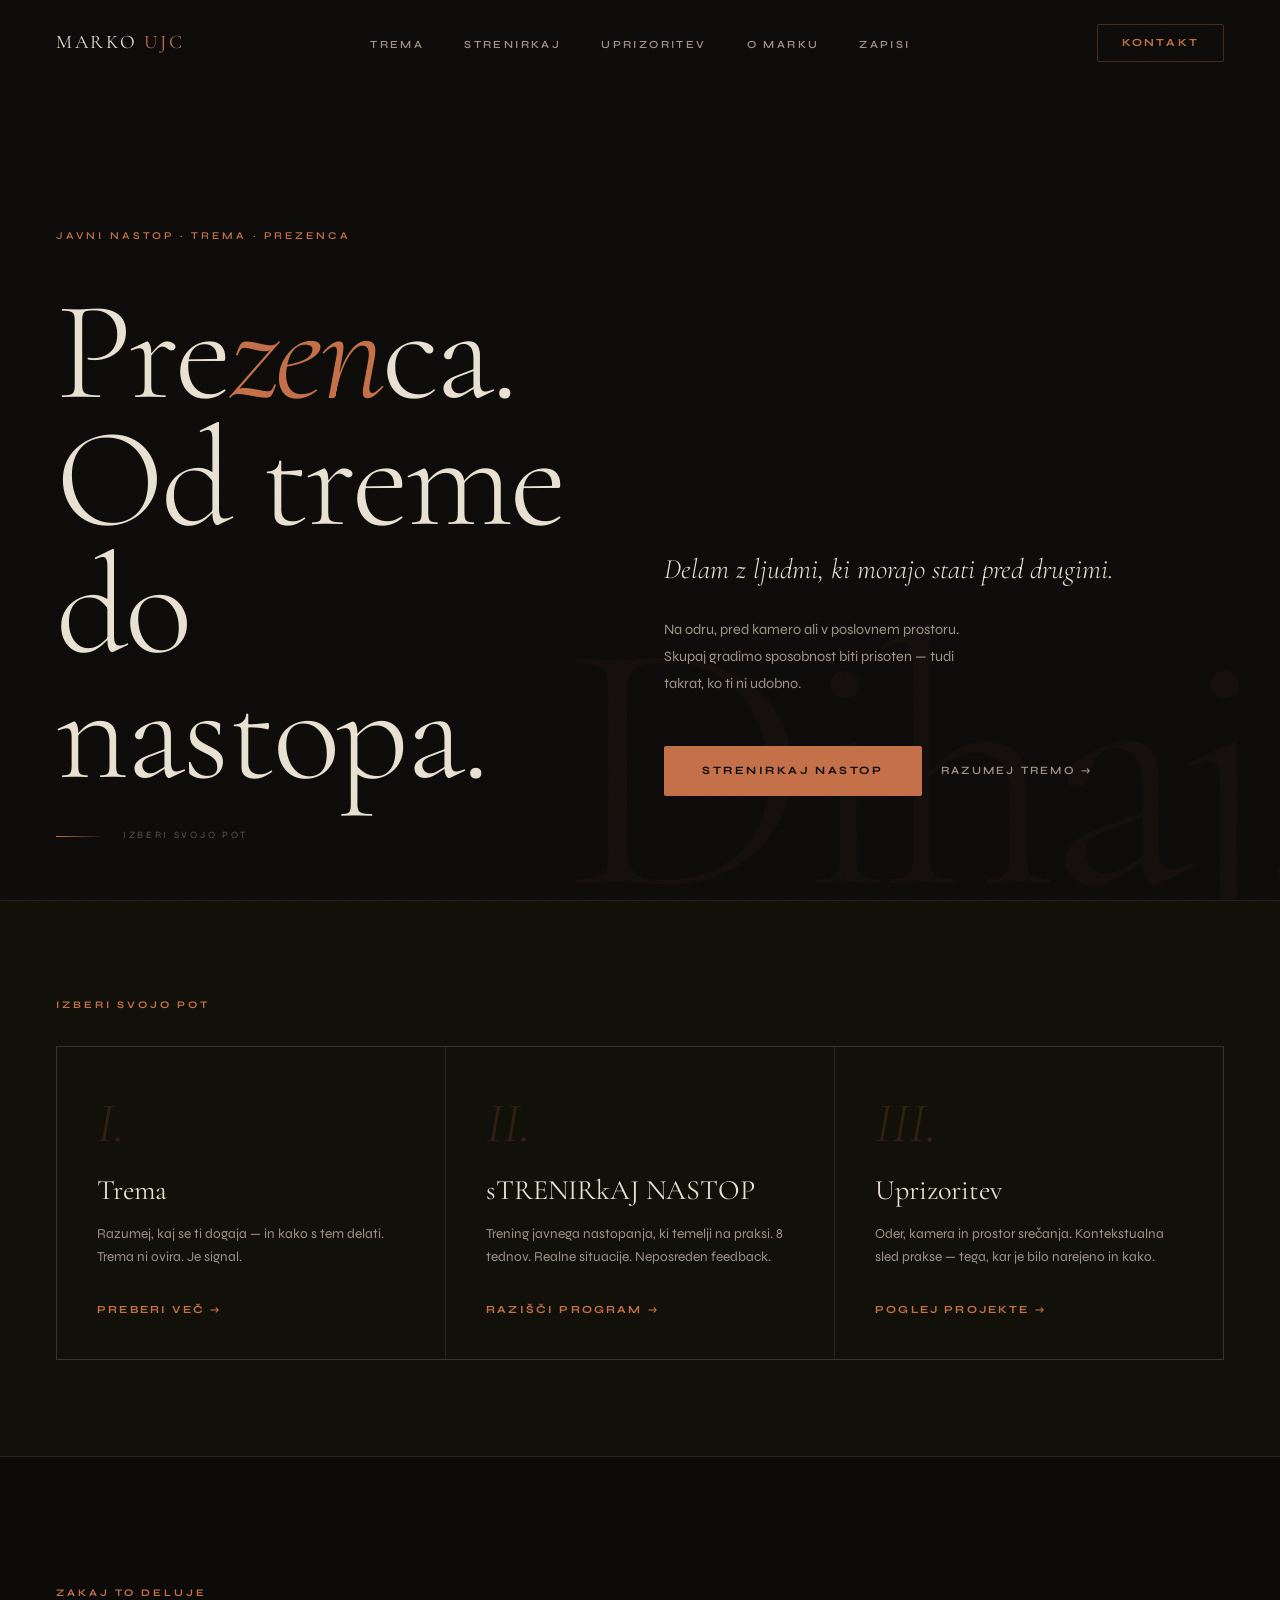
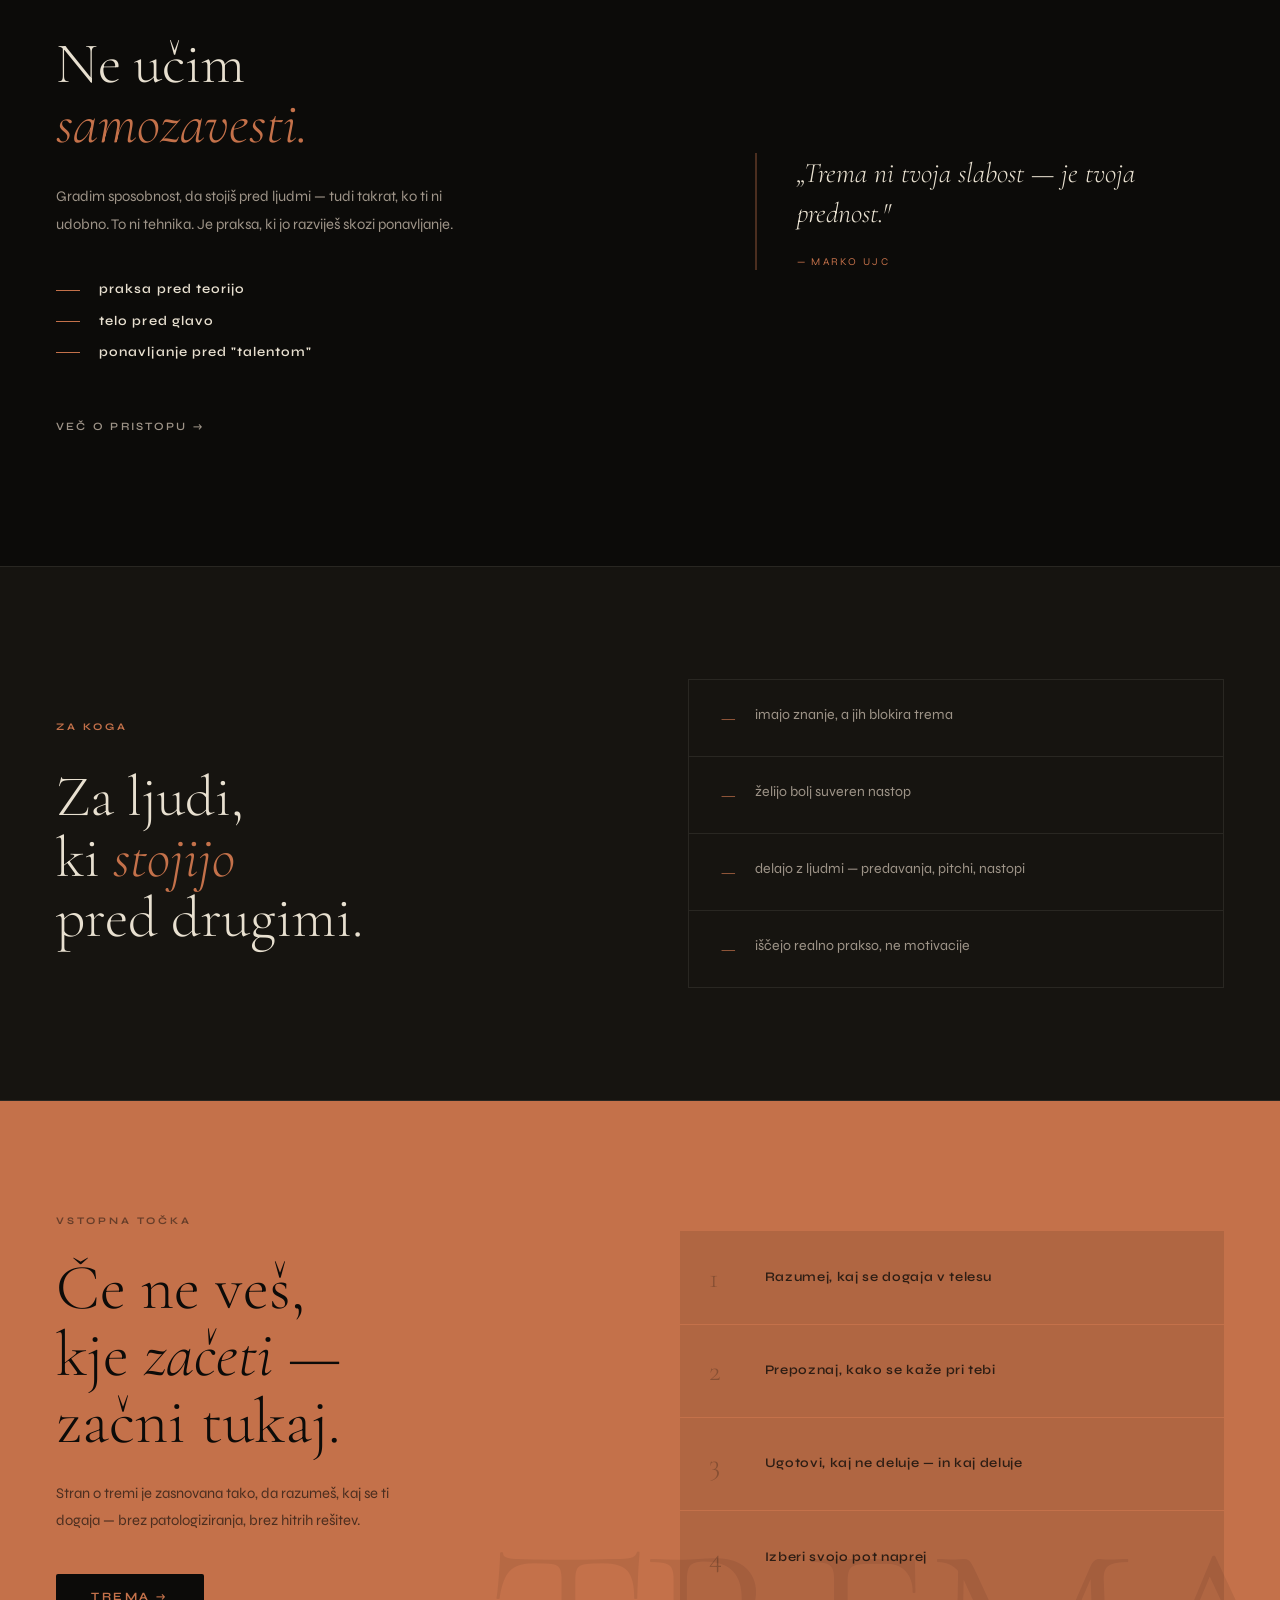
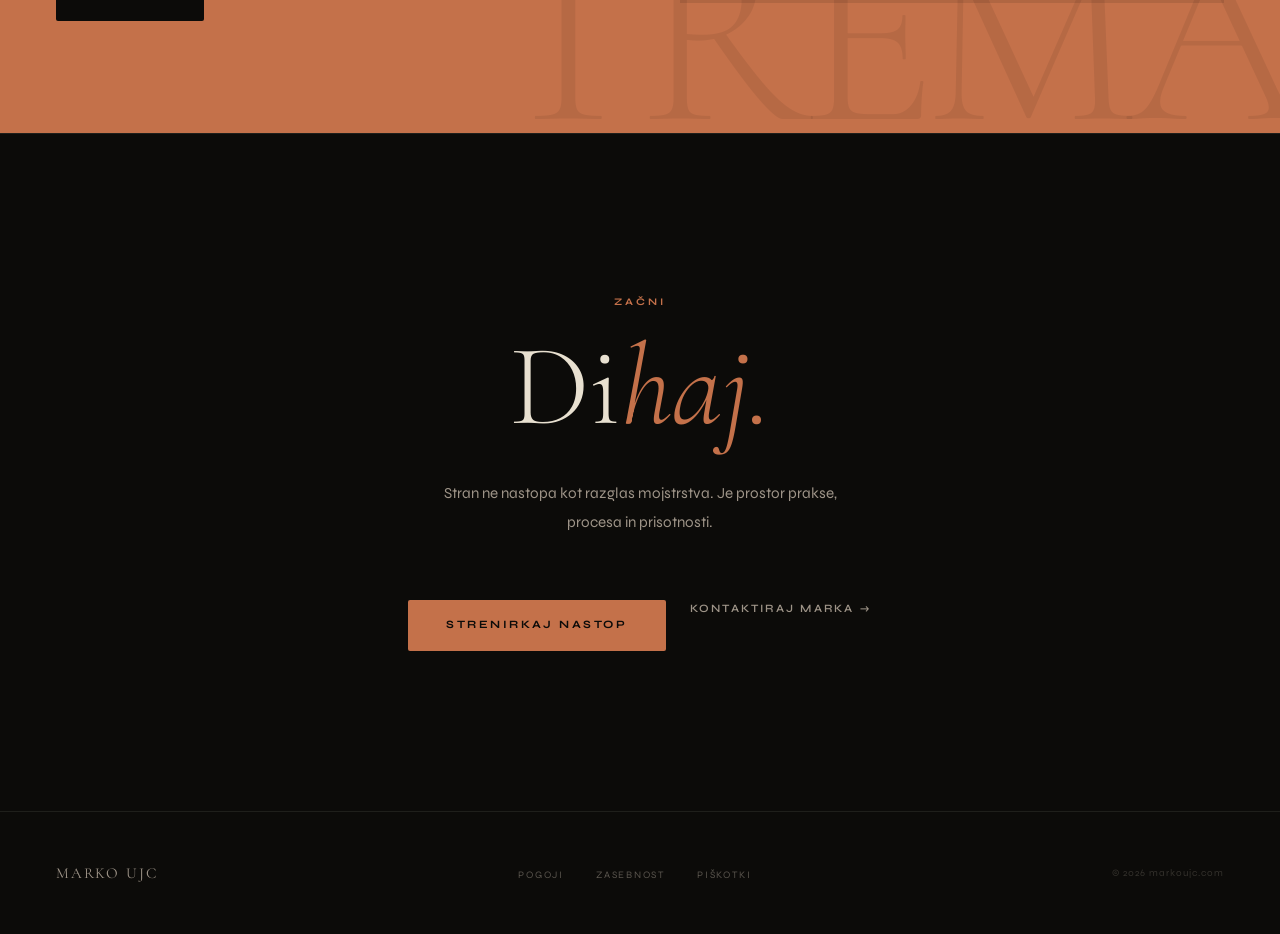
<file: index.html>
<!DOCTYPE html>
<html lang="sl">
<head>
  <meta charset="UTF-8" />
  <meta name="viewport" content="width=device-width, initial-scale=1.0" />

  <!-- ============================================================
       MARKO UJC – DOMAČA STRAN
       Uredi besedilo neposredno v tej datoteki.
       Skupne stile najdeš v: css/style.css
       ============================================================ -->

  <title>Marko Ujc – Dihaj.</title>
  <!-- SEO META -->
  <meta name="description" content="Javni nastop, trema in prezenca. Marko Ujc je trener nastopanja in gledališki ustvarjalec. Od odra do kamere." />
  <link rel="canonical" href="https://markoujc.com/" />

  <!-- FAVICON – temno ozadje, terracotta M -->
  <link rel="icon" href="data:image/svg+xml,<svg xmlns='http://www.w3.org/2000/svg' viewBox='0 0 100 100'><rect width='100' height='100' fill='%230c0b09'/><text y='.88em' font-size='68' font-family='Georgia,serif' fill='%23c4714a' font-style='italic' x='8'>M</text></svg>" />

  <!-- OPEN GRAPH – prikaz ob deljenju na LinkedIn, WhatsApp itd. -->
  <meta property="og:type" content="website" />
  <meta property="og:title" content="Marko Ujc – Dihaj." />
  <meta property="og:description" content="Javni nastop, trema in prezenca. Marko Ujc je trener nastopanja in gledališki ustvarjalec. Od odra do kamere." />
  <meta property="og:url" content="https://markoujc.com/" />
  <meta property="og:site_name" content="Marko Ujc" />
  <meta property="og:locale" content="sl_SI" />

  <!-- TWITTER CARD -->
  <meta name="twitter:card" content="summary" />
  <meta name="twitter:title" content="Marko Ujc – Dihaj." />
  <meta name="twitter:description" content="Javni nastop, trema in prezenca. Marko Ujc je trener nastopanja in gledališki ustvarjalec. Od odra do kamere." />

  <link rel="preconnect" href="https://fonts.googleapis.com" />
  <link rel="preconnect" href="https://fonts.gstatic.com" crossorigin />
  <link href="https://fonts.googleapis.com/css2?family=Cormorant+Garamond:ital,wght@0,300;0,400;0,500;0,600;1,300;1,400;1,500&family=Syne:wght@400;500;600;700&display=swap" rel="stylesheet" />
  <link rel="stylesheet" href="css/style.css" />

  <style>
    /* ── HERO ── */
    .hero {
      position: relative; z-index: 1;
      min-height: 100svh;
      display: grid; grid-template-rows: 1fr auto;
      padding: 0 3.5rem; overflow: hidden;
    }
    .hero-bg-text {
      position: absolute;
      font-family: var(--ff-disp);
      font-size: clamp(14rem, 28vw, 30rem);
      font-weight: 300; color: rgba(196,113,74,.04);
      white-space: nowrap; bottom: -3rem; right: -2rem;
      pointer-events: none; user-select: none;
      letter-spacing: -.04em; line-height: 1;
    }
    .hero-main {
      display: grid; grid-template-columns: 1fr 1fr;
      align-items: end; padding-top: 14rem; padding-bottom: 2rem; gap: 3rem;
    }
    .hero-eyebrow {
      font-size: .65rem; font-weight: 600;
      letter-spacing: .3em; text-transform: uppercase;
      color: var(--accent); margin-bottom: 2.8rem;
    }
    .hero-h1 {
      font-family: var(--ff-disp);
      font-size: clamp(5rem, 11vw, 11rem);
      font-weight: 300; line-height: .9; letter-spacing: -.02em;
    }
    .hero-h1 em { font-style: italic; color: var(--accent); }
    .hero-sub {
      font-family: var(--ff-disp);
      font-size: clamp(1.3rem, 2.2vw, 1.9rem);
      font-weight: 300; font-style: italic;
      line-height: 1.45; color: var(--cream); margin-bottom: 1.6rem;
    }
    .hero-desc {
      font-size: .9rem; line-height: 1.9;
      color: var(--cream-dim); max-width: 40ch; margin-bottom: 3rem;
    }
    .hero-actions { display: flex; gap: 1.2rem; align-items: center; flex-wrap: wrap; }
    .hero-scroll {
      display: flex; align-items: center; gap: 1.2rem;
      padding-bottom: 3.5rem;
    }
    .hero-scroll-line {
      width: 48px; height: 1px;
      background: linear-gradient(to right, var(--accent), transparent);
    }
    .hero-scroll span {
      font-size: .6rem; letter-spacing: .28em; text-transform: uppercase;
      color: var(--cream-xs);
    }

    /* ── POTI ── */
    .paths { position: relative; z-index: 1; background: var(--bg2); border-top: 1px solid var(--line); border-bottom: 1px solid var(--line); }
    .paths-inner { max-width: 1340px; margin: 0 auto; padding: 6rem 3.5rem; }
    .paths-grid { display: grid; grid-template-columns: repeat(3, 1fr); gap: 1px; background: var(--line); border: 1px solid var(--line); }
    .path-card { background: var(--bg2); padding: 3rem 2.5rem 2.5rem; display: flex; flex-direction: column; transition: background .3s; text-decoration: none; color: inherit; position: relative; overflow: hidden; }
    .path-card::before { content: ''; position: absolute; top: 0; left: 0; right: 0; height: 2px; background: var(--accent); transform: scaleX(0); transform-origin: left; transition: transform .35s; }
    .path-card:hover { background: rgba(196,113,74,.04); }
    .path-card:hover::before { transform: scaleX(1); }
    .path-num { font-family: var(--ff-disp); font-size: 3.5rem; font-weight: 300; font-style: italic; color: rgba(196,113,74,.18); line-height: 1; margin-bottom: 1.5rem; }
    .path-title { font-family: var(--ff-disp); font-size: clamp(1.6rem, 2.2vw, 2.2rem); font-weight: 400; line-height: 1.1; margin-bottom: 1rem; }
    .path-desc { font-size: .85rem; color: var(--cream-dim); line-height: 1.75; flex: 1; margin-bottom: 2rem; }
    .path-link { font-size: .68rem; font-weight: 700; letter-spacing: .2em; text-transform: uppercase; color: var(--accent); }

    /* ── ZAKAJ DELUJE ── */
    .why { position: relative; z-index: 1; }
    .why-inner { max-width: 1340px; margin: 0 auto; padding: 8rem 3.5rem; display: grid; grid-template-columns: 5fr 4fr; gap: 7rem; align-items: center; }
    .why-headline { font-family: var(--ff-disp); font-size: clamp(2.5rem, 4.5vw, 4.5rem); font-weight: 300; line-height: 1.05; margin-bottom: 1.8rem; }
    .why-headline em { font-style: italic; color: var(--accent); }
    .why-body { font-size: .92rem; color: var(--cream-dim); line-height: 1.9; margin-bottom: 2.5rem; max-width: 46ch; }
    .why-pillars { list-style: none; display: flex; flex-direction: column; gap: .6rem; margin-bottom: 3rem; }
    .why-pillars li { display: flex; align-items: center; gap: 1.2rem; font-size: .82rem; font-weight: 600; letter-spacing: .08em; color: var(--cream); }
    .why-pillars li::before { content: ''; width: 24px; height: 1px; background: var(--accent); flex-shrink: 0; }
    .why-quote-wrap { border-left: 2px solid rgba(196,113,74,.35); padding-left: 2.5rem; }
    .why-quote { font-family: var(--ff-disp); font-size: clamp(1.4rem, 2.2vw, 2rem); font-style: italic; font-weight: 300; line-height: 1.45; color: var(--cream); margin-bottom: 1.2rem; }
    .why-quote-meta { font-size: .65rem; letter-spacing: .22em; text-transform: uppercase; color: var(--accent); }

    /* ── ZA KOGA ── */
    .forkoga { position: relative; z-index: 1; background: var(--bg3); border-top: 1px solid var(--line); border-bottom: 1px solid var(--line); }
    .forkoga-inner { max-width: 1340px; margin: 0 auto; padding: 7rem 3.5rem; display: grid; grid-template-columns: 1fr 1fr; gap: 6rem; align-items: center; }
    .forkoga-headline { font-family: var(--ff-disp); font-size: clamp(2.5rem, 4.5vw, 4.2rem); font-weight: 300; line-height: 1.05; margin-top: 1.5rem; }
    .forkoga-headline em { font-style: italic; color: var(--accent); }
    .forkoga-list { list-style: none; display: flex; flex-direction: column; border: 1px solid var(--line); }
    .forkoga-item { padding: 1.5rem 2rem; border-bottom: 1px solid var(--line); display: flex; align-items: flex-start; gap: 1.2rem; font-size: .88rem; color: var(--cream-dim); line-height: 1.6; transition: background .25s, color .25s; }
    .forkoga-item:last-child { border-bottom: none; }
    .forkoga-item:hover { background: rgba(196,113,74,.05); color: var(--cream); }
    .forkoga-item::before { content: '—'; color: var(--accent); flex-shrink: 0; font-family: var(--ff-disp); font-size: 1.1rem; }

    /* ── VSTOP ── */
    .vstop { position: relative; z-index: 1; background: var(--accent); overflow: hidden; }
    .vstop::after { content: 'TREMA'; position: absolute; font-family: var(--ff-disp); font-size: clamp(8rem, 20vw, 22rem); font-weight: 300; color: rgba(0,0,0,.07); bottom: -2rem; right: -1rem; pointer-events: none; user-select: none; letter-spacing: -.04em; line-height: 1; }
    .vstop-inner { max-width: 1340px; margin: 0 auto; padding: 7rem 3.5rem; position: relative; z-index: 1; display: grid; grid-template-columns: 1fr 1fr; gap: 5rem; align-items: center; }
    .vstop-label { font-size: .63rem; font-weight: 700; letter-spacing: .3em; text-transform: uppercase; color: rgba(12,11,9,.5); margin-bottom: 1.5rem; }
    .vstop-headline { font-family: var(--ff-disp); font-size: clamp(2.5rem, 5vw, 5rem); font-weight: 300; line-height: 1.05; color: var(--bg); margin-bottom: 1.5rem; }
    .vstop-headline em { font-style: italic; }
    .vstop-desc { font-size: .92rem; color: rgba(12,11,9,.65); line-height: 1.85; max-width: 42ch; margin-bottom: 2.5rem; }
    .vstop-btn { display: inline-block; font-size: .7rem; font-weight: 700; letter-spacing: .22em; text-transform: uppercase; color: var(--accent); background: var(--bg); text-decoration: none; padding: .9rem 2.2rem; border-radius: 2px; transition: background .2s; }
    .vstop-btn:hover { background: rgba(12,11,9,.85); }
    .vstop-steps { list-style: none; display: flex; flex-direction: column; gap: 1px; }
    .vstop-step { background: rgba(0,0,0,.1); padding: 1.4rem 1.8rem; display: flex; align-items: center; gap: 1.5rem; transition: background .2s; }
    .vstop-step:hover { background: rgba(0,0,0,.16); }
    .vstop-step-num { font-family: var(--ff-disp); font-size: 1.8rem; font-weight: 300; color: rgba(12,11,9,.25); flex-shrink: 0; width: 2rem; }
    .vstop-step-text { font-size: .82rem; font-weight: 600; letter-spacing: .05em; color: rgba(12,11,9,.8); }

    /* ── MANIFEST ── */
    .manifest { position: relative; z-index: 1; border-top: 1px solid var(--line); }
    .manifest-inner { max-width: 1340px; margin: 0 auto; padding: 10rem 3.5rem; text-align: center; }
    .manifest-pre { font-size: .63rem; font-weight: 700; letter-spacing: .3em; text-transform: uppercase; color: var(--accent); margin-bottom: 1.5rem; }
    .manifest-title { font-family: var(--ff-disp); font-size: clamp(4rem, 9vw, 10rem); font-weight: 300; line-height: .9; margin-bottom: 2.5rem; }
    .manifest-title em { font-style: italic; color: var(--accent); }
    .manifest-body { font-size: .95rem; color: var(--cream-dim); max-width: 48ch; margin: 0 auto 4rem; line-height: 1.9; }
    .manifest-actions { display: flex; gap: 1.5rem; justify-content: center; flex-wrap: wrap; }

    /* ── MOBILNO ── */
    @media (max-width: 960px) {
      .hero { padding: 0 1.8rem; }
      .hero-main { grid-template-columns: 1fr; padding-top: 9rem; gap: 2rem; }
      .paths-inner, .why-inner, .forkoga-inner, .vstop-inner, .manifest-inner { padding: 5rem 1.8rem; }
      .paths-grid { grid-template-columns: 1fr; }
      .why-inner { grid-template-columns: 1fr; gap: 3.5rem; }
      .forkoga-inner { grid-template-columns: 1fr; gap: 3rem; }
      .vstop-inner { grid-template-columns: 1fr; gap: 3rem; }
    }
  </style>
  <!-- SCHEMA.ORG – strukturirani podatki za Google -->
  <script type="application/ld+json">
  {
    "@context": "https://schema.org",
    "@type": "Person",
    "name": "Marko Ujc",
    "url": "https://markoujc.com",
    "jobTitle": "Trener javnega nastopanja, igralec, režiser",
    "description": "Javni nastop, trema in prezenca. Od odra do kamere.",
    "sameAs": [],
    "offers": {
      "@type": "Offer",
      "name": "sTRENIRkAJ NASTOP",
      "description": "8-tedenski trening javnega nastopanja",
      "url": "https://markoujc.com/strenirkaj-nastop/"
    }
  }
  </script>
</head>
<body>

<!-- ============================================================
     NAVIGACIJA – enaka na vseh straneh
     Zamenjaj href vrednosti če spreminjaš URL strukturo
     ============================================================ -->
<nav class="site-nav" id="site-nav">
  <a href="index.html" class="nav-logo">Marko <span>Ujc</span></a>
  <ul class="nav-links">
    <li><a href="trema/index.html">Trema</a></li>
    <li><a href="strenirkaj-nastop/index.html">sTRENIRkAJ</a></li>
    <li><a href="uprizoritev/index.html">Uprizoritev</a></li>
    <li><a href="o-marku/index.html">O Marku</a></li>
    <li><a href="zapisi/index.html">Zapisi</a></li>
  </ul>
  <button class="nav-hamburger" id="hamburger" aria-label="Meni">
    <span></span><span></span><span></span>
  </button>
  <a href="kontakt/index.html" class="nav-cta">Kontakt</a>
</nav>

<!-- Mobilni meni -->
<div class="nav-mobile" id="nav-mobile">
  <a href="trema/index.html">Trema</a>
  <a href="strenirkaj-nastop/index.html">sTRENIRkAJ NASTOP</a>
  <a href="uprizoritev/index.html">Uprizoritev</a>
  <a href="o-marku/index.html">O Marku</a>
  <a href="zapisi/index.html">Zapisi</a>
  <a href="kontakt/index.html">Kontakt</a>
</div>

<!-- ============================================================
     HERO – UREDI BESEDILO TUKAJ
     ============================================================ -->
<section class="hero">
  <div class="hero-bg-text" aria-hidden="true">Dihaj.</div>
  <div class="hero-main">
    <div>
      <!-- Majhen napis nad naslovom -->
      <p class="hero-eyebrow anim-fadeup">Javni nastop · Trema · Prezenca</p>
      <!-- Glavni naslov -->
      <h1 class="hero-h1 anim-fadeup anim-delay-1">Pre<em>zen</em>ca.<br>Od treme<br>do nastopa.</h1>
    </div>
    <div class="anim-fadeup anim-delay-2">
      <!-- Podnaslov -->
      <p class="hero-sub">Delam z ljudmi, ki morajo stati pred drugimi.</p>
      <!-- Opis -->
      <p class="hero-desc">Na odru, pred kamero ali v poslovnem prostoru. Skupaj gradimo sposobnost biti prisoten — tudi takrat, ko ti ni udobno.</p>
      <div class="hero-actions">
        <a href="strenirkaj-nastop/index.html" class="btn-primary">sTRENIRkAJ NASTOP</a>
        <a href="trema/index.html" class="btn-ghost">Razumej tremo</a>
      </div>
    </div>
  </div>
  <div class="hero-scroll anim-fadeup anim-delay-4">
    <div class="hero-scroll-line"></div>
    <span>Izberi svojo pot</span>
  </div>
</section>

<!-- ============================================================
     POTI – 3 VSTOPNE TOČKE
     ============================================================ -->
<div class="paths">
  <div class="paths-inner">
    <p class="section-label reveal">Izberi svojo pot</p>
    <div class="paths-grid">
      <a href="trema/index.html" class="path-card reveal">
        <div class="path-num">I.</div>
        <div class="path-title">Trema</div>
        <p class="path-desc">Razumej, kaj se ti dogaja — in kako s tem delati. Trema ni ovira. Je signal.</p>
        <div class="path-link">Preberi več →</div>
      </a>
      <a href="strenirkaj-nastop/index.html" class="path-card reveal rd1">
        <div class="path-num">II.</div>
        <div class="path-title">sTRENIRkAJ NASTOP</div>
        <p class="path-desc">Trening javnega nastopanja, ki temelji na praksi. 8 tednov. Realne situacije. Neposreden feedback.</p>
        <div class="path-link">Razišči program →</div>
      </a>
      <a href="uprizoritev/index.html" class="path-card reveal rd2">
        <div class="path-num">III.</div>
        <div class="path-title">Uprizoritev</div>
        <p class="path-desc">Oder, kamera in prostor srečanja. Kontekstualna sled prakse — tega, kar je bilo narejeno in kako.</p>
        <div class="path-link">Poglej projekte →</div>
      </a>
    </div>
  </div>
</div>

<!-- ============================================================
     ZAKAJ DELUJE
     ============================================================ -->
<section class="why">
  <div class="why-inner">
    <div>
      <p class="section-label reveal">Zakaj to deluje</p>
      <h2 class="why-headline reveal rd1">Ne učim<br><em>samozavesti.</em></h2>
      <p class="why-body reveal rd2">Gradim sposobnost, da stojiš pred ljudmi — tudi takrat, ko ti ni udobno. To ni tehnika. Je praksa, ki jo razviješ skozi ponavljanje.</p>
      <ul class="why-pillars reveal rd3">
        <li>praksa pred teorijo</li>
        <li>telo pred glavo</li>
        <li>ponavljanje pred "talentom"</li>
      </ul>
      <a href="o-marku/index.html" class="btn-ghost reveal rd4">Več o pristopu</a>
    </div>
    <div>
      <div class="why-quote-wrap reveal rd2">
        <!-- CITAT – uredi tukaj -->
        <blockquote class="why-quote">„Trema ni tvoja slabost — je tvoja prednost."</blockquote>
        <p class="why-quote-meta">— Marko Ujc</p>
      </div>
    </div>
  </div>
</section>

<!-- ============================================================
     ZA KOGA
     ============================================================ -->
<div class="forkoga">
  <div class="forkoga-inner">
    <div>
      <p class="section-label reveal">Za koga</p>
      <h2 class="forkoga-headline reveal rd1">Za ljudi,<br>ki <em>stojijo</em><br>pred drugimi.</h2>
    </div>
    <!-- SEZNAM – dodaj ali odstrani <li> elemente -->
    <ul class="forkoga-list reveal rd1">
      <li class="forkoga-item">imajo znanje, a jih blokira trema</li>
      <li class="forkoga-item">želijo bolj suveren nastop</li>
      <li class="forkoga-item">delajo z ljudmi — predavanja, pitchi, nastopi</li>
      <li class="forkoga-item">iščejo realno prakso, ne motivacije</li>
    </ul>
  </div>
</div>

<!-- ============================================================
     VSTOPNA TOČKA (terracotta sekcija)
     ============================================================ -->
<div class="vstop">
  <div class="vstop-inner">
    <div>
      <p class="vstop-label reveal">Vstopna točka</p>
      <h2 class="vstop-headline reveal rd1">Če ne veš,<br>kje <em>začeti</em> —<br>začni tukaj.</h2>
      <p class="vstop-desc reveal rd2">Stran o tremi je zasnovana tako, da razumeš, kaj se ti dogaja — brez patologiziranja, brez hitrih rešitev.</p>
      <a href="trema/index.html" class="vstop-btn reveal rd3">TREMA →</a>
    </div>
    <ul class="vstop-steps reveal rd2">
      <li class="vstop-step"><span class="vstop-step-num">1</span><span class="vstop-step-text">Razumej, kaj se dogaja v telesu</span></li>
      <li class="vstop-step"><span class="vstop-step-num">2</span><span class="vstop-step-text">Prepoznaj, kako se kaže pri tebi</span></li>
      <li class="vstop-step"><span class="vstop-step-num">3</span><span class="vstop-step-text">Ugotovi, kaj ne deluje — in kaj deluje</span></li>
      <li class="vstop-step"><span class="vstop-step-num">4</span><span class="vstop-step-text">Izberi svojo pot naprej</span></li>
    </ul>
  </div>
</div>

<!-- ============================================================
     ZAKLJUČNI MANIFEST
     ============================================================ -->
<section class="manifest">
  <div class="manifest-inner">
    <p class="manifest-pre reveal">Začni</p>
    <h2 class="manifest-title reveal rd1">Di<em>haj.</em></h2>
    <p class="manifest-body reveal rd2">Stran ne nastopa kot razglas mojstrstva. Je prostor prakse, procesa in prisotnosti.</p>
    <div class="manifest-actions reveal rd3">
      <a href="strenirkaj-nastop/index.html" class="btn-primary">sTRENIRkAJ NASTOP</a>
      <a href="kontakt/index.html" class="btn-ghost">Kontaktiraj Marka</a>
    </div>
  </div>
</section>

<!-- ============================================================
     FOOTER – enak na vseh straneh
     ============================================================ -->
<footer class="site-footer">
  <div class="footer-logo">Marko Ujc</div>
  <ul class="footer-links">
    <li><a href="pravno/pogoji.html">Pogoji</a></li>
    <li><a href="pravno/zasebnost.html">Zasebnost</a></li>
    <li><a href="pravno/piskotki.html">Piškotki</a></li>
  </ul>
  <!-- LETNICA – posodobi vsako leto -->
  <div class="footer-copy">© 2026 markoujc.com</div>
</footer>

<script src="js/main.js"></script>
</body>
</html>
</file>
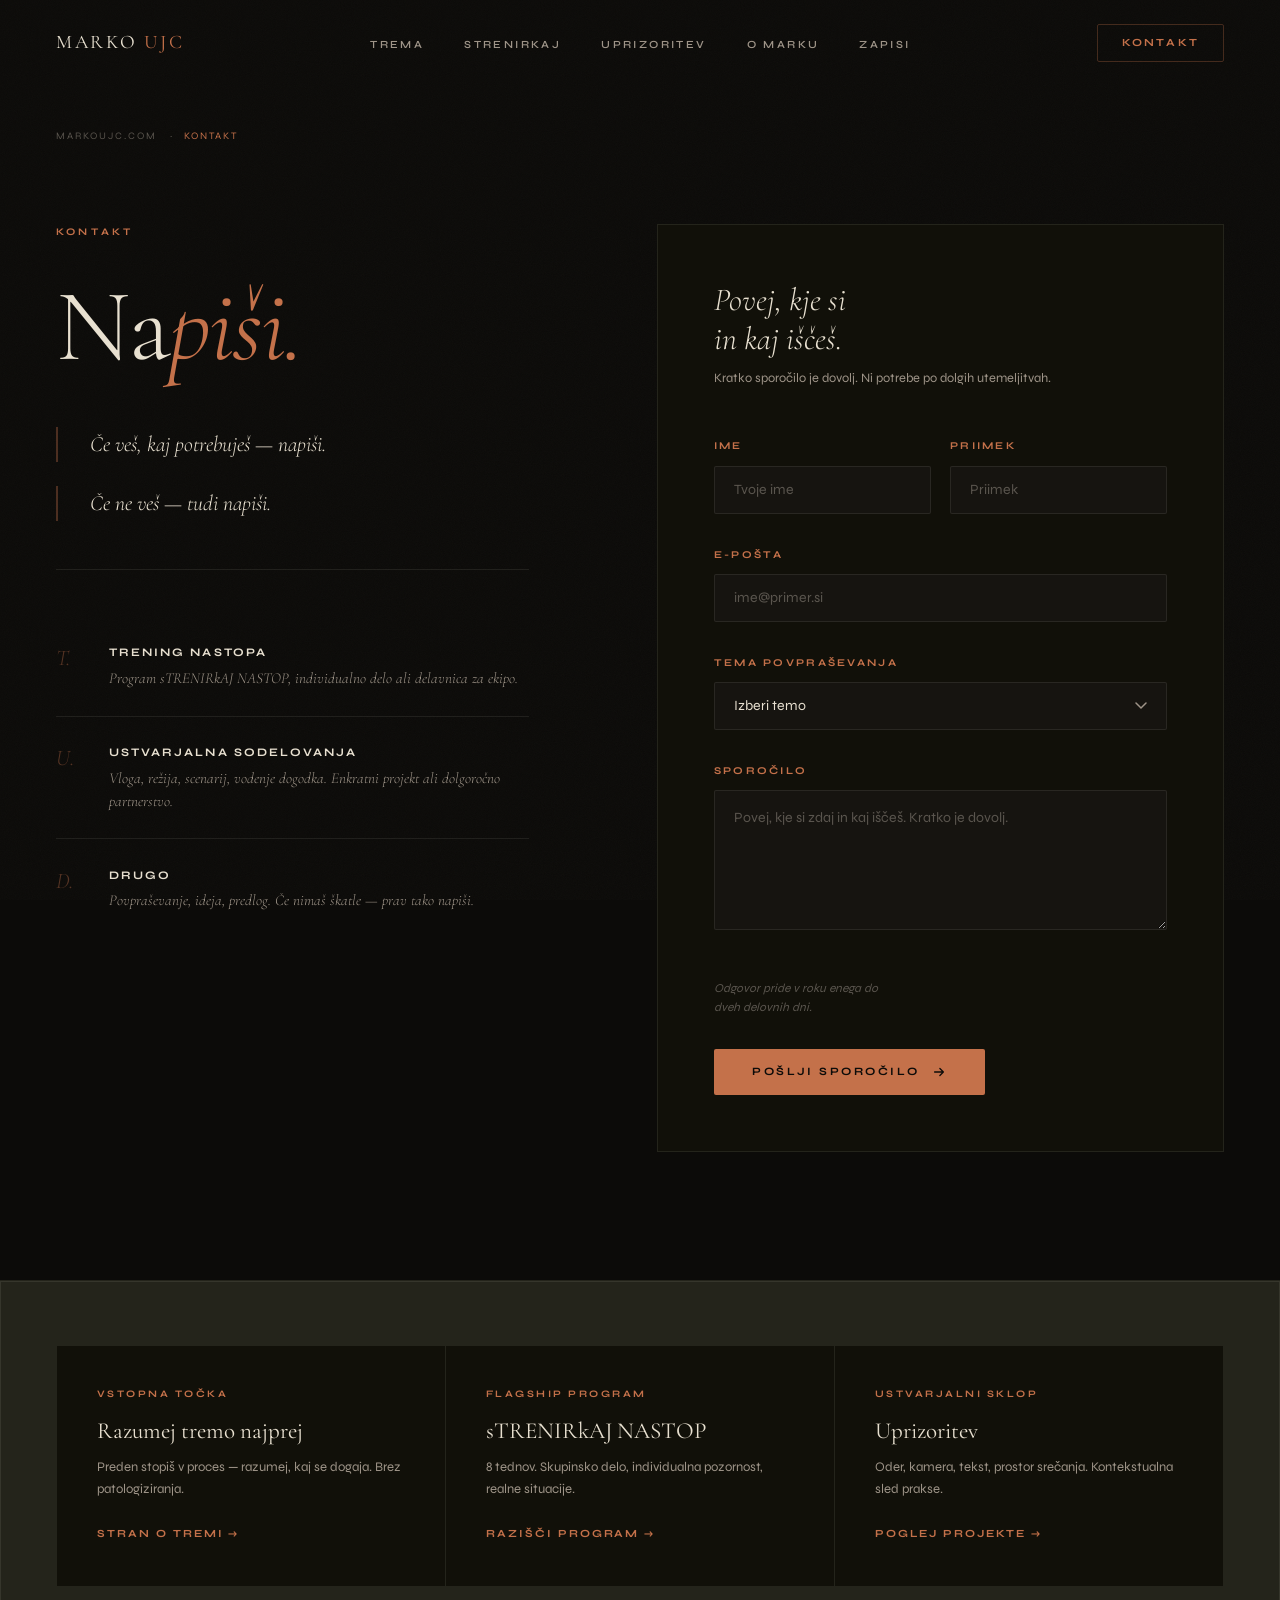
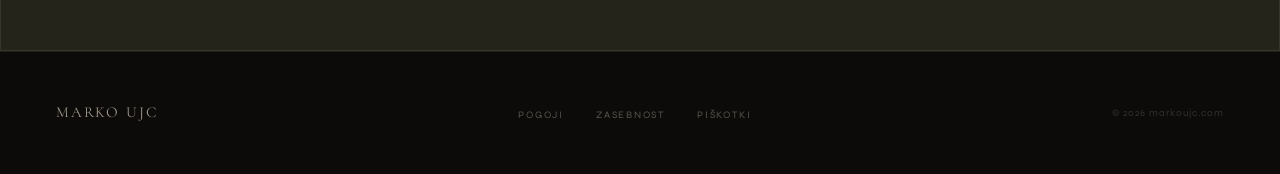
<file: kontakt/index.html>
<!DOCTYPE html>
<html lang="sl">
<head>
  <meta charset="UTF-8" />
  <meta name="viewport" content="width=device-width, initial-scale=1.0" />
  <title>Kontakt – Marko Ujc</title>
  <!-- SEO META -->
  <meta name="description" content="Napiši Marku. Program sTRENIRkAJ NASTOP, individualno delo ali ustvarjalno sodelovanje." />
  <link rel="canonical" href="https://markoujc.com/kontakt/" />

  <!-- FAVICON – temno ozadje, terracotta M -->
  <link rel="icon" href="data:image/svg+xml,<svg xmlns='http://www.w3.org/2000/svg' viewBox='0 0 100 100'><rect width='100' height='100' fill='%230c0b09'/><text y='.88em' font-size='68' font-family='Georgia,serif' fill='%23c4714a' font-style='italic' x='8'>M</text></svg>" />

  <!-- OPEN GRAPH – prikaz ob deljenju na LinkedIn, WhatsApp itd. -->
  <meta property="og:type" content="website" />
  <meta property="og:title" content="Kontakt – Marko Ujc" />
  <meta property="og:description" content="Napiši Marku. Program sTRENIRkAJ NASTOP, individualno delo ali ustvarjalno sodelovanje." />
  <meta property="og:url" content="https://markoujc.com/kontakt/" />
  <meta property="og:site_name" content="Marko Ujc" />
  <meta property="og:locale" content="sl_SI" />

  <!-- TWITTER CARD -->
  <meta name="twitter:card" content="summary" />
  <meta name="twitter:title" content="Kontakt – Marko Ujc" />
  <meta name="twitter:description" content="Napiši Marku. Program sTRENIRkAJ NASTOP, individualno delo ali ustvarjalno sodelovanje." />
  <link rel="preconnect" href="https://fonts.googleapis.com" />
  <link rel="preconnect" href="https://fonts.gstatic.com" crossorigin />
  <link rel="stylesheet" href="../css/style.css" />
  <link href="https://fonts.googleapis.com/css2?family=Cormorant+Garamond:ital,wght@0,300;0,400;0,500;0,600;1,300;1,400;1,500&family=Syne:wght@400;500;600;700&display=swap" rel="stylesheet" />

  <style>
    *, *::before, *::after { box-sizing: border-box; margin: 0; padding: 0; }

    :root {
      --bg:        #0c0b09;
      --bg2:       #111009;
      --bg3:       #161410;
      --cream:     #e8e0d0;
      --cream-dim: #9e9488;
      --cream-xs:  #5a554e;
      --accent:    #c4714a;
      --accent-lt: #d4895e;
      --line:      rgba(232,224,208,.09);
      --ff-disp:   'Cormorant Garamond', Georgia, serif;
      --ff-body:   'Syne', sans-serif;
    }

    html { scroll-behavior: smooth; }

    body {
      background: var(--bg);
      color: var(--cream);
      font-family: var(--ff-body);
      font-size: 16px;
      line-height: 1.65;
      overflow-x: hidden;
      min-height: 100svh;
    }

    body::before {
      content: '';
      position: fixed; inset: 0; z-index: 0; pointer-events: none;
      opacity: .028;
      background-image: url("data:image/svg+xml,%3Csvg viewBox='0 0 256 256' xmlns='http://www.w3.org/2000/svg'%3E%3Cfilter id='n'%3E%3CfeTurbulence type='fractalNoise' baseFrequency='.85' numOctaves='4' stitchTiles='stitch'/%3E%3C/filter%3E%3Crect width='100%25' height='100%25' filter='url(%23n)'/%3E%3C/svg%3E");
      background-size: 200px;
    }

    /* ── NAV ── */
    nav {
      position: fixed; top: 0; left: 0; right: 0; z-index: 100;
      display: flex; align-items: center; justify-content: space-between;
      padding: 1.5rem 3.5rem;
      border-bottom: 1px solid transparent;
      transition: border-color .4s, background .4s, backdrop-filter .4s;
    }
    nav.scrolled {
      border-color: var(--line);
      background: rgba(12,11,9,.88);
      backdrop-filter: blur(18px);
    }
    .nav-logo {
      font-family: var(--ff-disp);
      font-size: 1.2rem; font-weight: 400;
      letter-spacing: .14em; text-transform: uppercase;
      color: var(--cream); text-decoration: none;
    }
    .nav-logo span { color: var(--accent); }
    .nav-links { display: flex; gap: 2.5rem; list-style: none; }
    .nav-links a {
      font-size: .68rem; font-weight: 600;
      letter-spacing: .22em; text-transform: uppercase;
      color: var(--cream-dim); text-decoration: none;
      transition: color .2s;
    }
    .nav-links a:hover { color: var(--cream); }
    .nav-links a.active { color: var(--accent); }
    .nav-cta {
      font-size: .68rem; font-weight: 700;
      letter-spacing: .2em; text-transform: uppercase;
      color: var(--accent); text-decoration: none;
      border: 1px solid rgba(196,113,74,.3);
      padding: .55rem 1.5rem; border-radius: 2px;
      transition: background .2s, color .2s, border-color .2s;
    }
    .nav-cta:hover { background: var(--accent); color: var(--bg); border-color: var(--accent); }

    /* ── BREADCRUMB ── */
    .breadcrumb {
      position: relative; z-index: 1;
      padding: 8rem 3.5rem 0;
      display: flex; align-items: center; gap: .8rem;
    }
    .breadcrumb a {
      font-size: .62rem; letter-spacing: .2em; text-transform: uppercase;
      color: var(--cream-xs); text-decoration: none; transition: color .2s;
    }
    .breadcrumb a:hover { color: var(--cream-dim); }
    .breadcrumb-sep { color: var(--cream-xs); font-size: .62rem; }
    .breadcrumb-current {
      font-size: .62rem; letter-spacing: .2em; text-transform: uppercase;
      color: var(--accent);
    }

    /* ── MAIN LAYOUT ── */
    .main {
      position: relative; z-index: 1;
      max-width: 1340px; margin: 0 auto;
      padding: 5rem 3.5rem 8rem;
      display: grid;
      grid-template-columns: 5fr 6fr;
      gap: 8rem;
      align-items: start;
    }

    /* ── LEFT COLUMN ── */
    .left { }

    .hero-eyebrow {
      font-size: .63rem; font-weight: 700;
      letter-spacing: .32em; text-transform: uppercase;
      color: var(--accent); margin-bottom: 2.5rem;
      opacity: 0; animation: fadeUp .7s .1s forwards;
    }

    .hero-h1 {
      font-family: var(--ff-disp);
      font-size: clamp(4rem, 8vw, 8.5rem);
      font-weight: 300; line-height: .88;
      letter-spacing: -.02em;
      margin-bottom: 3.5rem;
      opacity: 0; animation: fadeUp .9s .25s forwards;
    }
    .hero-h1 em { font-style: italic; color: var(--accent); }

    .contact-philosophy {
      opacity: 0; animation: fadeUp .9s .45s forwards;
    }
    .contact-philosophy p {
      font-family: var(--ff-disp);
      font-size: clamp(1.1rem, 1.7vw, 1.45rem);
      font-weight: 300; font-style: italic;
      line-height: 1.6; color: var(--cream);
      border-left: 2px solid rgba(196,113,74,.35);
      padding-left: 2rem;
      margin-bottom: 1.5rem;
      transition: border-color .3s;
    }
    .contact-philosophy p:hover { border-color: rgba(196,113,74,.7); }

    .divider-line {
      width: 100%; height: 1px;
      background: var(--line);
      margin: 3rem 0;
      opacity: 0; animation: fadeIn .8s .65s forwards;
    }

    /* ── CONTACT PATHS ── */
    .contact-paths {
      display: flex; flex-direction: column; gap: 1px;
      opacity: 0; animation: fadeUp .8s .75s forwards;
    }
    .contact-path {
      display: flex; align-items: flex-start; gap: 1.5rem;
      padding: 1.6rem 0;
      border-bottom: 1px solid var(--line);
    }
    .contact-path:last-child { border-bottom: none; }
    .path-icon {
      font-family: var(--ff-disp);
      font-size: 1.4rem; font-style: italic; font-weight: 300;
      color: rgba(196,113,74,.4);
      flex-shrink: 0; line-height: 1.3;
      width: 1.8rem;
    }
    .path-content { }
    .path-title {
      font-size: .72rem; font-weight: 700;
      letter-spacing: .18em; text-transform: uppercase;
      color: var(--cream); margin-bottom: .3rem;
    }
    .path-desc {
      font-family: var(--ff-disp);
      font-size: .95rem; font-style: italic; font-weight: 300;
      color: var(--cream-dim); line-height: 1.5;
    }

    /* ── RIGHT COLUMN / FORM ── */
    .right {
      opacity: 0; animation: fadeUp .9s .4s forwards;
    }

    .form-wrap {
      background: var(--bg2);
      border: 1px solid var(--line);
      padding: 3.5rem;
    }

    .form-heading {
      font-family: var(--ff-disp);
      font-size: clamp(1.5rem, 2.5vw, 2.2rem);
      font-weight: 300; font-style: italic;
      color: var(--cream); margin-bottom: .6rem;
      line-height: 1.2;
    }
    .form-subheading {
      font-size: .8rem; color: var(--cream-dim);
      line-height: 1.7; margin-bottom: 3rem;
    }

    /* FORM FIELDS */
    .field {
      margin-bottom: 2rem;
    }
    .field-label {
      display: block;
      font-size: .65rem; font-weight: 700;
      letter-spacing: .22em; text-transform: uppercase;
      color: var(--accent); margin-bottom: .7rem;
    }
    .field-input,
    .field-textarea,
    .field-select {
      width: 100%;
      background: var(--bg3);
      border: 1px solid var(--line);
      color: var(--cream);
      font-family: var(--ff-body);
      font-size: .88rem;
      padding: .9rem 1.2rem;
      border-radius: 2px;
      transition: border-color .2s, background .2s;
      outline: none;
      appearance: none;
    }
    .field-input::placeholder,
    .field-textarea::placeholder { color: var(--cream-xs); }
    .field-input:focus,
    .field-textarea:focus,
    .field-select:focus {
      border-color: rgba(196,113,74,.5);
      background: rgba(196,113,74,.04);
    }
    .field-textarea {
      resize: vertical; min-height: 140px;
      line-height: 1.7;
    }
    .field-select {
      cursor: pointer;
      background-image: url("data:image/svg+xml,%3Csvg xmlns='http://www.w3.org/2000/svg' width='12' height='8' viewBox='0 0 12 8'%3E%3Cpath d='M1 1l5 5 5-5' stroke='%239e9488' stroke-width='1.5' fill='none' stroke-linecap='round'/%3E%3C/svg%3E");
      background-repeat: no-repeat;
      background-position: right 1.2rem center;
      padding-right: 3rem;
    }
    .field-select option {
      background: var(--bg2); color: var(--cream);
    }

    /* FIELD ROW */
    .field-row {
      display: grid; grid-template-columns: 1fr 1fr;
      gap: 1.2rem;
    }

    /* SUBMIT */
    .form-submit {
      margin-top: 2.5rem;
      display: flex; align-items: center;
      justify-content: space-between; gap: 2rem;
      flex-wrap: wrap;
    }
    .submit-note {
      font-size: .75rem; color: var(--cream-xs);
      line-height: 1.6; max-width: 26ch;
      font-style: italic;
    }
    .btn-submit {
      display: inline-flex; align-items: center; gap: .8rem;
      font-size: .7rem; font-weight: 700;
      letter-spacing: .22em; text-transform: uppercase;
      color: var(--bg); background: var(--accent);
      border: none; cursor: pointer;
      padding: 1rem 2.4rem; border-radius: 2px;
      transition: background .2s, transform .2s;
      font-family: var(--ff-body);
    }
    .btn-submit:hover { background: var(--accent-lt); transform: translateY(-2px); }
    .btn-submit svg {
      width: 14px; height: 14px;
      transition: transform .2s;
    }
    .btn-submit:hover svg { transform: translateX(3px); }

    /* SUCCESS STATE */
    .form-success {
      display: none;
      text-align: center;
      padding: 4rem 2rem;
    }
    .form-success.visible { display: block; }
    .form-success-icon {
      font-family: var(--ff-disp);
      font-size: 5rem; font-style: italic; font-weight: 300;
      color: var(--accent); line-height: 1;
      margin-bottom: 1.5rem;
    }
    .form-success-title {
      font-family: var(--ff-disp);
      font-size: clamp(1.5rem, 2.5vw, 2.2rem);
      font-weight: 300; font-style: italic;
      color: var(--cream); margin-bottom: 1rem;
    }
    .form-success-body {
      font-size: .85rem; color: var(--cream-dim); line-height: 1.8;
    }

    /* ── BOTTOM BAR ── */
    .bottom-bar {
      position: relative; z-index: 1;
      background: var(--bg2);
      border-top: 1px solid var(--line);
    }
    .bottom-bar-inner {
      max-width: 1340px; margin: 0 auto;
      padding: 4rem 3.5rem;
      display: grid; grid-template-columns: repeat(3, 1fr);
      gap: 1px; background: var(--line);
      border: 1px solid var(--line);
    }
    .bottom-item {
      background: var(--bg2);
      padding: 2.5rem 2.5rem;
    }
    .bottom-item-label {
      font-size: .62rem; font-weight: 700;
      letter-spacing: .25em; text-transform: uppercase;
      color: var(--accent); margin-bottom: 1rem;
    }
    .bottom-item-title {
      font-family: var(--ff-disp);
      font-size: clamp(1.2rem, 1.8vw, 1.6rem);
      font-weight: 400; line-height: 1.2;
      margin-bottom: .6rem;
    }
    .bottom-item-desc {
      font-size: .82rem; color: var(--cream-dim); line-height: 1.7;
      margin-bottom: 1.2rem;
    }
    .bottom-item-link {
      font-size: .68rem; font-weight: 700;
      letter-spacing: .18em; text-transform: uppercase;
      color: var(--accent); text-decoration: none;
      transition: color .2s;
    }
    .bottom-item-link:hover { color: var(--accent-lt); }
    .bottom-item-link::after { content: ' →'; }

    /* ── FOOTER ── */
    footer {
      position: relative; z-index: 1;
      border-top: 1px solid var(--line);
      padding: 3rem 3.5rem;
      display: flex; align-items: center; justify-content: space-between;
    }
    .footer-logo {
      font-family: var(--ff-disp);
      font-size: .95rem; letter-spacing: .12em; text-transform: uppercase;
      color: var(--cream-dim);
    }
    .footer-links { display: flex; gap: 2rem; list-style: none; }
    .footer-links a {
      font-size: .62rem; letter-spacing: .18em; text-transform: uppercase;
      color: var(--cream-xs); text-decoration: none; transition: color .2s;
    }
    .footer-links a:hover { color: var(--cream-dim); }
    .footer-copy { font-size: .62rem; color: rgba(90,85,78,.5); letter-spacing: .1em; }

    /* ── ANIMATIONS ── */
    @keyframes fadeUp {
      from { opacity: 0; transform: translateY(28px); }
      to   { opacity: 1; transform: translateY(0); }
    }
    @keyframes fadeIn {
      from { opacity: 0; } to { opacity: 1; }
    }
    .reveal {
      opacity: 0; transform: translateY(24px);
      transition: opacity .8s ease, transform .8s ease;
    }
    .reveal.visible { opacity: 1; transform: none; }
    .rd1 { transition-delay: .1s; }
    .rd2 { transition-delay: .2s; }

    /* ── RESPONSIVE ── */
    @media (max-width: 960px) {
      nav { padding: 1.2rem 1.8rem; }
      .nav-links { display: none; }
      .breadcrumb { padding: 7rem 1.8rem 0; }
      .main { grid-template-columns: 1fr; gap: 4rem; padding: 4rem 1.8rem 6rem; }
      .bottom-bar-inner { grid-template-columns: 1fr; background: none; border: none; gap: 0; }
      .bottom-item { border: 1px solid var(--line); border-top: none; }
      .bottom-item:first-child { border-top: 1px solid var(--line); }
      .bottom-bar { padding: 0 1.8rem; }
      .bottom-bar-inner { padding: 0; margin: 0; }
      footer { flex-direction: column; gap: 1.5rem; text-align: center; padding: 2.5rem 1.8rem; }
    }
    @media (max-width: 560px) {
      .field-row { grid-template-columns: 1fr; }
      .form-wrap { padding: 2rem 1.5rem; }
      .form-submit { flex-direction: column; align-items: flex-start; }
    }
  </style>
</head>
<body>

<!-- NAV -->
<nav class="site-nav" id="site-nav">
  <a href="../index.html" class="nav-logo">Marko <span>Ujc</span></a>
  <ul class="nav-links">
    <li><a href="../trema/index.html">Trema</a></li>
    <li><a href="../strenirkaj-nastop/index.html">sTRENIRkAJ</a></li>
    <li><a href="../uprizoritev/index.html">Uprizoritev</a></li>
    <li><a href="../o-marku/index.html">O Marku</a></li>
    <li><a href="../zapisi/index.html">Zapisi</a></li>
  </ul>
  <a href="../kontakt/index.html" class="nav-cta active">Kontakt</a>
</nav>

<!-- MOBILNI MENI – se odpre ob kliku hamburgerja -->
<div class="nav-mobile" id="nav-mobile">
  <a href="../trema/index.html">Trema</a>
  <a href="../strenirkaj-nastop/index.html">sTRENIRkAJ NASTOP</a>
  <a href="../uprizoritev/index.html">Uprizoritev</a>
  <a href="../o-marku/index.html">O Marku</a>
  <a href="../zapisi/index.html">Zapisi</a>
  <a href="../kontakt/index.html">Kontakt</a>
</div>

<!-- BREADCRUMB -->
<div class="breadcrumb">
  <a href="../index.html">markoujc.com</a>
  <span class="breadcrumb-sep">·</span>
  <span class="breadcrumb-current">Kontakt</span>
</div>

<!-- MAIN -->
<div class="main">

  <!-- LEFT -->
  <div class="left">
    <p class="hero-eyebrow">Kontakt</p>
    <h1 class="hero-h1">Na<em>piši.</em></h1>

    <div class="contact-philosophy">
      <p>Če veš, kaj potrebuješ — napiši.</p>
      <p>Če ne veš — tudi napiši.</p>
    </div>

    <div class="divider-line"></div>

    <div class="contact-paths">
      <div class="contact-path">
        <span class="path-icon">T.</span>
        <div class="path-content">
          <div class="path-title">Trening nastopa</div>
          <div class="path-desc">Program sTRENIRkAJ NASTOP, individualno delo ali delavnica za ekipo.</div>
        </div>
      </div>
      <div class="contact-path">
        <span class="path-icon">U.</span>
        <div class="path-content">
          <div class="path-title">Ustvarjalna sodelovanja</div>
          <div class="path-desc">Vloga, režija, scenarij, vodenje dogodka. Enkratni projekt ali dolgoročno partnerstvo.</div>
        </div>
      </div>
      <div class="contact-path">
        <span class="path-icon">D.</span>
        <div class="path-content">
          <div class="path-title">Drugo</div>
          <div class="path-desc">Povpraševanje, ideja, predlog. Če nimaš škatle — prav tako napiši.</div>
        </div>
      </div>
    </div>
  </div>

  <!-- RIGHT / FORM -->
  <div class="right">
    <div class="form-wrap">

      <!-- ============================================================
     KONTAKTNI OBRAZEC – NAVODILO ZA NAMESTITEV:
     1. Pojdi na: https://formspree.io (brezplačno)
     2. Ustvari account in nov form
     3. Zamenjaj "TVOJ_FORMSPREE_ID" spodaj s tvojim ID-jem
     4. Gotovo – emaili prihajajo direktno na tvoj naslov
     ============================================================ -->
<form id="form-content" action="https://formspree.io/f/TVOJ_FORMSPREE_ID" method="POST">
  <input type="hidden" name="_language" value="sl" />
  <input type="hidden" name="_subject" value="Novo povpraševanje – markoujc.com" />
  <input type="text" name="_gotcha" style="display:none" />
        <h2 class="form-heading">Povej, kje si<br>in kaj iščeš.</h2>
        <p class="form-subheading">Kratko sporočilo je dovolj. Ni potrebe po dolgih utemeljitvah.</p>

        <div class="field field-row">
          <div>
            <label class="field-label" for="ime">Ime</label>
            <input class="field-input" type="text" id="ime" name="ime" placeholder="Tvoje ime" autocomplete="given-name" />
          </div>
          <div>
            <label class="field-label" for="priimek">Priimek</label>
            <input class="field-input" type="text" id="priimek" name="priimek" placeholder="Priimek" autocomplete="family-name" />
          </div>
        </div>

        <div class="field">
          <label class="field-label" for="email">E-pošta</label>
          <input class="field-input" type="email" id="email" name="email" placeholder="ime@primer.si" autocomplete="email" />
        </div>

        <div class="field">
          <label class="field-label" for="tema">Tema povpraševanja</label>
          <select class="field-select" id="tema" name="tema">
            <option value="" disabled selected>Izberi temo</option>
            <option value="program">sTRENIRkAJ NASTOP — program</option>
            <option value="individualno">Individualno delo</option>
            <option value="delavnica">Delavnica za ekipo / podjetje</option>
            <option value="uprizoritev">Ustvarjalno sodelovanje</option>
            <option value="vodenje">Vodenje / povezovanje dogodka</option>
            <option value="drugo">Drugo</option>
          </select>
        </div>

        <div class="field">
          <label class="field-label" for="sporocilo">Sporočilo</label>
          <textarea class="field-textarea" id="sporocilo" name="sporocilo" placeholder="Povej, kje si zdaj in kaj iščeš. Kratko je dovolj."></textarea>
        </div>

        <div class="form-submit">
          <p class="submit-note">Odgovor pride v roku enega do dveh delovnih dni.</p>
          <button class="btn-submit" id="submit-btn" type="submit">
            Pošlji sporočilo
            <svg viewBox="0 0 16 16" fill="none" xmlns="http://www.w3.org/2000/svg">
              <path d="M3 8h10M9 4l4 4-4 4" stroke="currentColor" stroke-width="1.5" stroke-linecap="round" stroke-linejoin="round"/>
            </svg>
          </button>
        </div>
</form>

      <!-- SUCCESS -->
      <div class="form-success" id="form-success">
        <div class="form-success-icon">✓</div>
        <div class="form-success-title">Sporočilo je poslano.</div>
        <p class="form-success-body">Odgovor pride v roku enega do dveh delovnih dni.<br>Do takrat — dihaj.</p>
      </div>

    </div>
  </div>

</div>

<!-- BOTTOM BAR -->
<div class="bottom-bar">
  <div class="bottom-bar-inner">
    <div class="bottom-item reveal">
      <div class="bottom-item-label">Vstopna točka</div>
      <div class="bottom-item-title">Razumej tremo najprej</div>
      <div class="bottom-item-desc">Preden stopiš v proces — razumej, kaj se dogaja. Brez patologiziranja.</div>
      <a href="../trema/index.html" class="bottom-item-link">Stran o tremi</a>
    </div>
    <div class="bottom-item reveal rd1">
      <div class="bottom-item-label">Flagship program</div>
      <div class="bottom-item-title">sTRENIRkAJ NASTOP</div>
      <div class="bottom-item-desc">8 tednov. Skupinsko delo, individualna pozornost, realne situacije.</div>
      <a href="../strenirkaj-nastop/index.html" class="bottom-item-link">Razišči program</a>
    </div>
    <div class="bottom-item reveal rd2">
      <div class="bottom-item-label">Ustvarjalni sklop</div>
      <div class="bottom-item-title">Uprizoritev</div>
      <div class="bottom-item-desc">Oder, kamera, tekst, prostor srečanja. Kontekstualna sled prakse.</div>
      <a href="../uprizoritev/index.html" class="bottom-item-link">Poglej projekte</a>
    </div>
  </div>
</div>

<!-- FOOTER -->
<footer class="site-footer">
  <div class="footer-logo">Marko Ujc</div>
  <ul class="footer-links">
    <li><a href="../pravno/pogoji.html">Pogoji</a></li>
    <li><a href="../pravno/zasebnost.html">Zasebnost</a></li>
    <li><a href="../pravno/piskotki.html">Piškotki</a></li>
  </ul>
  <div class="footer-copy">© 2026 markoujc.com</div>
</footer>

<script>
  // Nav scroll
  const nav = document.getElementById('site-nav');
  window.addEventListener('scroll', () => {
    nav.classList.toggle('scrolled', window.scrollY > 50);
  }, { passive: true });

  // Scroll reveal
  const io = new IntersectionObserver((entries) => {
    entries.forEach(e => {
      if (e.isIntersecting) { e.target.classList.add('visible'); io.unobserve(e.target); }
    });
  }, { threshold: 0.08, rootMargin: '0px 0px -40px 0px' });
  document.querySelectorAll('.reveal').forEach(el => io.observe(el));

  // Formspree AJAX submit. Replace TVOJ_FORMSPREE_ID in the form action before publishing.
  const contactForm = document.getElementById('form-content');
  contactForm.addEventListener('submit', async (event) => {
    event.preventDefault();

    const requiredIds = ['ime', 'email', 'sporocilo'];
    const invalid = requiredIds
      .map(id => document.getElementById(id))
      .filter(el => !el.value.trim());

    if (invalid.length) {
      invalid.forEach((el) => {
        el.style.borderColor = 'rgba(196,113,74,.7)';
        setTimeout(() => el.style.borderColor = '', 1800);
      });
      invalid[0].focus();
      return;
    }

    if (contactForm.action.includes('TVOJ_FORMSPREE_ID')) {
      alert('Pred objavo zamenjaj TVOJ_FORMSPREE_ID s pravim Formspree ID-jem.');
      return;
    }

    const button = document.getElementById('submit-btn');
    button.disabled = true;
    button.textContent = 'Pošiljam...';

    try {
      const response = await fetch(contactForm.action, {
        method: 'POST',
        body: new FormData(contactForm),
        headers: { Accept: 'application/json' }
      });

      if (!response.ok) throw new Error('Formspree error');

      contactForm.style.display = 'none';
      document.getElementById('form-success').classList.add('visible');
    } catch (error) {
      alert('Sporočila trenutno ni bilo mogoče poslati. Poskusi znova ali piši direktno.');
      button.disabled = false;
      button.innerHTML = 'Pošlji sporočilo <svg viewBox="0 0 16 16" fill="none" xmlns="http://www.w3.org/2000/svg"><path d="M3 8h10M9 4l4 4-4 4" stroke="currentColor" stroke-width="1.5" stroke-linecap="round" stroke-linejoin="round"/></svg>';
    }
  });
</script>
</body>
</html>
</file>
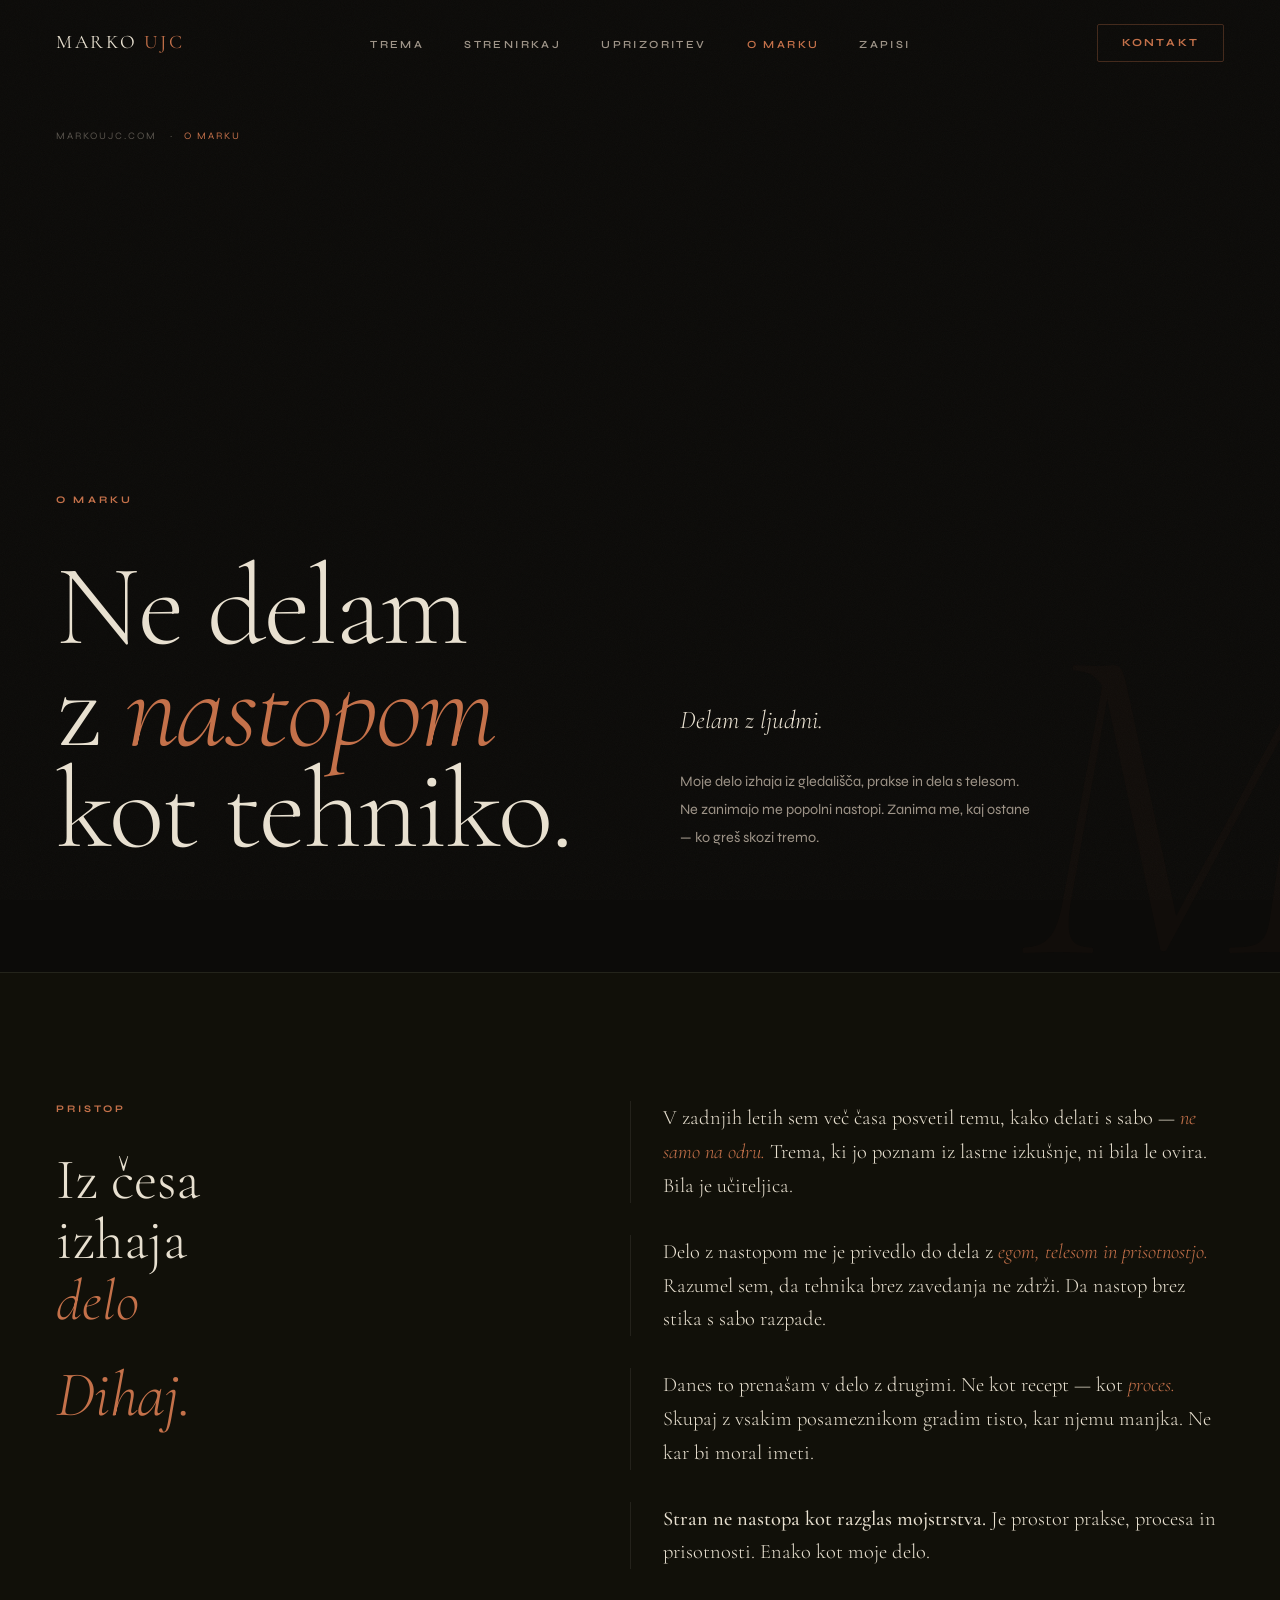
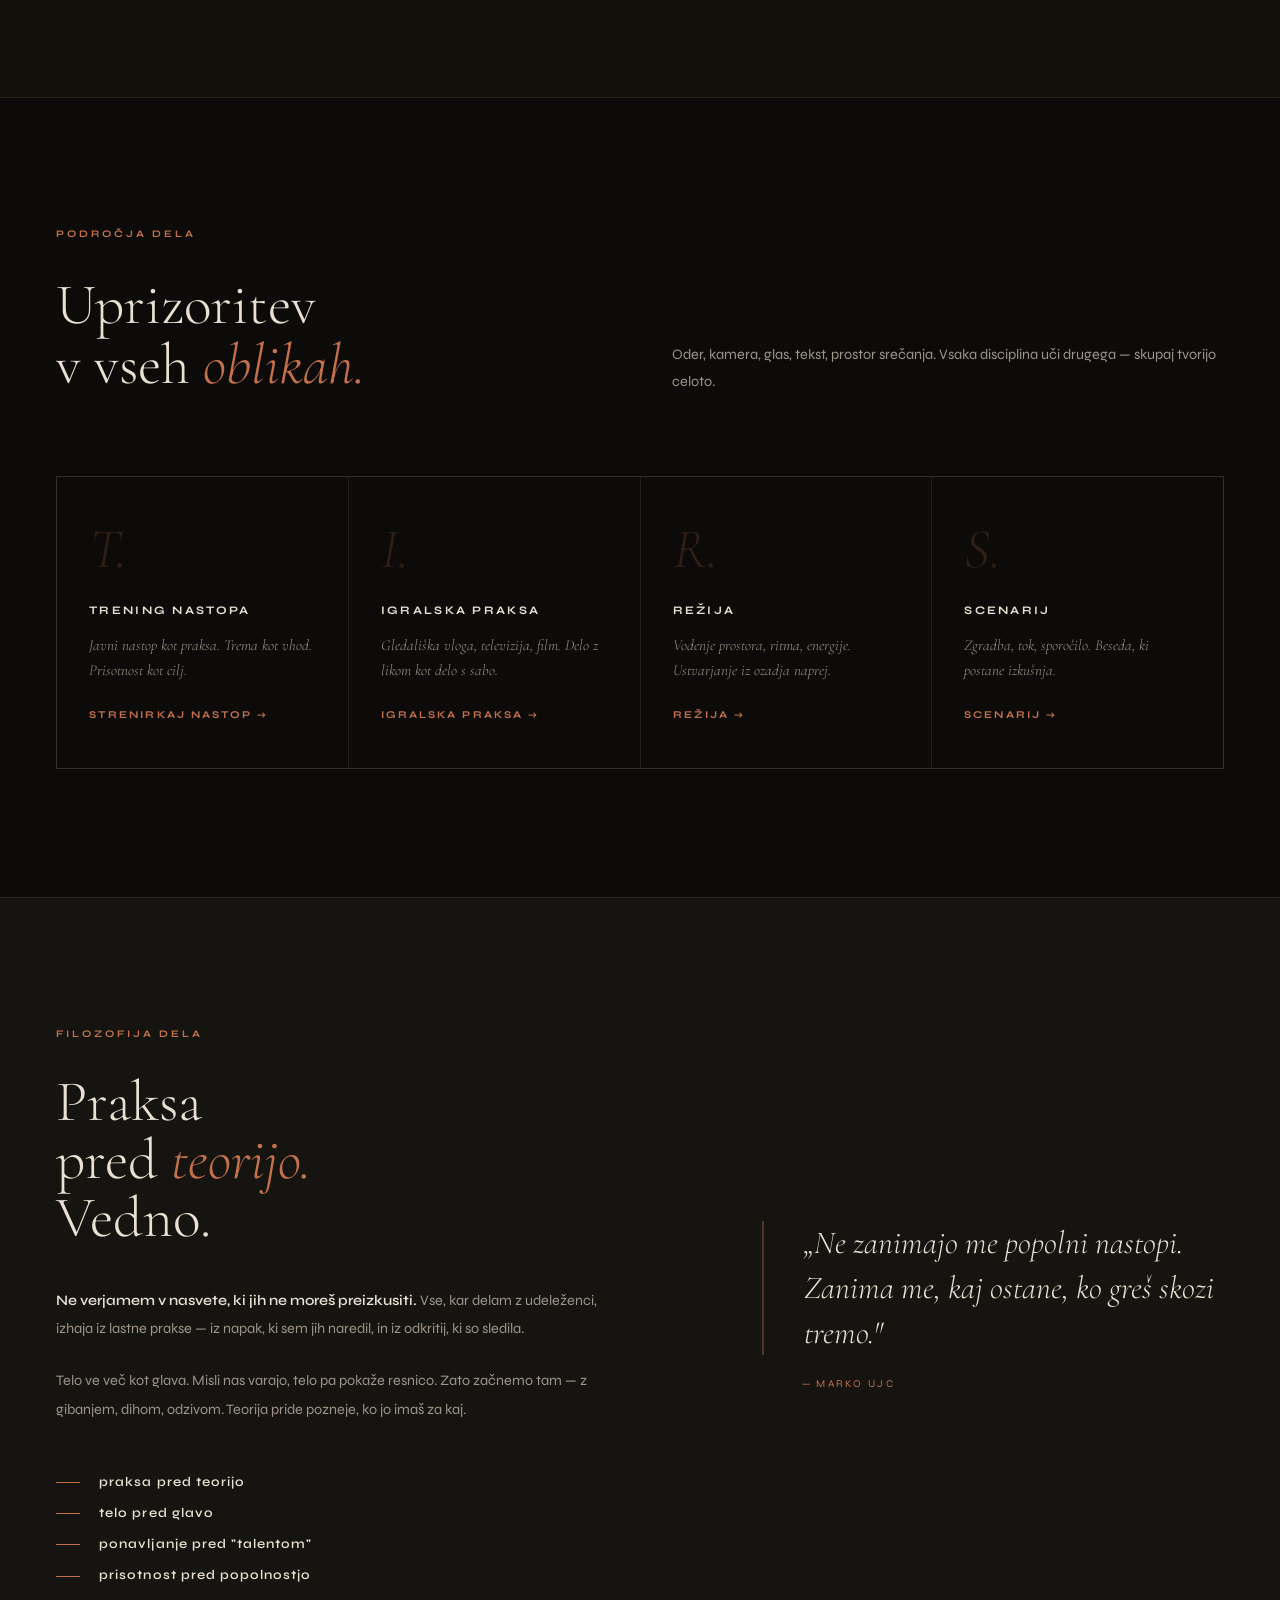
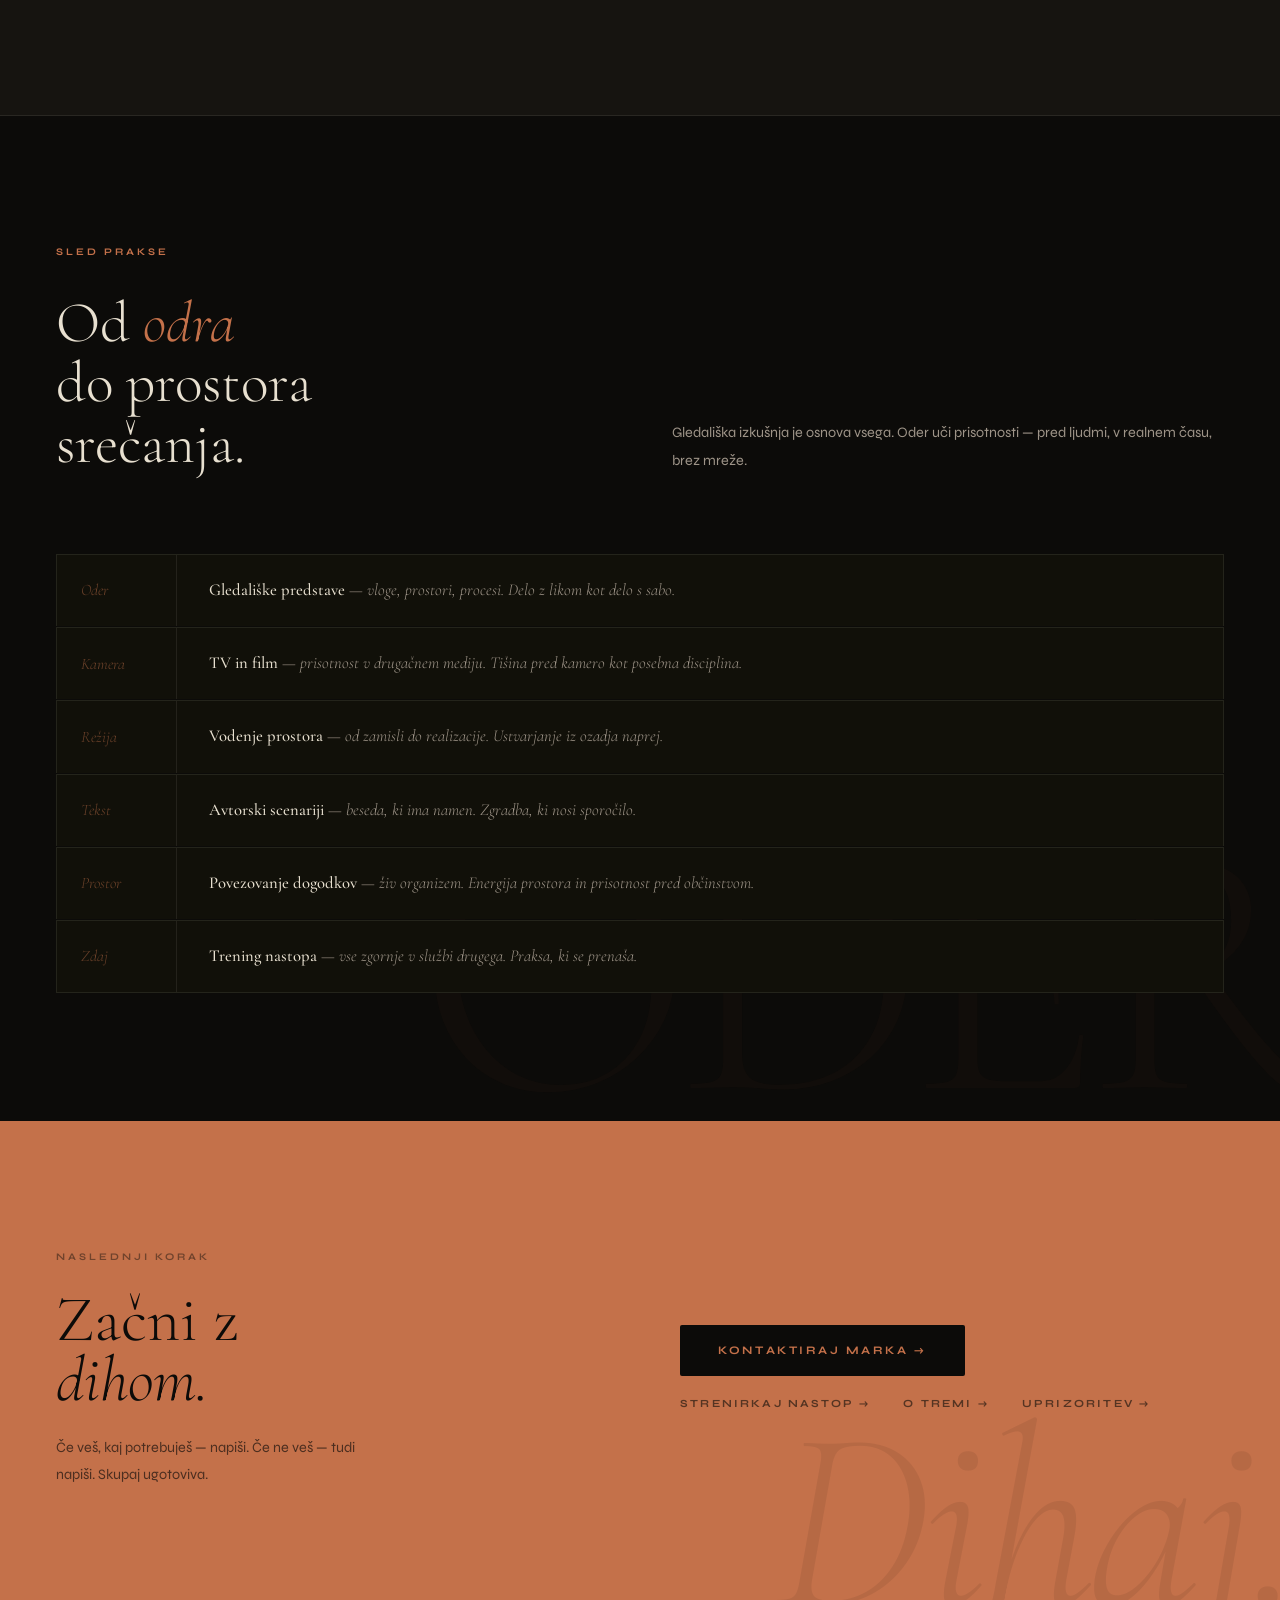
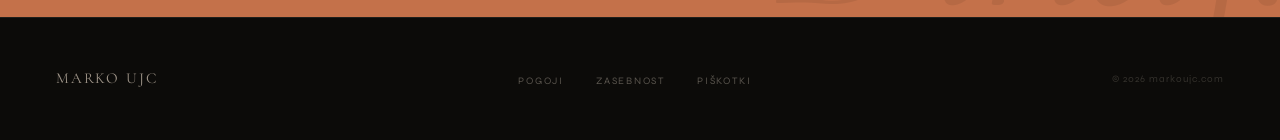
<file: o-marku/index.html>
<!DOCTYPE html>
<html lang="sl">
<head>
  <meta charset="UTF-8" />
  <meta name="viewport" content="width=device-width, initial-scale=1.0" />
  <title>O Marku – Marko Ujc</title>
  <!-- SEO META -->
  <meta name="description" content="Marko Ujc je trener nastopanja, igralec, režiser in scenarist. Dela z ljudmi, ki morajo stati pred drugimi." />
  <link rel="canonical" href="https://markoujc.com/o-marku/" />

  <!-- FAVICON – temno ozadje, terracotta M -->
  <link rel="icon" href="data:image/svg+xml,<svg xmlns='http://www.w3.org/2000/svg' viewBox='0 0 100 100'><rect width='100' height='100' fill='%230c0b09'/><text y='.88em' font-size='68' font-family='Georgia,serif' fill='%23c4714a' font-style='italic' x='8'>M</text></svg>" />

  <!-- OPEN GRAPH – prikaz ob deljenju na LinkedIn, WhatsApp itd. -->
  <meta property="og:type" content="website" />
  <meta property="og:title" content="O Marku – Marko Ujc" />
  <meta property="og:description" content="Marko Ujc je trener nastopanja, igralec, režiser in scenarist. Dela z ljudmi, ki morajo stati pred drugimi." />
  <meta property="og:url" content="https://markoujc.com/o-marku/" />
  <meta property="og:site_name" content="Marko Ujc" />
  <meta property="og:locale" content="sl_SI" />

  <!-- TWITTER CARD -->
  <meta name="twitter:card" content="summary" />
  <meta name="twitter:title" content="O Marku – Marko Ujc" />
  <meta name="twitter:description" content="Marko Ujc je trener nastopanja, igralec, režiser in scenarist. Dela z ljudmi, ki morajo stati pred drugimi." />
  <link rel="preconnect" href="https://fonts.googleapis.com" />
  <link rel="preconnect" href="https://fonts.gstatic.com" crossorigin />
  <link rel="stylesheet" href="../css/style.css" />
  <link href="https://fonts.googleapis.com/css2?family=Cormorant+Garamond:ital,wght@0,300;0,400;0,500;0,600;1,300;1,400;1,500&family=Syne:wght@400;500;600;700&display=swap" rel="stylesheet" />

  <style>
    *, *::before, *::after { box-sizing: border-box; margin: 0; padding: 0; }

    :root {
      --bg:        #0c0b09;
      --bg2:       #111009;
      --bg3:       #161410;
      --cream:     #e8e0d0;
      --cream-dim: #9e9488;
      --cream-xs:  #5a554e;
      --accent:    #c4714a;
      --accent-lt: #d4895e;
      --line:      rgba(232,224,208,.09);
      --ff-disp:   'Cormorant Garamond', Georgia, serif;
      --ff-body:   'Syne', sans-serif;
    }

    html { scroll-behavior: smooth; }

    body {
      background: var(--bg);
      color: var(--cream);
      font-family: var(--ff-body);
      font-size: 16px;
      line-height: 1.65;
      overflow-x: hidden;
    }

    body::before {
      content: '';
      position: fixed; inset: 0; z-index: 0; pointer-events: none;
      opacity: .028;
      background-image: url("data:image/svg+xml,%3Csvg viewBox='0 0 256 256' xmlns='http://www.w3.org/2000/svg'%3E%3Cfilter id='n'%3E%3CfeTurbulence type='fractalNoise' baseFrequency='.85' numOctaves='4' stitchTiles='stitch'/%3E%3C/filter%3E%3Crect width='100%25' height='100%25' filter='url(%23n)'/%3E%3C/svg%3E");
      background-size: 200px;
    }

    /* ── NAV ── */
    nav {
      position: fixed; top: 0; left: 0; right: 0; z-index: 100;
      display: flex; align-items: center; justify-content: space-between;
      padding: 1.5rem 3.5rem;
      border-bottom: 1px solid transparent;
      transition: border-color .4s, background .4s, backdrop-filter .4s;
    }
    nav.scrolled {
      border-color: var(--line);
      background: rgba(12,11,9,.88);
      backdrop-filter: blur(18px);
    }
    .nav-logo {
      font-family: var(--ff-disp);
      font-size: 1.2rem; font-weight: 400;
      letter-spacing: .14em; text-transform: uppercase;
      color: var(--cream); text-decoration: none;
    }
    .nav-logo span { color: var(--accent); }
    .nav-links { display: flex; gap: 2.5rem; list-style: none; }
    .nav-links a {
      font-size: .68rem; font-weight: 600;
      letter-spacing: .22em; text-transform: uppercase;
      color: var(--cream-dim); text-decoration: none;
      transition: color .2s;
    }
    .nav-links a:hover { color: var(--cream); }
    .nav-links a.active { color: var(--accent); }
    .nav-cta {
      font-size: .68rem; font-weight: 700;
      letter-spacing: .2em; text-transform: uppercase;
      color: var(--accent); text-decoration: none;
      border: 1px solid rgba(196,113,74,.3);
      padding: .55rem 1.5rem; border-radius: 2px;
      transition: background .2s, color .2s, border-color .2s;
    }
    .nav-cta:hover { background: var(--accent); color: var(--bg); border-color: var(--accent); }

    /* ── BREADCRUMB ── */
    .breadcrumb {
      position: relative; z-index: 1;
      padding: 8rem 3.5rem 0;
      display: flex; align-items: center; gap: .8rem;
    }
    .breadcrumb a {
      font-size: .62rem; letter-spacing: .2em; text-transform: uppercase;
      color: var(--cream-xs); text-decoration: none; transition: color .2s;
    }
    .breadcrumb a:hover { color: var(--cream-dim); }
    .breadcrumb-sep { color: var(--cream-xs); font-size: .62rem; }
    .breadcrumb-current {
      font-size: .62rem; letter-spacing: .2em; text-transform: uppercase;
      color: var(--accent);
    }

    /* ── HERO ── */
    .hero {
      position: relative; z-index: 1;
      min-height: 92svh;
      display: flex; flex-direction: column; justify-content: flex-end;
      padding: 4rem 3.5rem 0;
      overflow: hidden;
    }
    .hero-bg-char {
      position: absolute;
      font-family: var(--ff-disp);
      font-size: clamp(18rem, 36vw, 46rem);
      font-weight: 300; font-style: italic;
      color: rgba(196,113,74,.03);
      bottom: -4rem; right: -3rem;
      pointer-events: none; user-select: none;
      letter-spacing: -.05em; line-height: 1;
    }
    .hero-inner {
      max-width: 1340px; margin: 0 auto; width: 100%;
      padding-bottom: 7rem;
    }
    .hero-eyebrow {
      font-size: .63rem; font-weight: 700;
      letter-spacing: .32em; text-transform: uppercase;
      color: var(--accent); margin-bottom: 3rem;
      opacity: 0; animation: fadeUp .7s .1s forwards;
    }
    .hero-layout {
      display: grid;
      grid-template-columns: 1fr 1fr;
      gap: 5rem; align-items: end;
    }
    .hero-h1 {
      font-family: var(--ff-disp);
      font-size: clamp(4rem, 9vw, 10rem);
      font-weight: 300; line-height: .88;
      letter-spacing: -.02em;
      opacity: 0; animation: fadeUp .9s .25s forwards;
    }
    .hero-h1 em { font-style: italic; color: var(--accent); }
    .hero-right {
      opacity: 0; animation: fadeUp .9s .5s forwards;
      padding-bottom: .5rem;
    }
    .hero-opening {
      font-family: var(--ff-disp);
      font-size: clamp(1.3rem, 2vw, 1.75rem);
      font-weight: 300; font-style: italic;
      line-height: 1.5; color: var(--cream);
      margin-bottom: 1.8rem;
    }
    .hero-body {
      font-size: .9rem; line-height: 1.95;
      color: var(--cream-dim); max-width: 44ch;
    }

    /* ── SECTION LABEL ── */
    .section-label {
      font-size: .63rem; font-weight: 700;
      letter-spacing: .3em; text-transform: uppercase;
      color: var(--accent); margin-bottom: 2rem;
    }

    /* ── MANIFESTO ── */
    .manifesto {
      position: relative; z-index: 1;
      background: var(--bg2);
      border-top: 1px solid var(--line);
      border-bottom: 1px solid var(--line);
    }
    .manifesto-inner {
      max-width: 1340px; margin: 0 auto;
      padding: 8rem 3.5rem;
      display: grid;
      grid-template-columns: 3fr 4fr;
      gap: 8rem; align-items: start;
    }
    .manifesto-left { }
    .manifesto-sticky {
      position: sticky; top: 7rem;
    }
    .manifesto-headline {
      font-family: var(--ff-disp);
      font-size: clamp(2.5rem, 4.5vw, 4.5rem);
      font-weight: 300; line-height: 1.05;
      margin-bottom: 2rem;
    }
    .manifesto-headline em { font-style: italic; color: var(--accent); }
    .manifesto-tagline {
      font-family: var(--ff-disp);
      font-size: clamp(3rem, 5vw, 5.5rem);
      font-weight: 300; font-style: italic;
      line-height: 1; color: var(--accent);
      letter-spacing: -.01em;
    }
    .manifesto-right { }
    .manifesto-paras {
      display: flex; flex-direction: column; gap: 2rem;
    }
    .manifesto-para {
      font-family: var(--ff-disp);
      font-size: clamp(1.1rem, 1.6vw, 1.4rem);
      font-weight: 300; line-height: 1.65;
      color: var(--cream);
      padding-left: 2rem;
      border-left: 1px solid var(--line);
      transition: border-color .3s;
    }
    .manifesto-para:hover { border-color: rgba(196,113,74,.4); }
    .manifesto-para em { font-style: italic; color: var(--accent); }
    .manifesto-para strong { font-style: normal; font-weight: 500; color: var(--cream); }

    /* ── DISCIPLINE ── */
    .discipline {
      position: relative; z-index: 1;
    }
    .discipline-inner {
      max-width: 1340px; margin: 0 auto;
      padding: 8rem 3.5rem;
    }
    .discipline-header {
      display: grid; grid-template-columns: 1fr 1fr;
      gap: 4rem; align-items: end;
      margin-bottom: 5rem;
    }
    .discipline-headline {
      font-family: var(--ff-disp);
      font-size: clamp(2.5rem, 4.5vw, 4.5rem);
      font-weight: 300; line-height: 1.05;
    }
    .discipline-headline em { font-style: italic; color: var(--accent); }
    .discipline-intro {
      font-size: .9rem; color: var(--cream-dim); line-height: 1.9;
    }
    .discipline-grid {
      display: grid; grid-template-columns: repeat(4, 1fr);
      gap: 1px; background: var(--line);
      border: 1px solid var(--line);
    }
    .disc-card {
      background: var(--bg);
      padding: 2.8rem 2rem;
      display: flex; flex-direction: column;
      text-decoration: none; color: inherit;
      transition: background .3s;
      position: relative; overflow: hidden;
    }
    .disc-card::after {
      content: '';
      position: absolute; bottom: 0; left: 0; right: 0; height: 2px;
      background: var(--accent);
      transform: scaleX(0); transform-origin: left;
      transition: transform .35s;
    }
    .disc-card:hover { background: rgba(196,113,74,.05); }
    .disc-card:hover::after { transform: scaleX(1); }
    .disc-letter {
      font-family: var(--ff-disp);
      font-size: 3.5rem; font-weight: 300; font-style: italic;
      color: rgba(196,113,74,.2); line-height: 1;
      margin-bottom: 1.5rem;
    }
    .disc-title {
      font-size: .72rem; font-weight: 700;
      letter-spacing: .2em; text-transform: uppercase;
      color: var(--cream); margin-bottom: .8rem;
    }
    .disc-desc {
      font-family: var(--ff-disp);
      font-size: .95rem; font-style: italic; font-weight: 300;
      color: var(--cream-dim); line-height: 1.6;
      flex: 1; margin-bottom: 1.5rem;
    }
    .disc-link {
      font-size: .65rem; font-weight: 700;
      letter-spacing: .2em; text-transform: uppercase;
      color: var(--accent);
    }

    /* ── PRISTOP ── */
    .pristop {
      position: relative; z-index: 1;
      background: var(--bg3);
      border-top: 1px solid var(--line);
      border-bottom: 1px solid var(--line);
    }
    .pristop-inner {
      max-width: 1340px; margin: 0 auto;
      padding: 8rem 3.5rem;
      display: grid;
      grid-template-columns: 5fr 4fr;
      gap: 8rem; align-items: center;
    }
    .pristop-headline {
      font-family: var(--ff-disp);
      font-size: clamp(2.5rem, 4.5vw, 4.8rem);
      font-weight: 300; line-height: 1.0;
      margin-bottom: 2.5rem;
    }
    .pristop-headline em { font-style: italic; color: var(--accent); }
    .pristop-paras {
      display: flex; flex-direction: column; gap: 1.5rem;
      margin-bottom: 3rem;
    }
    .pristop-para {
      font-size: .9rem; line-height: 1.95;
      color: var(--cream-dim);
    }
    .pristop-para strong { color: var(--cream); font-weight: 600; }
    .pristop-pillars {
      list-style: none;
      display: flex; flex-direction: column; gap: .6rem;
    }
    .pristop-pillar {
      display: flex; align-items: center; gap: 1.2rem;
      font-size: .82rem; font-weight: 600;
      letter-spacing: .08em; color: var(--cream);
    }
    .pristop-pillar::before {
      content: '';
      width: 24px; height: 1px;
      background: var(--accent); flex-shrink: 0;
    }
    .pristop-right { }
    .pristop-quote {
      font-family: var(--ff-disp);
      font-size: clamp(1.5rem, 2.5vw, 2.2rem);
      font-style: italic; font-weight: 300;
      line-height: 1.4; color: var(--cream);
      border-left: 2px solid rgba(196,113,74,.35);
      padding-left: 2.5rem;
      margin-bottom: 1.2rem;
    }
    .pristop-quote-attr {
      padding-left: 2.5rem;
      font-size: .65rem; letter-spacing: .22em; text-transform: uppercase;
      color: var(--accent);
    }

    /* ── GLEDALIŠČE (background) ── */
    .gledal {
      position: relative; z-index: 1;
      overflow: hidden;
    }
    .gledal::before {
      content: 'ODER';
      position: absolute;
      font-family: var(--ff-disp);
      font-size: clamp(12rem, 28vw, 34rem);
      font-weight: 300;
      color: rgba(196,113,74,.03);
      bottom: -2rem; right: -2rem;
      pointer-events: none; user-select: none;
      letter-spacing: -.04em; line-height: 1;
    }
    .gledal-inner {
      max-width: 1340px; margin: 0 auto;
      padding: 8rem 3.5rem;
      position: relative; z-index: 1;
    }
    .gledal-header {
      display: grid; grid-template-columns: 1fr 1fr;
      gap: 4rem; align-items: end;
      margin-bottom: 5rem;
    }
    .gledal-headline {
      font-family: var(--ff-disp);
      font-size: clamp(2.5rem, 4.5vw, 4.5rem);
      font-weight: 300; line-height: 1.05;
    }
    .gledal-headline em { font-style: italic; color: var(--accent); }
    .gledal-intro {
      font-size: .9rem; color: var(--cream-dim); line-height: 1.9;
    }
    .gledal-timeline {
      display: flex; flex-direction: column; gap: 1px;
    }
    .gledal-item {
      display: grid; grid-template-columns: 120px 1fr;
      background: var(--bg2);
      border: 1px solid var(--line);
      border-bottom: none;
      transition: background .25s;
    }
    .gledal-item:last-child { border-bottom: 1px solid var(--line); }
    .gledal-item:hover { background: rgba(196,113,74,.04); }
    .gledal-year {
      padding: 1.4rem 1.5rem;
      border-right: 1px solid var(--line);
      font-family: var(--ff-disp);
      font-size: 1rem; font-weight: 300; font-style: italic;
      color: rgba(196,113,74,.5);
      display: flex; align-items: center;
    }
    .gledal-content {
      padding: 1.4rem 2rem;
      display: flex; align-items: center;
    }
    .gledal-text {
      font-family: var(--ff-disp);
      font-size: clamp(.95rem, 1.3vw, 1.1rem);
      font-weight: 300; font-style: italic;
      color: var(--cream-dim); line-height: 1.5;
    }
    .gledal-text strong {
      font-style: normal; font-weight: 500; color: var(--cream);
    }

    /* ── CTA FINAL ── */
    .finalcta {
      position: relative; z-index: 1;
      background: var(--accent);
      overflow: hidden;
    }
    .finalcta::before {
      content: 'Dihaj.';
      position: absolute;
      font-family: var(--ff-disp);
      font-size: clamp(8rem, 20vw, 26rem);
      font-weight: 300; font-style: italic;
      color: rgba(0,0,0,.07);
      bottom: -2rem; right: -1rem;
      pointer-events: none; user-select: none;
      letter-spacing: -.02em; line-height: 1;
    }
    .finalcta-inner {
      max-width: 1340px; margin: 0 auto;
      padding: 8rem 3.5rem;
      position: relative; z-index: 1;
      display: grid; grid-template-columns: 1fr 1fr;
      gap: 5rem; align-items: center;
    }
    .finalcta-tag {
      font-size: .63rem; font-weight: 700;
      letter-spacing: .3em; text-transform: uppercase;
      color: rgba(12,11,9,.45); margin-bottom: 1.5rem;
    }
    .finalcta-headline {
      font-family: var(--ff-disp);
      font-size: clamp(2.5rem, 5vw, 5.5rem);
      font-weight: 300; line-height: .95;
      color: var(--bg); margin-bottom: 1.5rem;
    }
    .finalcta-headline em { font-style: italic; }
    .finalcta-sub {
      font-size: .9rem; color: rgba(12,11,9,.65);
      line-height: 1.85; max-width: 42ch;
    }
    .finalcta-right {
      display: flex; flex-direction: column; gap: 1.2rem;
    }
    .finalcta-btn-main {
      display: inline-block;
      font-size: .72rem; font-weight: 700;
      letter-spacing: .22em; text-transform: uppercase;
      color: var(--accent); background: var(--bg);
      text-decoration: none;
      padding: 1rem 2.4rem; border-radius: 2px;
      transition: background .2s; align-self: flex-start;
    }
    .finalcta-btn-main:hover { background: rgba(12,11,9,.85); }
    .finalcta-links {
      display: flex; gap: 2rem; flex-wrap: wrap;
    }
    .finalcta-link {
      font-size: .68rem; font-weight: 700;
      letter-spacing: .2em; text-transform: uppercase;
      color: rgba(12,11,9,.6); text-decoration: none;
      transition: color .2s;
    }
    .finalcta-link:hover { color: var(--bg); }
    .finalcta-link::after { content: ' →'; }

    /* ── FOOTER ── */
    footer {
      position: relative; z-index: 1;
      border-top: 1px solid var(--line);
      padding: 3rem 3.5rem;
      display: flex; align-items: center; justify-content: space-between;
    }
    .footer-logo {
      font-family: var(--ff-disp);
      font-size: .95rem; letter-spacing: .12em; text-transform: uppercase;
      color: var(--cream-dim);
    }
    .footer-links { display: flex; gap: 2rem; list-style: none; }
    .footer-links a {
      font-size: .62rem; letter-spacing: .18em; text-transform: uppercase;
      color: var(--cream-xs); text-decoration: none; transition: color .2s;
    }
    .footer-links a:hover { color: var(--cream-dim); }
    .footer-copy { font-size: .62rem; color: rgba(90,85,78,.5); letter-spacing: .1em; }

    /* ── ANIMATIONS ── */
    @keyframes fadeUp {
      from { opacity: 0; transform: translateY(28px); }
      to   { opacity: 1; transform: translateY(0); }
    }
    .reveal {
      opacity: 0; transform: translateY(24px);
      transition: opacity .8s ease, transform .8s ease;
    }
    .reveal.visible { opacity: 1; transform: none; }
    .rd1 { transition-delay: .1s; }
    .rd2 { transition-delay: .2s; }
    .rd3 { transition-delay: .3s; }
    .rd4 { transition-delay: .4s; }

    /* ── RESPONSIVE ── */
    @media (max-width: 960px) {
      nav { padding: 1.2rem 1.8rem; }
      .nav-links { display: none; }
      .breadcrumb { padding: 7rem 1.8rem 0; }
      .hero { padding: 3rem 1.8rem 0; min-height: unset; }
      .hero-layout { grid-template-columns: 1fr; gap: 2rem; }
      .manifesto-inner { grid-template-columns: 1fr; gap: 3.5rem; padding: 5rem 1.8rem; }
      .manifesto-sticky { position: static; }
      .discipline-inner { padding: 5rem 1.8rem; }
      .discipline-header { grid-template-columns: 1fr; gap: 1.5rem; margin-bottom: 3rem; }
      .discipline-grid { grid-template-columns: 1fr 1fr; }
      .pristop-inner { grid-template-columns: 1fr; gap: 3.5rem; padding: 5rem 1.8rem; }
      .gledal-inner { padding: 5rem 1.8rem; }
      .gledal-header { grid-template-columns: 1fr; gap: 1.5rem; margin-bottom: 3rem; }
      .finalcta-inner { grid-template-columns: 1fr; gap: 3rem; padding: 5rem 1.8rem; }
      footer { flex-direction: column; gap: 1.5rem; text-align: center; padding: 2.5rem 1.8rem; }
    }
    @media (max-width: 560px) {
      .discipline-grid { grid-template-columns: 1fr; }
      .gledal-item { grid-template-columns: 80px 1fr; }
    }
  </style>
</head>
<body>

<!-- NAV -->
<nav class="site-nav" id="site-nav">
  <a href="../index.html" class="nav-logo">Marko <span>Ujc</span></a>
  <ul class="nav-links">
    <li><a href="../trema/index.html">Trema</a></li>
    <li><a href="../strenirkaj-nastop/index.html">sTRENIRkAJ</a></li>
    <li><a href="../uprizoritev/index.html">Uprizoritev</a></li>
    <li><a href="../o-marku/index.html" class="active">O Marku</a></li>
    <li><a href="../zapisi/index.html">Zapisi</a></li>
  </ul>
    <button class="nav-hamburger" id="hamburger" aria-label="Meni"><span></span><span></span><span></span></button>
  <a href="../kontakt/index.html" class="nav-cta">Kontakt</a>
</nav>

<!-- MOBILNI MENI – se odpre ob kliku hamburgerja -->
<div class="nav-mobile" id="nav-mobile">
  <a href="../trema/index.html">Trema</a>
  <a href="../strenirkaj-nastop/index.html">sTRENIRkAJ NASTOP</a>
  <a href="../uprizoritev/index.html">Uprizoritev</a>
  <a href="../o-marku/index.html">O Marku</a>
  <a href="../zapisi/index.html">Zapisi</a>
  <a href="../kontakt/index.html">Kontakt</a>
</div>

<!-- BREADCRUMB -->
<div class="breadcrumb">
  <a href="../index.html">markoujc.com</a>
  <span class="breadcrumb-sep">·</span>
  <span class="breadcrumb-current">O Marku</span>
</div>

<!-- HERO -->
<header class="hero">
  <div class="hero-bg-char" aria-hidden="true">M</div>
  <div class="hero-inner">
    <p class="hero-eyebrow">O Marku</p>
    <div class="hero-layout">
      <h1 class="hero-h1">Ne delam<br>z <em>nastopom</em><br>kot tehniko.</h1>
      <div class="hero-right">
        <p class="hero-opening">Delam z ljudmi.</p>
        <p class="hero-body">Moje delo izhaja iz gledališča, prakse in dela s telesom. Ne zanimajo me popolni nastopi. Zanima me, kaj ostane — ko greš skozi tremo.</p>
      </div>
    </div>
  </div>
</header>

<!-- MANIFESTO -->
<section class="manifesto">
  <div class="manifesto-inner">
    <div class="manifesto-left">
      <div class="manifesto-sticky">
        <p class="section-label reveal">Pristop</p>
        <h2 class="manifesto-headline reveal rd1">Iz česa<br>izhaja<br><em>delo</em></h2>
        <div class="manifesto-tagline reveal rd2">Dihaj.</div>
      </div>
    </div>
    <div class="manifesto-right">
      <div class="manifesto-paras">
        <p class="manifesto-para reveal">
          V zadnjih letih sem več časa posvetil temu, kako delati s sabo — <em>ne samo na odru.</em> Trema, ki jo poznam iz lastne izkušnje, ni bila le ovira. Bila je učiteljica.
        </p>
        <p class="manifesto-para reveal rd1">
          Delo z nastopom me je privedlo do dela z <em>egom, telesom in prisotnostjo.</em> Razumel sem, da tehnika brez zavedanja ne zdrži. Da nastop brez stika s sabo razpade.
        </p>
        <p class="manifesto-para reveal rd2">
          Danes to prenašam v delo z drugimi. Ne kot recept — kot <em>proces.</em> Skupaj z vsakim posameznikom gradim tisto, kar njemu manjka. Ne kar bi moral imeti.
        </p>
        <p class="manifesto-para reveal rd3">
          <strong>Stran ne nastopa kot razglas mojstrstva.</strong> Je prostor prakse, procesa in prisotnosti. Enako kot moje delo.
        </p>
      </div>
    </div>
  </div>
</section>

<!-- DISCIPLINE -->
<section class="discipline">
  <div class="discipline-inner">
    <div class="discipline-header">
      <div>
        <p class="section-label reveal">Področja dela</p>
        <h2 class="discipline-headline reveal rd1">Uprizoritev<br>v vseh <em>oblikah.</em></h2>
      </div>
      <p class="discipline-intro reveal rd2">Oder, kamera, glas, tekst, prostor srečanja. Vsaka disciplina uči drugega — skupaj tvorijo celoto.</p>
    </div>
    <div class="discipline-grid">
      <a href="../strenirkaj-nastop/index.html" class="disc-card reveal">
        <div class="disc-letter">T.</div>
        <div class="disc-title">Trening nastopa</div>
        <p class="disc-desc">Javni nastop kot praksa. Trema kot vhod. Prisotnost kot cilj.</p>
        <div class="disc-link">sTRENIRkAJ NASTOP →</div>
      </a>
      <a href="../uprizoritev/index.html" class="disc-card reveal rd1">
        <div class="disc-letter">I.</div>
        <div class="disc-title">Igralska praksa</div>
        <p class="disc-desc">Gledališka vloga, televizija, film. Delo z likom kot delo s sabo.</p>
        <div class="disc-link">Igralska praksa →</div>
      </a>
      <a href="../uprizoritev/index.html" class="disc-card reveal rd2">
        <div class="disc-letter">R.</div>
        <div class="disc-title">Režija</div>
        <p class="disc-desc">Vodenje prostora, ritma, energije. Ustvarjanje iz ozadja naprej.</p>
        <div class="disc-link">Režija →</div>
      </a>
      <a href="../uprizoritev/index.html" class="disc-card reveal rd3">
        <div class="disc-letter">S.</div>
        <div class="disc-title">Scenarij</div>
        <p class="disc-desc">Zgradba, tok, sporočilo. Beseda, ki postane izkušnja.</p>
        <div class="disc-link">Scenarij →</div>
      </a>
    </div>
  </div>
</section>

<!-- PRISTOP -->
<section class="pristop">
  <div class="pristop-inner">
    <div>
      <p class="section-label reveal">Filozofija dela</p>
      <h2 class="pristop-headline reveal rd1">Praksa<br>pred <em>teorijo.</em><br>Vedno.</h2>
      <div class="pristop-paras reveal rd2">
        <p class="pristop-para">
          <strong>Ne verjamem v nasvete, ki jih ne moreš preizkusiti.</strong> Vse, kar delam z udeleženci, izhaja iz lastne prakse — iz napak, ki sem jih naredil, in iz odkritij, ki so sledila.
        </p>
        <p class="pristop-para">
          Telo ve več kot glava. Misli nas varajo, telo pa pokaže resnico. Zato začnemo tam — z gibanjem, dihom, odzivom. Teorija pride pozneje, ko jo imaš za kaj.
        </p>
      </div>
      <ul class="pristop-pillars reveal rd3">
        <li class="pristop-pillar">praksa pred teorijo</li>
        <li class="pristop-pillar">telo pred glavo</li>
        <li class="pristop-pillar">ponavljanje pred "talentom"</li>
        <li class="pristop-pillar">prisotnost pred popolnostjo</li>
      </ul>
    </div>
    <div class="pristop-right reveal rd2">
      <blockquote class="pristop-quote">
        „Ne zanimajo me popolni nastopi. Zanima me, kaj ostane, ko greš skozi tremo."
      </blockquote>
      <p class="pristop-quote-attr">— Marko Ujc</p>
    </div>
  </div>
</section>

<!-- GLEDALIŠKA SLED -->
<section class="gledal">
  <div class="gledal-inner">
    <div class="gledal-header">
      <div>
        <p class="section-label reveal">Sled prakse</p>
        <h2 class="gledal-headline reveal rd1">Od <em>odra</em><br>do prostora<br>srečanja.</h2>
      </div>
      <p class="gledal-intro reveal rd2">Gledališka izkušnja je osnova vsega. Oder uči prisotnosti — pred ljudmi, v realnem času, brez mreže.</p>
    </div>
    <div class="gledal-timeline reveal rd1">
      <div class="gledal-item">
        <div class="gledal-year">Oder</div>
        <div class="gledal-content">
          <p class="gledal-text"><strong>Gledališke predstave</strong> — vloge, prostori, procesi. Delo z likom kot delo s sabo.</p>
        </div>
      </div>
      <div class="gledal-item">
        <div class="gledal-year">Kamera</div>
        <div class="gledal-content">
          <p class="gledal-text"><strong>TV in film</strong> — prisotnost v drugačnem mediju. Tišina pred kamero kot posebna disciplina.</p>
        </div>
      </div>
      <div class="gledal-item">
        <div class="gledal-year">Režija</div>
        <div class="gledal-content">
          <p class="gledal-text"><strong>Vodenje prostora</strong> — od zamisli do realizacije. Ustvarjanje iz ozadja naprej.</p>
        </div>
      </div>
      <div class="gledal-item">
        <div class="gledal-year">Tekst</div>
        <div class="gledal-content">
          <p class="gledal-text"><strong>Avtorski scenariji</strong> — beseda, ki ima namen. Zgradba, ki nosi sporočilo.</p>
        </div>
      </div>
      <div class="gledal-item">
        <div class="gledal-year">Prostor</div>
        <div class="gledal-content">
          <p class="gledal-text"><strong>Povezovanje dogodkov</strong> — živ organizem. Energija prostora in prisotnost pred občinstvom.</p>
        </div>
      </div>
      <div class="gledal-item">
        <div class="gledal-year">Zdaj</div>
        <div class="gledal-content">
          <p class="gledal-text"><strong>Trening nastopa</strong> — vse zgornje v službi drugega. Praksa, ki se prenaša.</p>
        </div>
      </div>
    </div>
  </div>
</section>

<!-- FINAL CTA -->
<section class="finalcta">
  <div class="finalcta-inner">
    <div>
      <p class="finalcta-tag reveal">Naslednji korak</p>
      <h2 class="finalcta-headline reveal rd1">Začni z<br><em>dihom.</em></h2>
      <p class="finalcta-sub reveal rd2">Če veš, kaj potrebuješ — napiši. Če ne veš — tudi napiši. Skupaj ugotoviva.</p>
    </div>
    <div class="finalcta-right reveal rd1">
      <a href="../kontakt/index.html" class="finalcta-btn-main">Kontaktiraj Marka →</a>
      <div class="finalcta-links">
        <a href="../strenirkaj-nastop/index.html" class="finalcta-link">sTRENIRkAJ NASTOP</a>
        <a href="../trema/index.html" class="finalcta-link">O tremi</a>
        <a href="../uprizoritev/index.html" class="finalcta-link">Uprizoritev</a>
      </div>
    </div>
  </div>
</section>

<!-- FOOTER -->
<footer class="site-footer">
  <div class="footer-logo">Marko Ujc</div>
  <ul class="footer-links">
    <li><a href="../pravno/pogoji.html">Pogoji</a></li>
    <li><a href="../pravno/zasebnost.html">Zasebnost</a></li>
    <li><a href="../pravno/piskotki.html">Piškotki</a></li>
  </ul>
  <div class="footer-copy">© 2026 markoujc.com</div>
</footer>

<script>
  const nav = document.getElementById('site-nav');
  window.addEventListener('scroll', () => {
    nav.classList.toggle('scrolled', window.scrollY > 50);
  }, { passive: true });

  const io = new IntersectionObserver((entries) => {
    entries.forEach(e => {
      if (e.isIntersecting) { e.target.classList.add('visible'); io.unobserve(e.target); }
    });
  }, { threshold: 0.08, rootMargin: '0px 0px -40px 0px' });
  document.querySelectorAll('.reveal').forEach(el => io.observe(el));
</script>
</body>
</html>
</file>
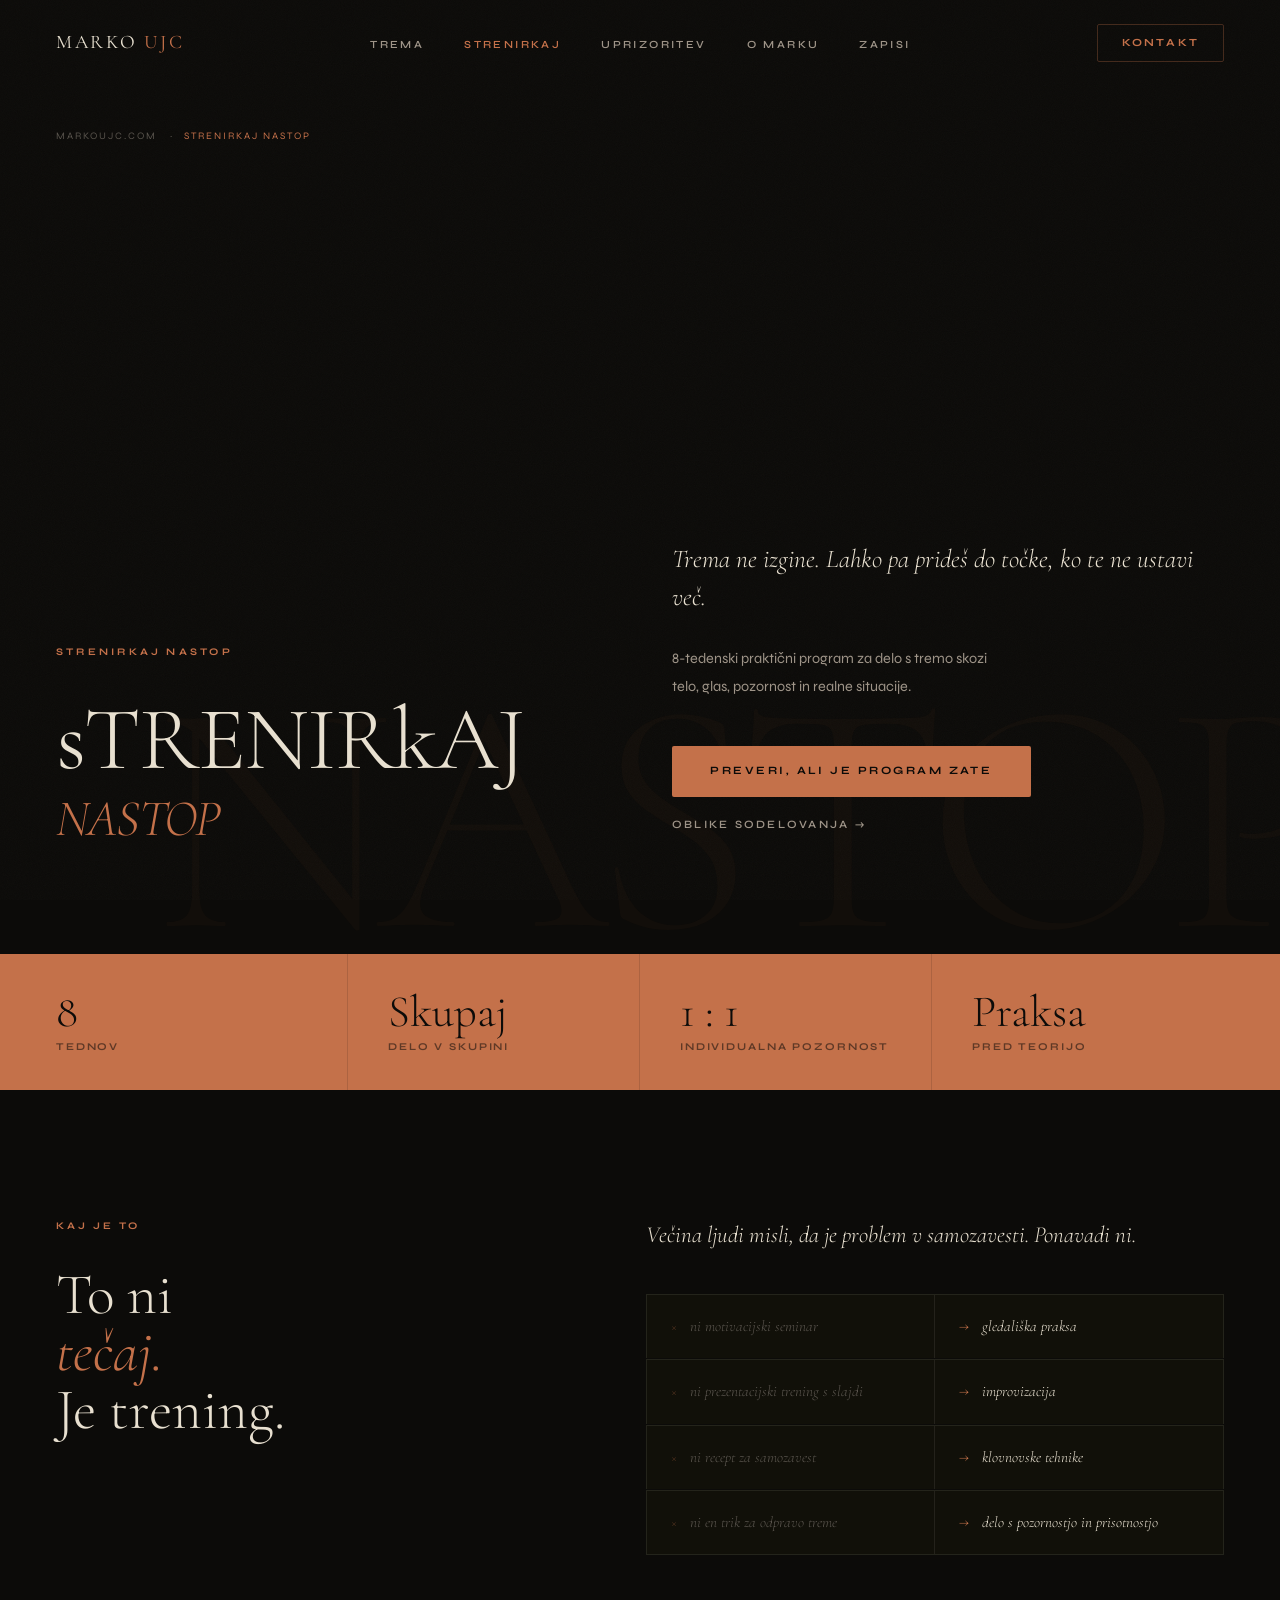
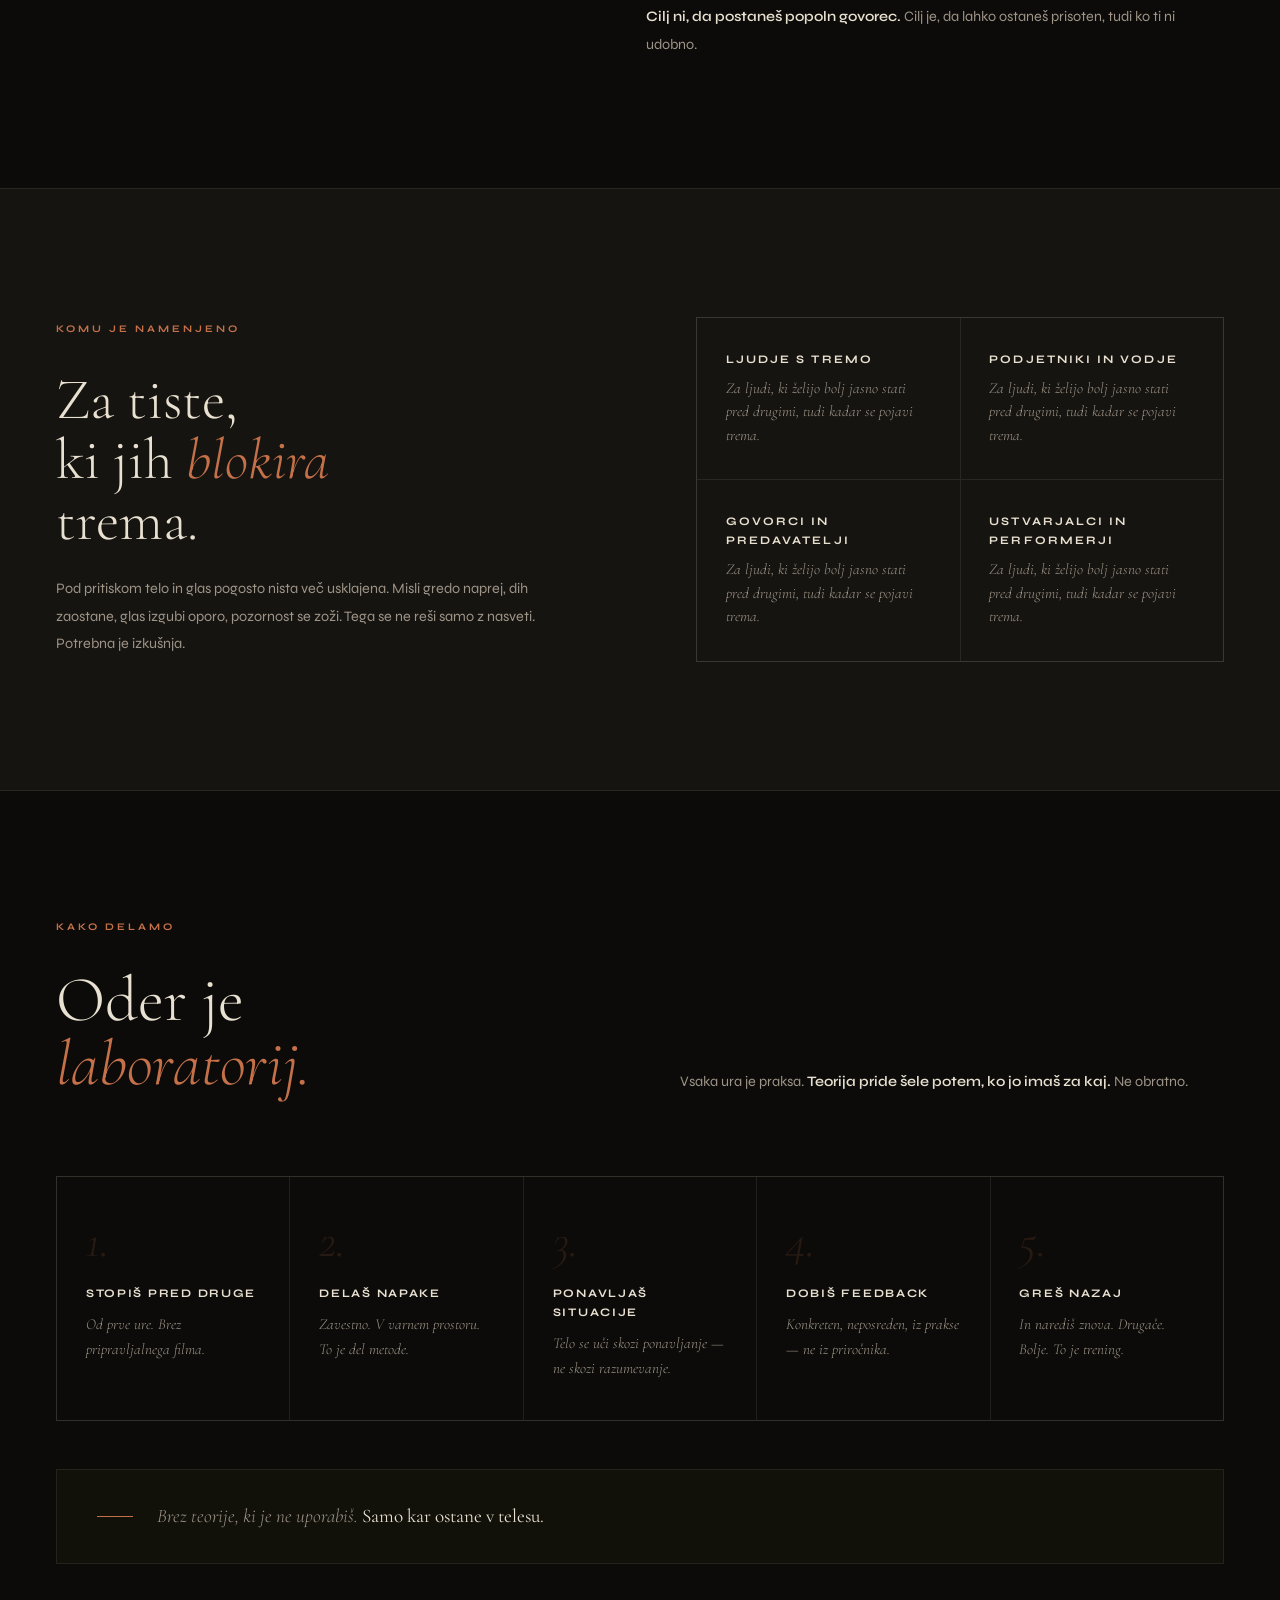
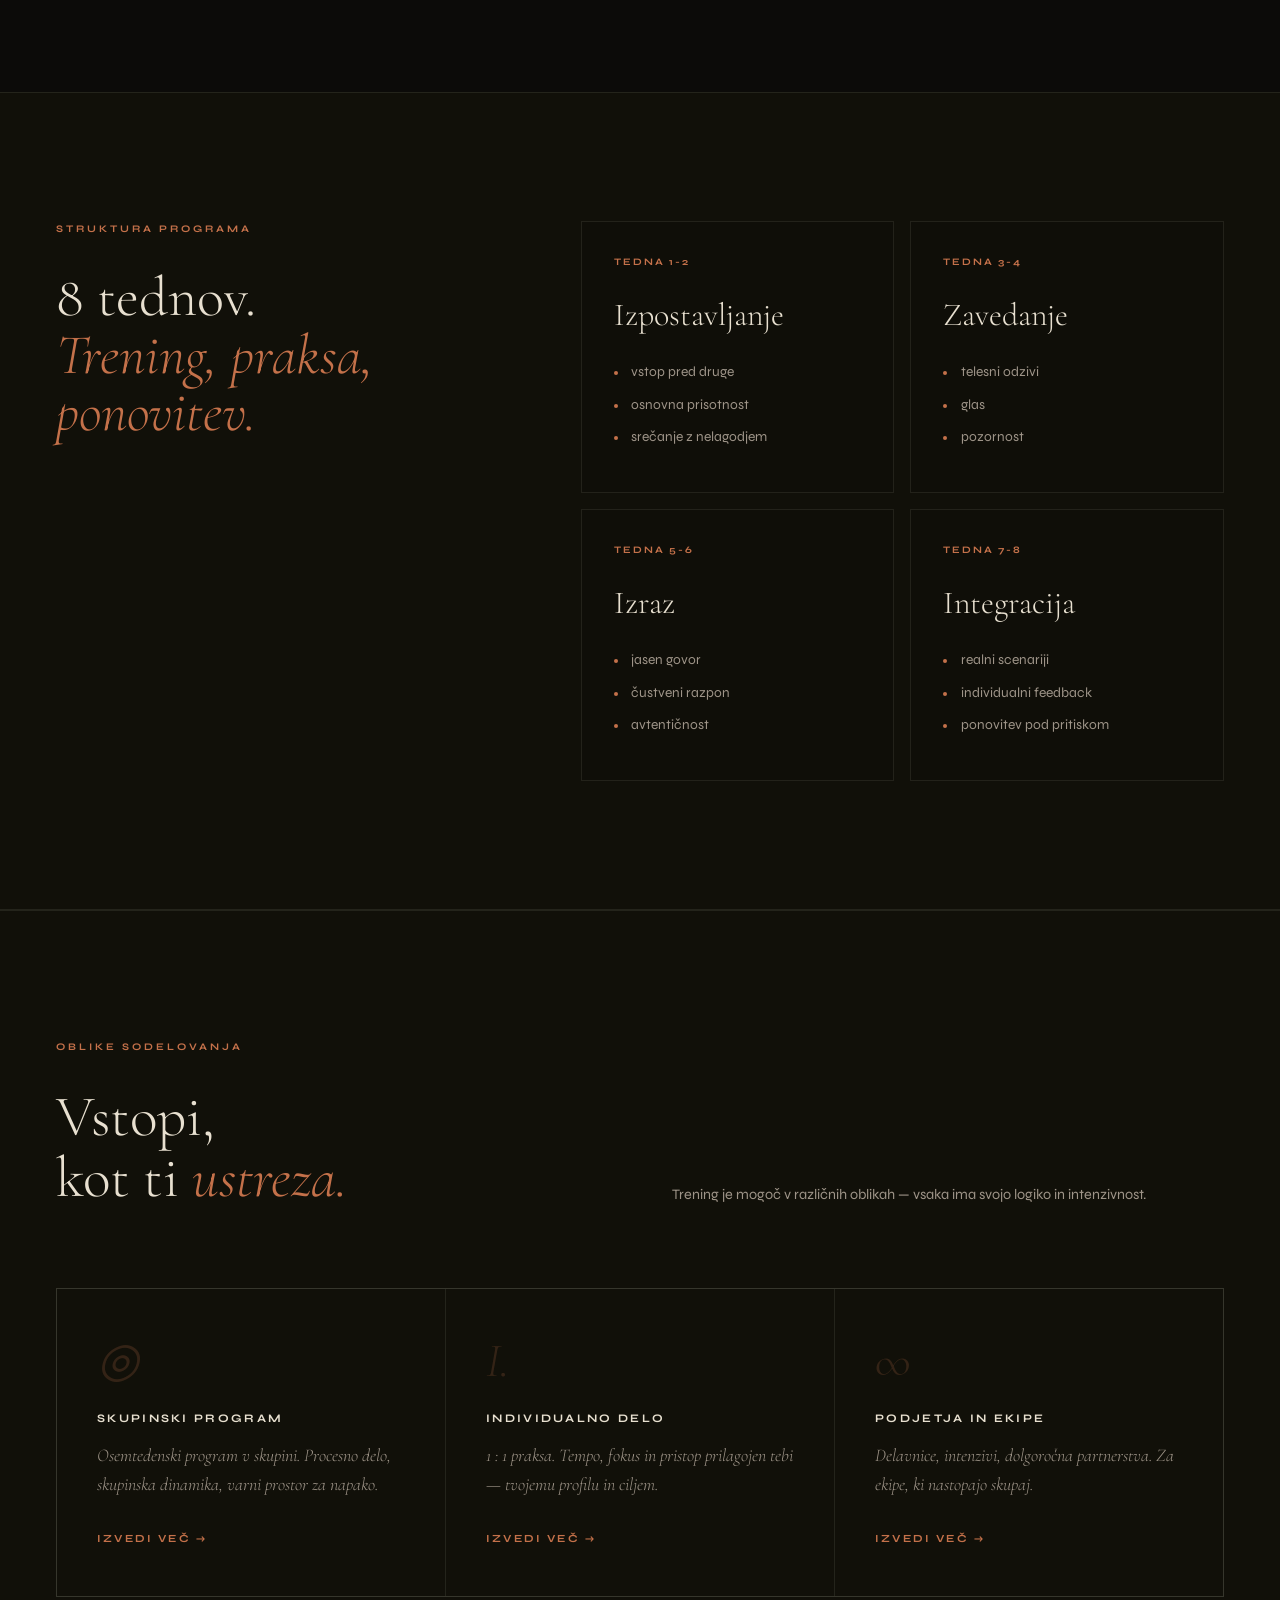
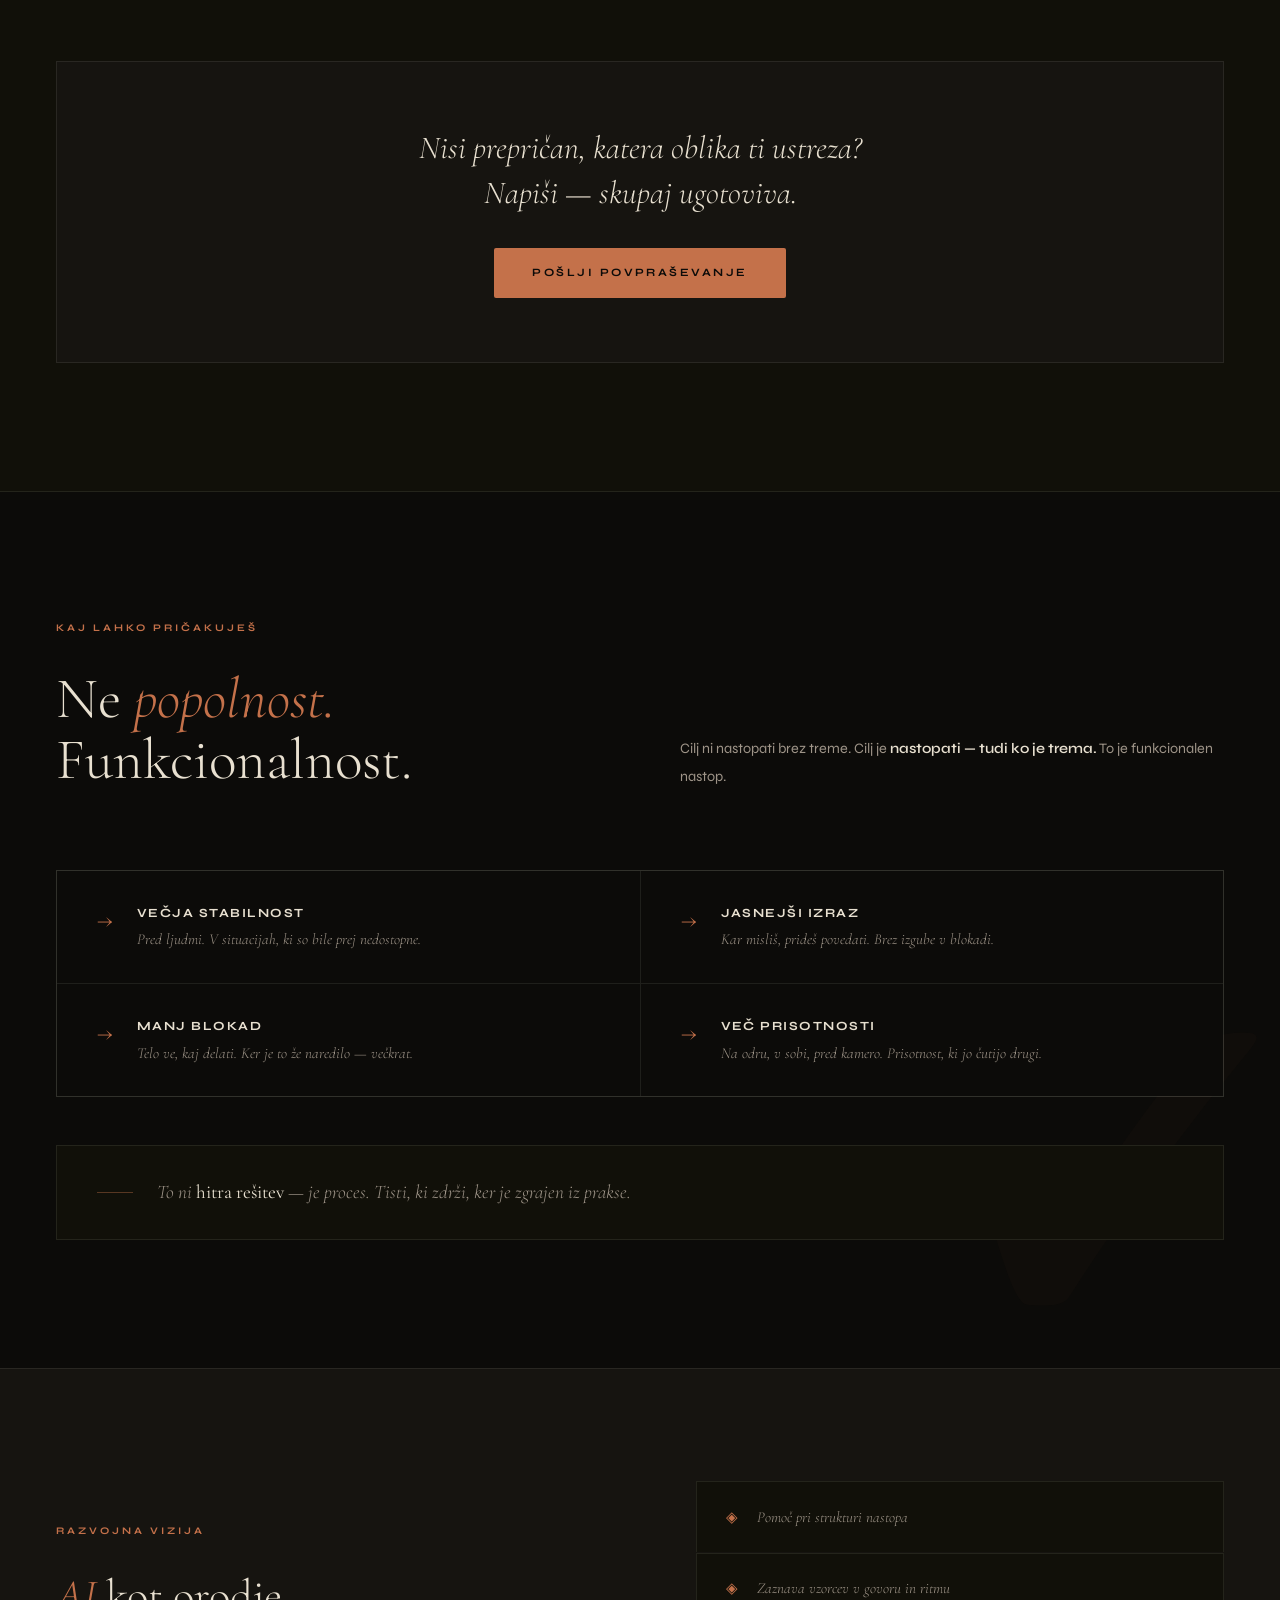
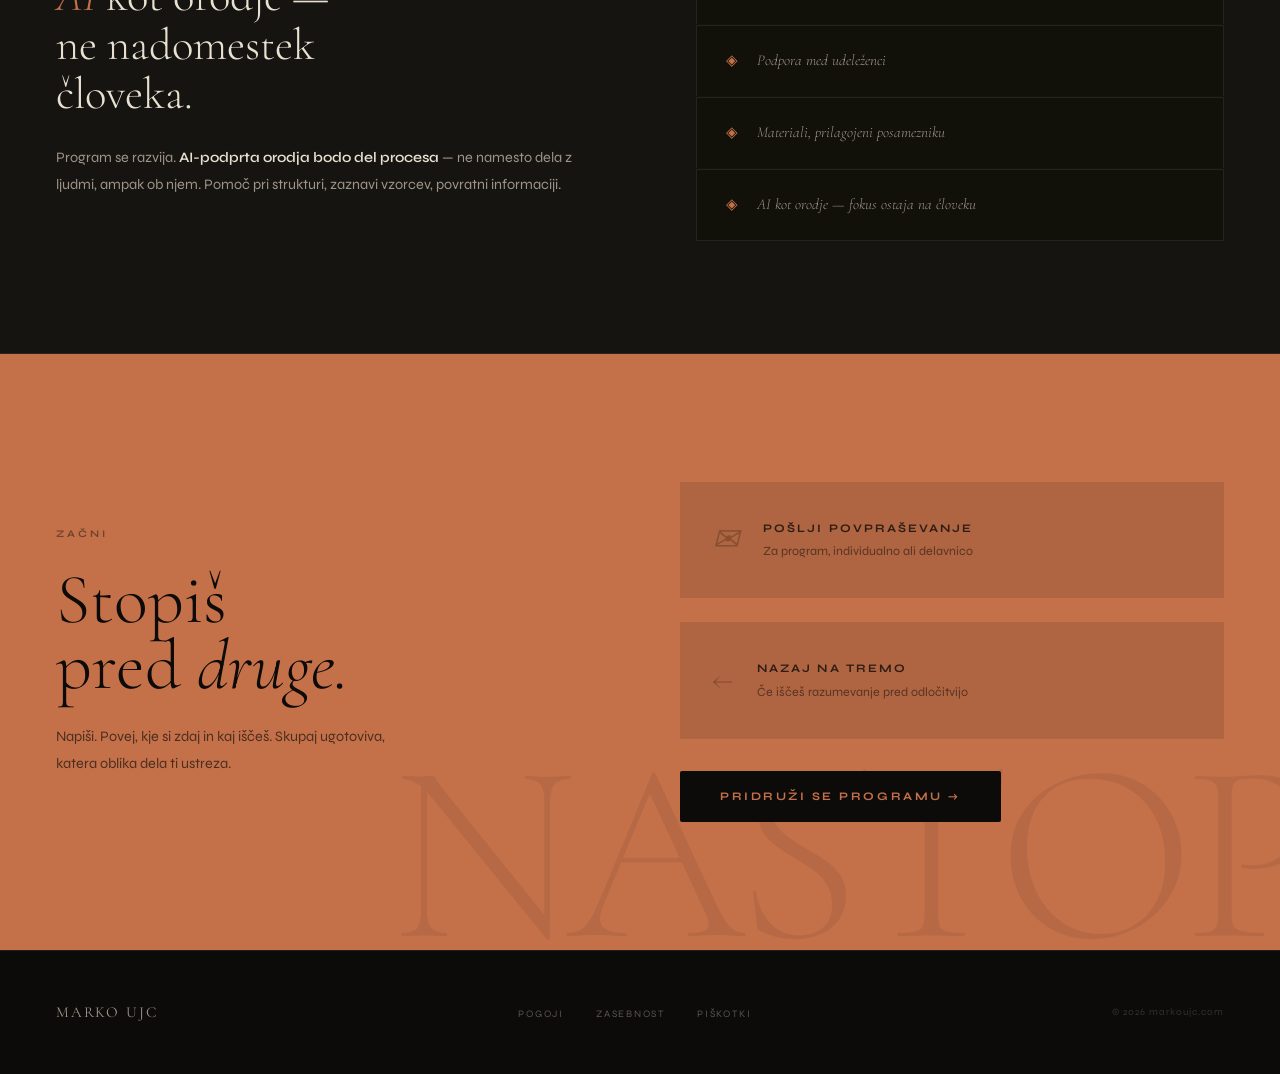
<file: strenirkaj-nastop/index.html>
<!DOCTYPE html>
<html lang="sl">
<head>
  <meta charset="UTF-8" />
  <meta name="viewport" content="width=device-width, initial-scale=1.0" />
  <title>sTRENIRkAJ NASTOP - program za tremo skozi prakso - Marko Ujc</title>
  <!-- SEO META -->
  <meta name="description" content="8-tedenski praktični program za ljudi, ki jih trema ustavi pred nastopom, predstavitvijo ali govorom." />
  <link rel="canonical" href="https://markoujc.com/strenirkaj-nastop/" />

  <!-- FAVICON – temno ozadje, terracotta M -->
  <link rel="icon" href="data:image/svg+xml,<svg xmlns='http://www.w3.org/2000/svg' viewBox='0 0 100 100'><rect width='100' height='100' fill='%230c0b09'/><text y='.88em' font-size='68' font-family='Georgia,serif' fill='%23c4714a' font-style='italic' x='8'>M</text></svg>" />

  <!-- OPEN GRAPH – prikaz ob deljenju na LinkedIn, WhatsApp itd. -->
  <meta property="og:type" content="website" />
  <meta property="og:title" content="sTRENIRkAJ NASTOP - program za tremo skozi prakso - Marko Ujc" />
  <meta property="og:description" content="8-tedenski praktični program za ljudi, ki jih trema ustavi pred nastopom, predstavitvijo ali govorom." />
  <meta property="og:url" content="https://markoujc.com/strenirkaj-nastop/" />
  <meta property="og:site_name" content="Marko Ujc" />
  <meta property="og:locale" content="sl_SI" />

  <!-- TWITTER CARD -->
  <meta name="twitter:card" content="summary" />
  <meta name="twitter:title" content="sTRENIRkAJ NASTOP - program za tremo skozi prakso - Marko Ujc" />
  <meta name="twitter:description" content="8-tedenski praktični program za ljudi, ki jih trema ustavi pred nastopom, predstavitvijo ali govorom." />
  <link rel="preconnect" href="https://fonts.googleapis.com" />
  <link rel="preconnect" href="https://fonts.gstatic.com" crossorigin />
  <link rel="stylesheet" href="../css/style.css" />
  <link href="https://fonts.googleapis.com/css2?family=Cormorant+Garamond:ital,wght@0,300;0,400;0,500;0,600;1,300;1,400;1,500&family=Syne:wght@400;500;600;700&display=swap" rel="stylesheet" />

  <style>
    *, *::before, *::after { box-sizing: border-box; margin: 0; padding: 0; }

    :root {
      --bg:        #0c0b09;
      --bg2:       #111009;
      --bg3:       #161410;
      --cream:     #e8e0d0;
      --cream-dim: #9e9488;
      --cream-xs:  #5a554e;
      --accent:    #c4714a;
      --accent-lt: #d4895e;
      --line:      rgba(232,224,208,.09);
      --ff-disp:   'Cormorant Garamond', Georgia, serif;
      --ff-body:   'Syne', sans-serif;
    }

    html { scroll-behavior: smooth; }

    body {
      background: var(--bg);
      color: var(--cream);
      font-family: var(--ff-body);
      font-size: 16px;
      line-height: 1.65;
      overflow-x: hidden;
    }

    body::before {
      content: '';
      position: fixed; inset: 0; z-index: 0; pointer-events: none;
      opacity: .028;
      background-image: url("data:image/svg+xml,%3Csvg viewBox='0 0 256 256' xmlns='http://www.w3.org/2000/svg'%3E%3Cfilter id='n'%3E%3CfeTurbulence type='fractalNoise' baseFrequency='.85' numOctaves='4' stitchTiles='stitch'/%3E%3C/filter%3E%3Crect width='100%25' height='100%25' filter='url(%23n)'/%3E%3C/svg%3E");
      background-size: 200px;
    }

    /* ── NAV ── */
    nav {
      position: fixed; top: 0; left: 0; right: 0; z-index: 100;
      display: flex; align-items: center; justify-content: space-between;
      padding: 1.5rem 3.5rem;
      border-bottom: 1px solid transparent;
      transition: border-color .4s, background .4s, backdrop-filter .4s;
    }
    nav.scrolled {
      border-color: var(--line);
      background: rgba(12,11,9,.88);
      backdrop-filter: blur(18px);
    }
    .nav-logo {
      font-family: var(--ff-disp);
      font-size: 1.2rem; font-weight: 400;
      letter-spacing: .14em; text-transform: uppercase;
      color: var(--cream); text-decoration: none;
    }
    .nav-logo span { color: var(--accent); }
    .nav-links { display: flex; gap: 2.5rem; list-style: none; }
    .nav-links a {
      font-size: .68rem; font-weight: 600;
      letter-spacing: .22em; text-transform: uppercase;
      color: var(--cream-dim); text-decoration: none;
      transition: color .2s;
    }
    .nav-links a:hover { color: var(--cream); }
    .nav-links a.active { color: var(--accent); }
    .nav-cta {
      font-size: .68rem; font-weight: 700;
      letter-spacing: .2em; text-transform: uppercase;
      color: var(--accent); text-decoration: none;
      border: 1px solid rgba(196,113,74,.3);
      padding: .55rem 1.5rem; border-radius: 2px;
      transition: background .2s, color .2s, border-color .2s;
    }
    .nav-cta:hover { background: var(--accent); color: var(--bg); border-color: var(--accent); }

    /* ── BUTTONS ── */
    .btn-primary {
      display: inline-block;
      font-size: .7rem; font-weight: 700;
      letter-spacing: .22em; text-transform: uppercase;
      color: var(--bg); background: var(--accent);
      text-decoration: none;
      padding: 1rem 2.4rem; border-radius: 2px;
      transition: background .2s, transform .2s;
    }
    .btn-primary:hover { background: var(--accent-lt); transform: translateY(-2px); }
    .btn-ghost {
      display: inline-block;
      font-size: .7rem; font-weight: 600;
      letter-spacing: .2em; text-transform: uppercase;
      color: var(--cream-dim); text-decoration: none;
      transition: color .2s;
    }
    .btn-ghost:hover { color: var(--cream); }
    .btn-ghost::after { content: ' →'; }

    /* ── BREADCRUMB ── */
    .breadcrumb {
      position: relative; z-index: 1;
      padding: 8rem 3.5rem 0;
      display: flex; align-items: center; gap: .8rem;
    }
    .breadcrumb a {
      font-size: .62rem; letter-spacing: .2em; text-transform: uppercase;
      color: var(--cream-xs); text-decoration: none; transition: color .2s;
    }
    .breadcrumb a:hover { color: var(--cream-dim); }
    .breadcrumb-sep { color: var(--cream-xs); font-size: .62rem; }
    .breadcrumb-current {
      font-size: .62rem; letter-spacing: .2em; text-transform: uppercase;
      color: var(--accent);
    }

    /* ── HERO ── */
    .hero {
      position: relative; z-index: 1;
      padding: 4rem 3.5rem 0;
      overflow: hidden;
      min-height: 90svh;
      display: flex; flex-direction: column; justify-content: flex-end;
    }
    .hero-bg-word {
      position: absolute;
      font-family: var(--ff-disp);
      font-size: clamp(12rem, 26vw, 32rem);
      font-weight: 300;
      color: rgba(196,113,74,.035);
      bottom: -2rem; right: -3rem;
      pointer-events: none; user-select: none;
      letter-spacing: -.05em; line-height: 1;
      white-space: nowrap;
    }
    .hero-inner {
      max-width: 1340px; margin: 0 auto; width: 100%;
      display: grid; grid-template-columns: 1fr 1fr;
      gap: 4rem; align-items: end;
      padding-bottom: 7rem;
    }
    .hero-left { }
    .hero-eyebrow {
      font-size: .63rem; font-weight: 700;
      letter-spacing: .32em; text-transform: uppercase;
      color: var(--accent); margin-bottom: 2.5rem;
      opacity: 0; animation: fadeUp .7s .1s forwards;
    }
    .hero-h1 {
      font-family: var(--ff-disp);
      font-size: clamp(3rem, 7vw, 7.5rem);
      font-weight: 300; line-height: .9;
      letter-spacing: -.02em;
      opacity: 0; animation: fadeUp .9s .25s forwards;
    }
    .hero-h1 em { font-style: italic; color: var(--accent); }
    .hero-h1 .small {
      font-size: clamp(1.8rem, 4vw, 4.5rem);
      display: block; margin-top: .3em;
    }
    .hero-right {
      opacity: 0; animation: fadeUp .9s .5s forwards;
      padding-bottom: .5rem;
    }
    .hero-intro {
      font-family: var(--ff-disp);
      font-size: clamp(1.3rem, 2vw, 1.75rem);
      font-weight: 300; font-style: italic;
      line-height: 1.5; color: var(--cream);
      margin-bottom: 1.8rem;
    }
    .hero-body {
      font-size: .9rem; line-height: 1.95;
      color: var(--cream-dim); max-width: 42ch;
      margin-bottom: 2.8rem;
    }
    .hero-actions { display: flex; gap: 1.2rem; align-items: center; flex-wrap: wrap; }

    /* ── STATS BAR ── */
    .statsbar {
      position: relative; z-index: 1;
      background: var(--accent);
    }
    .statsbar-inner {
      max-width: 1340px; margin: 0 auto;
      padding: 0 3.5rem;
      display: grid; grid-template-columns: repeat(4, 1fr);
    }
    .stat {
      padding: 2.2rem 0;
      border-right: 1px solid rgba(0,0,0,.12);
      padding-left: 2.5rem;
      transition: background .2s;
    }
    .stat:first-child { padding-left: 0; }
    .stat:last-child { border-right: none; }
    .stat-num {
      font-family: var(--ff-disp);
      font-size: clamp(2rem, 3.5vw, 3rem);
      font-weight: 300; line-height: 1;
      color: var(--bg); margin-bottom: .2rem;
    }
    .stat-label {
      font-size: .65rem; font-weight: 700;
      letter-spacing: .18em; text-transform: uppercase;
      color: rgba(12,11,9,.55);
    }

    /* ── KAJ JE TO ── */
    .kajje {
      position: relative; z-index: 1;
    }
    .kajje-inner {
      max-width: 1340px; margin: 0 auto;
      padding: 8rem 3.5rem;
      display: grid; grid-template-columns: 4fr 5fr;
      gap: 8rem; align-items: start;
    }
    .section-label {
      font-size: .63rem; font-weight: 700;
      letter-spacing: .3em; text-transform: uppercase;
      color: var(--accent); margin-bottom: 2rem;
    }
    .kajje-headline {
      font-family: var(--ff-disp);
      font-size: clamp(2.5rem, 4.5vw, 4.8rem);
      font-weight: 300; line-height: 1.0;
      position: sticky; top: 7rem;
    }
    .kajje-headline em { font-style: italic; color: var(--accent); }
    .kajje-right { }
    .kajje-opening {
      font-family: var(--ff-disp);
      font-size: clamp(1.2rem, 1.8vw, 1.5rem);
      font-style: italic; font-weight: 300;
      line-height: 1.55; color: var(--cream);
      margin-bottom: 2.5rem;
    }
    .kajje-distinctions {
      list-style: none;
      display: flex; flex-direction: column; gap: 1px;
      margin-bottom: 3rem;
    }
    .kajje-dist {
      display: grid; grid-template-columns: 1fr 1fr;
      background: var(--bg2);
      border: 1px solid var(--line);
      border-bottom: none;
    }
    .kajje-dist:last-child { border-bottom: 1px solid var(--line); }
    .kajje-dist-no {
      padding: 1.2rem 1.5rem;
      border-right: 1px solid var(--line);
      font-family: var(--ff-disp);
      font-size: .95rem; font-style: italic; font-weight: 300;
      color: var(--cream-xs);
      display: flex; align-items: center; gap: .8rem;
    }
    .kajje-dist-no::before {
      content: '×';
      color: rgba(196,113,74,.3); flex-shrink: 0;
    }
    .kajje-dist-yes {
      padding: 1.2rem 1.5rem;
      font-family: var(--ff-disp);
      font-size: .95rem; font-style: italic; font-weight: 300;
      color: var(--cream);
      display: flex; align-items: center; gap: .8rem;
    }
    .kajje-dist-yes::before {
      content: '→';
      color: var(--accent); flex-shrink: 0;
    }
    .kajje-body {
      font-size: .9rem; line-height: 1.95;
      color: var(--cream-dim);
    }
    .kajje-body strong { color: var(--cream); font-weight: 600; }

    /* ── KOMU ── */
    .komu {
      position: relative; z-index: 1;
      background: var(--bg3);
      border-top: 1px solid var(--line);
      border-bottom: 1px solid var(--line);
    }
    .komu-inner {
      max-width: 1340px; margin: 0 auto;
      padding: 8rem 3.5rem;
      display: grid; grid-template-columns: 1fr 1fr;
      gap: 7rem; align-items: center;
    }
    .komu-headline {
      font-family: var(--ff-disp);
      font-size: clamp(2.5rem, 4.5vw, 4.5rem);
      font-weight: 300; line-height: 1.05;
      margin-bottom: 1.5rem;
    }
    .komu-headline em { font-style: italic; color: var(--accent); }
    .komu-desc {
      font-size: .9rem; color: var(--cream-dim); line-height: 1.9;
    }
    .komu-grid {
      display: grid; grid-template-columns: 1fr 1fr;
      gap: 1px; background: var(--line);
      border: 1px solid var(--line);
    }
    .komu-card {
      background: var(--bg3);
      padding: 2rem 1.8rem;
      transition: background .25s;
    }
    .komu-card:hover { background: rgba(196,113,74,.05); }
    .komu-card-title {
      font-size: .72rem; font-weight: 700;
      letter-spacing: .18em; text-transform: uppercase;
      color: var(--cream); margin-bottom: .5rem;
    }
    .komu-card-desc {
      font-family: var(--ff-disp);
      font-size: .95rem; font-style: italic; font-weight: 300;
      color: var(--cream-dim); line-height: 1.55;
    }

    /* ── KAKO DELAMO ── */
    .kako {
      position: relative; z-index: 1;
    }
    .kako-inner {
      max-width: 1340px; margin: 0 auto;
      padding: 8rem 3.5rem;
    }
    .kako-header {
      display: grid; grid-template-columns: 1fr 1fr;
      gap: 5rem; align-items: end;
      margin-bottom: 5rem;
    }
    .kako-headline {
      font-family: var(--ff-disp);
      font-size: clamp(2.5rem, 5vw, 5.5rem);
      font-weight: 300; line-height: 1.0;
    }
    .kako-headline em { font-style: italic; color: var(--accent); }
    .kako-intro {
      font-size: .9rem; color: var(--cream-dim); line-height: 1.9;
    }
    .kako-intro strong { color: var(--cream); font-weight: 600; }

    .kako-steps {
      display: grid; grid-template-columns: repeat(5, 1fr);
      gap: 1px; background: var(--line);
      border: 1px solid var(--line);
      margin-bottom: 3rem;
    }
    .kako-step {
      background: var(--bg);
      padding: 2.5rem 1.8rem;
      display: flex; flex-direction: column;
      transition: background .3s;
      position: relative;
    }
    .kako-step:hover { background: rgba(196,113,74,.05); }
    .kako-step::after {
      content: '';
      position: absolute; top: 0; left: 0; right: 0; height: 2px;
      background: var(--accent);
      transform: scaleX(0); transform-origin: left;
      transition: transform .3s;
    }
    .kako-step:hover::after { transform: scaleX(1); }
    .kako-step-num {
      font-family: var(--ff-disp);
      font-size: 3rem; font-weight: 300; font-style: italic;
      color: rgba(196,113,74,.15); line-height: 1;
      margin-bottom: 1.2rem;
    }
    .kako-step-name {
      font-size: .72rem; font-weight: 700;
      letter-spacing: .15em; text-transform: uppercase;
      color: var(--cream); margin-bottom: .6rem;
    }
    .kako-step-desc {
      font-family: var(--ff-disp);
      font-size: .95rem; font-style: italic; font-weight: 300;
      color: var(--cream-dim); line-height: 1.6;
      flex: 1;
    }

    .kako-note {
      padding: 2rem 2.5rem;
      background: var(--bg2);
      border: 1px solid var(--line);
      display: flex; align-items: center; gap: 1.5rem;
    }
    .kako-note-line {
      width: 36px; height: 1px;
      background: var(--accent); flex-shrink: 0;
    }
    .kako-note-text {
      font-family: var(--ff-disp);
      font-size: clamp(1rem, 1.5vw, 1.2rem);
      font-style: italic; font-weight: 300;
      color: var(--cream-dim); line-height: 1.5;
    }
    .kako-note-text strong { color: var(--cream); font-style: normal; font-weight: 400; }

    /* ── OBLIKE SODELOVANJA ── */
    .oblike {
      position: relative; z-index: 1;
      background: var(--bg2);
      border-top: 1px solid var(--line);
      border-bottom: 1px solid var(--line);
    }
    .oblike-inner {
      max-width: 1340px; margin: 0 auto;
      padding: 8rem 3.5rem;
    }
    .oblike-header {
      display: grid; grid-template-columns: 1fr 1fr;
      gap: 4rem; align-items: end;
      margin-bottom: 5rem;
    }
    .oblike-headline {
      font-family: var(--ff-disp);
      font-size: clamp(2.5rem, 4.5vw, 4.5rem);
      font-weight: 300; line-height: 1.05;
    }
    .oblike-headline em { font-style: italic; color: var(--accent); }
    .oblike-intro {
      font-size: .9rem; color: var(--cream-dim); line-height: 1.9;
    }
    .oblike-grid {
      display: grid; grid-template-columns: repeat(3, 1fr);
      gap: 1px; background: var(--line);
      border: 1px solid var(--line);
      margin-bottom: 4rem;
    }
    .oblike-card {
      background: var(--bg2);
      padding: 3rem 2.5rem;
      display: flex; flex-direction: column;
      transition: background .3s;
      text-decoration: none; color: inherit;
      position: relative; overflow: hidden;
    }
    .oblike-card::before {
      content: '';
      position: absolute; top: 0; left: 0; right: 0; height: 2px;
      background: var(--accent);
      transform: scaleX(0); transform-origin: left;
      transition: transform .35s;
    }
    .oblike-card:hover { background: rgba(196,113,74,.05); }
    .oblike-card:hover::before { transform: scaleX(1); }
    .oblike-card-icon {
      font-family: var(--ff-disp);
      font-size: 3rem; font-weight: 300; font-style: italic;
      color: rgba(196,113,74,.2); line-height: 1;
      margin-bottom: 1.5rem;
    }
    .oblike-card-title {
      font-size: .72rem; font-weight: 700;
      letter-spacing: .2em; text-transform: uppercase;
      color: var(--cream); margin-bottom: .8rem;
    }
    .oblike-card-desc {
      font-family: var(--ff-disp);
      font-size: clamp(1rem, 1.4vw, 1.15rem);
      font-style: italic; font-weight: 300;
      color: var(--cream-dim); line-height: 1.6;
      flex: 1; margin-bottom: 2rem;
    }
    .oblike-card-link {
      font-size: .68rem; font-weight: 700;
      letter-spacing: .2em; text-transform: uppercase;
      color: var(--accent);
    }

    .oblike-cta {
      text-align: center;
      padding: 4rem 2rem;
      border: 1px solid var(--line);
      background: var(--bg3);
    }
    .oblike-cta-text {
      font-family: var(--ff-disp);
      font-size: clamp(1.4rem, 2.5vw, 2.2rem);
      font-style: italic; font-weight: 300;
      color: var(--cream); margin-bottom: 2rem;
      line-height: 1.4;
    }

    /* ── STRUKTURA PROGRAMA ── */
    .program-structure {
      position: relative; z-index: 1;
      background: var(--bg2);
      border-top: 1px solid var(--line);
      border-bottom: 1px solid var(--line);
    }
    .program-structure-inner {
      max-width: 1340px; margin: 0 auto;
      padding: 8rem 3.5rem;
      display: grid; grid-template-columns: 4fr 6fr;
      gap: 6rem; align-items: start;
    }
    .program-structure-headline {
      font-family: var(--ff-disp);
      font-size: clamp(2.4rem, 4.4vw, 4.8rem);
      font-weight: 300; line-height: 1.02;
      position: sticky; top: 7rem;
    }
    .program-structure-headline em { font-style: italic; color: var(--accent); }
    .program-structure-grid { display: grid; grid-template-columns: repeat(2, 1fr); gap: 1rem; }
    .program-structure-card {
      border: 1px solid var(--line);
      background: rgba(12,11,9,.32);
      padding: 2rem;
      min-height: 17rem;
    }
    .program-structure-weeks {
      font-size: .62rem; font-weight: 700;
      letter-spacing: .2em; text-transform: uppercase;
      color: var(--accent); margin-bottom: 1.2rem;
    }
    .program-structure-card h3 {
      font-family: var(--ff-disp);
      font-size: 2rem; font-weight: 300;
      color: var(--cream); margin-bottom: 1.2rem;
    }
    .program-structure-card ul { list-style: none; display: grid; gap: .6rem; }
    .program-structure-card li {
      font-size: .86rem; line-height: 1.65;
      color: var(--cream-dim);
      padding-left: 1.1rem; position: relative;
    }
    .program-structure-card li::before {
      content: ''; position: absolute; left: 0; top: .72em;
      width: 4px; height: 4px; border-radius: 50%;
      background: var(--accent);
    }

    /* ── KAJ PRIČAKOVATI ── */
    .pricakuj {
      position: relative; z-index: 1;
      overflow: hidden;
    }
    .pricakuj::before {
      content: '✓';
      position: absolute;
      font-family: var(--ff-disp);
      font-size: clamp(20rem, 40vw, 50rem);
      font-weight: 300;
      color: rgba(196,113,74,.025);
      bottom: -5rem; right: -4rem;
      pointer-events: none; user-select: none;
      line-height: 1;
    }
    .pricakuj-inner {
      max-width: 1340px; margin: 0 auto;
      padding: 8rem 3.5rem;
      position: relative; z-index: 1;
    }
    .pricakuj-header {
      display: grid; grid-template-columns: 1fr 1fr;
      gap: 5rem; align-items: end;
      margin-bottom: 5rem;
    }
    .pricakuj-headline {
      font-family: var(--ff-disp);
      font-size: clamp(2.5rem, 4.5vw, 4.5rem);
      font-weight: 300; line-height: 1.05;
    }
    .pricakuj-headline em { font-style: italic; color: var(--accent); }
    .pricakuj-intro {
      font-size: .9rem; color: var(--cream-dim); line-height: 1.9;
    }
    .pricakuj-intro strong { color: var(--cream); font-weight: 600; }

    .pricakuj-grid {
      display: grid; grid-template-columns: repeat(2, 1fr);
      gap: 1px; background: var(--line);
      border: 1px solid var(--line);
      margin-bottom: 3rem;
    }
    .pricakuj-item {
      background: var(--bg);
      padding: 2rem 2.5rem;
      display: flex; align-items: flex-start; gap: 1.5rem;
      transition: background .25s;
    }
    .pricakuj-item:hover { background: rgba(196,113,74,.04); }
    .pricakuj-check {
      font-family: var(--ff-disp);
      font-size: 1.5rem; font-weight: 300;
      color: var(--accent); flex-shrink: 0;
      line-height: 1.3; margin-top: .1rem;
    }
    .pricakuj-text { }
    .pricakuj-text-title {
      font-size: .78rem; font-weight: 700;
      letter-spacing: .12em; text-transform: uppercase;
      color: var(--cream); margin-bottom: .3rem;
    }
    .pricakuj-text-desc {
      font-family: var(--ff-disp);
      font-size: .95rem; font-style: italic; font-weight: 300;
      color: var(--cream-dim); line-height: 1.5;
    }

    .pricakuj-disclaimer {
      padding: 2rem 2.5rem;
      border: 1px solid var(--line);
      background: var(--bg2);
      display: flex; align-items: center; gap: 1.5rem;
    }
    .pricakuj-disclaimer-line {
      width: 36px; height: 1px;
      background: rgba(196,113,74,.4); flex-shrink: 0;
    }
    .pricakuj-disclaimer-text {
      font-family: var(--ff-disp);
      font-size: clamp(1rem, 1.5vw, 1.2rem);
      font-style: italic; font-weight: 300;
      color: var(--cream-dim); line-height: 1.5;
    }
    .pricakuj-disclaimer-text strong {
      color: var(--cream); font-style: normal; font-weight: 400;
    }

    /* ── AI RAZDELEK ── */
    .ai-section {
      position: relative; z-index: 1;
      background: var(--bg3);
      border-top: 1px solid var(--line);
      border-bottom: 1px solid var(--line);
    }
    .ai-inner {
      max-width: 1340px; margin: 0 auto;
      padding: 7rem 3.5rem;
      display: grid; grid-template-columns: 1fr 1fr;
      gap: 7rem; align-items: center;
    }
    .ai-headline {
      font-family: var(--ff-disp);
      font-size: clamp(2rem, 3.5vw, 3.5rem);
      font-weight: 300; line-height: 1.1;
      margin-bottom: 1.5rem;
    }
    .ai-headline em { font-style: italic; color: var(--accent); }
    .ai-desc {
      font-size: .9rem; color: var(--cream-dim); line-height: 1.9;
    }
    .ai-desc strong { color: var(--cream); font-weight: 600; }
    .ai-features {
      list-style: none;
      display: flex; flex-direction: column; gap: 1px;
    }
    .ai-feature {
      background: var(--bg2);
      border: 1px solid var(--line);
      border-bottom: none;
      padding: 1.4rem 1.8rem;
      display: flex; align-items: center; gap: 1.2rem;
      font-family: var(--ff-disp);
      font-size: .95rem; font-style: italic; font-weight: 300;
      color: var(--cream-dim);
      transition: background .2s, color .2s;
    }
    .ai-feature:last-child { border-bottom: 1px solid var(--line); }
    .ai-feature:hover { background: rgba(196,113,74,.05); color: var(--cream); }
    .ai-feature::before {
      content: '◈';
      color: var(--accent); flex-shrink: 0;
      font-style: normal;
    }

    /* ── FINAL CTA ── */
    .finalcta {
      position: relative; z-index: 1;
      background: var(--accent);
      overflow: hidden;
    }
    .finalcta::before {
      content: 'NASTOP';
      position: absolute;
      font-family: var(--ff-disp);
      font-size: clamp(8rem, 20vw, 24rem);
      font-weight: 300;
      color: rgba(0,0,0,.07);
      bottom: -2rem; right: -2rem;
      pointer-events: none; user-select: none;
      letter-spacing: -.04em; line-height: 1;
    }
    .finalcta-inner {
      max-width: 1340px; margin: 0 auto;
      padding: 8rem 3.5rem;
      position: relative; z-index: 1;
      display: grid; grid-template-columns: 1fr 1fr;
      gap: 5rem; align-items: center;
    }
    .finalcta-tag {
      font-size: .63rem; font-weight: 700;
      letter-spacing: .3em; text-transform: uppercase;
      color: rgba(12,11,9,.45); margin-bottom: 1.5rem;
    }
    .finalcta-headline {
      font-family: var(--ff-disp);
      font-size: clamp(2.8rem, 5.5vw, 6rem);
      font-weight: 300; line-height: .95;
      color: var(--bg); margin-bottom: 1.5rem;
    }
    .finalcta-headline em { font-style: italic; }
    .finalcta-sub {
      font-size: .9rem; color: rgba(12,11,9,.65);
      line-height: 1.85; max-width: 42ch;
    }
    .finalcta-right {
      display: flex; flex-direction: column;
      justify-content: center; gap: 1.5rem;
    }
    .finalcta-option {
      background: rgba(0,0,0,.1);
      padding: 2rem 2rem;
      display: flex; align-items: center; gap: 1.5rem;
      text-decoration: none; color: inherit;
      transition: background .2s;
    }
    .finalcta-option:hover { background: rgba(0,0,0,.16); }
    .finalcta-option-icon {
      font-family: var(--ff-disp);
      font-size: 2rem; font-weight: 300; font-style: italic;
      color: rgba(12,11,9,.25); flex-shrink: 0;
    }
    .finalcta-option-title {
      font-size: .72rem; font-weight: 700;
      letter-spacing: .18em; text-transform: uppercase;
      color: rgba(12,11,9,.8); margin-bottom: .2rem;
    }
    .finalcta-option-desc {
      font-size: .78rem; color: rgba(12,11,9,.55);
    }
    .finalcta-main-btn {
      display: inline-block;
      font-size: .72rem; font-weight: 700;
      letter-spacing: .22em; text-transform: uppercase;
      color: var(--accent); background: var(--bg);
      text-decoration: none;
      padding: 1rem 2.5rem; border-radius: 2px;
      transition: background .2s;
      align-self: flex-start;
      margin-top: .5rem;
    }
    .finalcta-main-btn:hover { background: rgba(12,11,9,.85); }

    /* ── FOOTER ── */
    footer {
      position: relative; z-index: 1;
      border-top: 1px solid var(--line);
      padding: 3rem 3.5rem;
      display: flex; align-items: center; justify-content: space-between;
    }
    .footer-logo {
      font-family: var(--ff-disp);
      font-size: .95rem; letter-spacing: .12em; text-transform: uppercase;
      color: var(--cream-dim);
    }
    .footer-links { display: flex; gap: 2rem; list-style: none; }
    .footer-links a {
      font-size: .62rem; letter-spacing: .18em; text-transform: uppercase;
      color: var(--cream-xs); text-decoration: none; transition: color .2s;
    }
    .footer-links a:hover { color: var(--cream-dim); }
    .footer-copy { font-size: .62rem; color: rgba(90,85,78,.5); letter-spacing: .1em; }

    /* ── ANIMATIONS ── */
    @keyframes fadeUp {
      from { opacity: 0; transform: translateY(28px); }
      to   { opacity: 1; transform: translateY(0); }
    }
    .reveal {
      opacity: 0; transform: translateY(24px);
      transition: opacity .8s ease, transform .8s ease;
    }
    .reveal.visible { opacity: 1; transform: none; }
    .rd1 { transition-delay: .1s; }
    .rd2 { transition-delay: .2s; }
    .rd3 { transition-delay: .3s; }
    .rd4 { transition-delay: .4s; }

    /* ── RESPONSIVE ── */
    @media (max-width: 960px) {
      nav { padding: 1.2rem 1.8rem; }
      .nav-links { display: none; }
      .breadcrumb { padding: 7rem 1.8rem 0; }
      .hero { padding: 3rem 1.8rem 0; min-height: unset; }
      .hero-inner { grid-template-columns: 1fr; gap: 2rem; padding-bottom: 4rem; }
      .statsbar-inner { grid-template-columns: 1fr 1fr; padding: 0 1.8rem; }
      .stat { padding-left: 1.5rem; }
      .stat:first-child { padding-left: 1.5rem; }
      .kajje-inner, .komu-inner, .kako-inner, .oblike-inner,
      .pricakuj-inner, .ai-inner, .finalcta-inner,
      .program-structure-inner { padding: 5rem 1.8rem; }
      .kajje-inner { grid-template-columns: 1fr; gap: 3rem; }
      .kajje-headline { position: static; }
      .komu-inner { grid-template-columns: 1fr; gap: 3rem; }
      .program-structure-inner { grid-template-columns: 1fr; gap: 3rem; }
      .program-structure-headline { position: static; }
      .program-structure-grid { grid-template-columns: 1fr; }
      .kako-header, .oblike-header, .pricakuj-header { grid-template-columns: 1fr; gap: 1.5rem; margin-bottom: 3rem; }
      .kako-steps { grid-template-columns: 1fr 1fr; }
      .oblike-grid { grid-template-columns: 1fr; }
      .pricakuj-grid { grid-template-columns: 1fr; }
      .ai-inner { grid-template-columns: 1fr; gap: 3rem; }
      .finalcta-inner { grid-template-columns: 1fr; gap: 3rem; }
      footer { flex-direction: column; gap: 1.5rem; text-align: center; padding: 2.5rem 1.8rem; }
    }
    @media (max-width: 560px) {
      .statsbar-inner { grid-template-columns: 1fr 1fr; }
      .kako-steps { grid-template-columns: 1fr; }
      .komu-grid { grid-template-columns: 1fr; }
    }
  </style>
</head>
<body>

<!-- NAV -->
<nav class="site-nav" id="site-nav">
  <a href="../index.html" class="nav-logo">Marko <span>Ujc</span></a>
  <ul class="nav-links">
    <li><a href="../trema/index.html">Trema</a></li>
    <li><a href="../strenirkaj-nastop/index.html" class="active">sTRENIRkAJ</a></li>
    <li><a href="../uprizoritev/index.html">Uprizoritev</a></li>
    <li><a href="../o-marku/index.html">O Marku</a></li>
    <li><a href="../zapisi/index.html">Zapisi</a></li>
  </ul>
    <button class="nav-hamburger" id="hamburger" aria-label="Meni"><span></span><span></span><span></span></button>
  <a href="../kontakt/index.html" class="nav-cta">Kontakt</a>
</nav>

<!-- MOBILNI MENI – se odpre ob kliku hamburgerja -->
<div class="nav-mobile" id="nav-mobile">
  <a href="../trema/index.html">Trema</a>
  <a href="../strenirkaj-nastop/index.html">sTRENIRkAJ NASTOP</a>
  <a href="../uprizoritev/index.html">Uprizoritev</a>
  <a href="../o-marku/index.html">O Marku</a>
  <a href="../zapisi/index.html">Zapisi</a>
  <a href="../kontakt/index.html">Kontakt</a>
</div>

<!-- BREADCRUMB -->
<div class="breadcrumb">
  <a href="../index.html">markoujc.com</a>
  <span class="breadcrumb-sep">·</span>
  <span class="breadcrumb-current">sTRENIRkAJ NASTOP</span>
</div>

<!-- HERO -->
<header class="hero">
  <div class="hero-bg-word" aria-hidden="true">NASTOP</div>
  <div class="hero-inner">
    <div class="hero-left">
      <p class="hero-eyebrow">sTRENIRkAJ NASTOP</p>
      <h1 class="hero-h1">
        sTRENIRkAJ
        <em class="small">NASTOP</em>
      </h1>
    </div>
    <div class="hero-right">
      <p class="hero-intro">Trema ne izgine. Lahko pa prideš do točke, ko te ne ustavi več.</p>
      <p class="hero-body">8-tedenski praktični program za delo s tremo skozi telo, glas, pozornost in realne situacije.</p>
      <div class="hero-actions">
        <a href="../kontakt/index.html" class="btn-primary">Preveri, ali je program zate</a>
        <a href="#oblike" class="btn-ghost">Oblike sodelovanja</a>
      </div>
    </div>
  </div>
</header>

<!-- STATS BAR -->
<div class="statsbar">
  <div class="statsbar-inner">
    <div class="stat">
      <div class="stat-num">8</div>
      <div class="stat-label">Tednov</div>
    </div>
    <div class="stat">
      <div class="stat-num">Skupaj</div>
      <div class="stat-label">Delo v skupini</div>
    </div>
    <div class="stat">
      <div class="stat-num">1 : 1</div>
      <div class="stat-label">Individualna pozornost</div>
    </div>
    <div class="stat">
      <div class="stat-num">Praksa</div>
      <div class="stat-label">Pred teorijo</div>
    </div>
  </div>
</div>

<!-- KAJ JE TO -->
<section>
  <div class="kajje-inner">
    <div>
      <p class="section-label reveal">Kaj je to</p>
      <h2 class="kajje-headline reveal rd1">To ni<br><em>tečaj.</em><br>Je trening.</h2>
    </div>
    <div class="kajje-right">
      <p class="kajje-opening reveal">Večina ljudi misli, da je problem v samozavesti. Ponavadi ni.</p>
      <ul class="kajje-distinctions reveal rd1">
        <li class="kajje-dist">
          <span class="kajje-dist-no">ni motivacijski seminar</span>
          <span class="kajje-dist-yes">gledališka praksa</span>
        </li>
        <li class="kajje-dist">
          <span class="kajje-dist-no">ni prezentacijski trening s slajdi</span>
          <span class="kajje-dist-yes">improvizacija</span>
        </li>
        <li class="kajje-dist">
          <span class="kajje-dist-no">ni recept za samozavest</span>
          <span class="kajje-dist-yes">klovnovske tehnike</span>
        </li>
        <li class="kajje-dist">
          <span class="kajje-dist-no">ni en trik za odpravo treme</span>
          <span class="kajje-dist-yes">delo s pozornostjo in prisotnostjo</span>
        </li>
      </ul>
      <p class="kajje-body reveal rd2">
        <strong>Cilj ni, da postaneš popoln govorec.</strong> Cilj je, da lahko ostaneš prisoten, tudi ko ti ni udobno.
      </p>
    </div>
  </div>
</section>

<!-- KOMU JE NAMENJENO -->
<section class="komu">
  <div class="komu-inner">
    <div>
      <p class="section-label reveal">Komu je namenjeno</p>
      <h2 class="komu-headline reveal rd1">Za tiste,<br>ki jih <em>blokira</em><br>trema.</h2>
      <p class="komu-desc reveal rd2">Pod pritiskom telo in glas pogosto nista več usklajena. Misli gredo naprej, dih zaostane, glas izgubi oporo, pozornost se zoži. Tega se ne reši samo z nasveti. Potrebna je izkušnja.</p>
    </div>
    <div class="komu-grid reveal rd1">
      <div class="komu-card">
        <div class="komu-card-title">ljudje s tremo</div>
        <div class="komu-card-desc">Za ljudi, ki želijo bolj jasno stati pred drugimi, tudi kadar se pojavi trema.</div>
      </div>
      <div class="komu-card">
        <div class="komu-card-title">podjetniki in vodje</div>
        <div class="komu-card-desc">Za ljudi, ki želijo bolj jasno stati pred drugimi, tudi kadar se pojavi trema.</div>
      </div>
      <div class="komu-card">
        <div class="komu-card-title">govorci in predavatelji</div>
        <div class="komu-card-desc">Za ljudi, ki želijo bolj jasno stati pred drugimi, tudi kadar se pojavi trema.</div>
      </div>
      <div class="komu-card">
        <div class="komu-card-title">ustvarjalci in performerji</div>
        <div class="komu-card-desc">Za ljudi, ki želijo bolj jasno stati pred drugimi, tudi kadar se pojavi trema.</div>
      </div>
    </div>
  </div>
</section>

<!-- KAKO DELAMO -->
<section class="kako">
  <div class="kako-inner">
    <div class="kako-header">
      <div>
        <p class="section-label reveal">Kako delamo</p>
        <h2 class="kako-headline reveal rd1">Oder je<br><em>laboratorij.</em></h2>
      </div>
      <p class="kako-intro reveal rd2">
        Vsaka ura je praksa. <strong>Teorija pride šele potem, ko jo imaš za kaj.</strong> Ne obratno.
      </p>
    </div>

    <div class="kako-steps">
      <div class="kako-step reveal">
        <div class="kako-step-num">1.</div>
        <div class="kako-step-name">Stopiš pred druge</div>
        <p class="kako-step-desc">Od prve ure. Brez pripravljalnega filma.</p>
      </div>
      <div class="kako-step reveal rd1">
        <div class="kako-step-num">2.</div>
        <div class="kako-step-name">Delaš napake</div>
        <p class="kako-step-desc">Zavestno. V varnem prostoru. To je del metode.</p>
      </div>
      <div class="kako-step reveal rd2">
        <div class="kako-step-num">3.</div>
        <div class="kako-step-name">Ponavljaš situacije</div>
        <p class="kako-step-desc">Telo se uči skozi ponavljanje — ne skozi razumevanje.</p>
      </div>
      <div class="kako-step reveal rd3">
        <div class="kako-step-num">4.</div>
        <div class="kako-step-name">Dobiš feedback</div>
        <p class="kako-step-desc">Konkreten, neposreden, iz prakse — ne iz priročnika.</p>
      </div>
      <div class="kako-step reveal rd4">
        <div class="kako-step-num">5.</div>
        <div class="kako-step-name">Greš nazaj</div>
        <p class="kako-step-desc">In narediš znova. Drugače. Bolje. To je trening.</p>
      </div>
    </div>

    <div class="kako-note reveal rd2">
      <div class="kako-note-line"></div>
      <p class="kako-note-text">Brez teorije, ki je ne uporabiš. <strong>Samo kar ostane v telesu.</strong></p>
    </div>
  </div>
</section>


<!-- CMS:PROGRAM_STRUCTURE:START -->

<section class="program-structure">
  <div class="program-structure-inner">
    <div>
      <p class="section-label reveal">Struktura programa</p>
      <h2 class="program-structure-headline reveal rd1">8 tednov.<br><em>Trening, praksa, ponovitev.</em></h2>
    </div>
    <div class="program-structure-grid">
      
      <div class="program-structure-card reveal rd1">
        <div class="program-structure-weeks">Tedna 1-2</div>
        <h3>Izpostavljanje</h3>
        <ul>
          <li>vstop pred druge</li>
          <li>osnovna prisotnost</li>
          <li>srečanje z nelagodjem</li>
        </ul>
      </div>
      <div class="program-structure-card reveal rd2">
        <div class="program-structure-weeks">Tedna 3-4</div>
        <h3>Zavedanje</h3>
        <ul>
          <li>telesni odzivi</li>
          <li>glas</li>
          <li>pozornost</li>
        </ul>
      </div>
      <div class="program-structure-card reveal rd3">
        <div class="program-structure-weeks">Tedna 5-6</div>
        <h3>Izraz</h3>
        <ul>
          <li>jasen govor</li>
          <li>čustveni razpon</li>
          <li>avtentičnost</li>
        </ul>
      </div>
      <div class="program-structure-card reveal rd4">
        <div class="program-structure-weeks">Tedna 7-8</div>
        <h3>Integracija</h3>
        <ul>
          <li>realni scenariji</li>
          <li>individualni feedback</li>
          <li>ponovitev pod pritiskom</li>
        </ul>
      </div>
    </div>
  </div>
</section>
<!-- CMS:PROGRAM_STRUCTURE:END -->

<!-- OBLIKE SODELOVANJA -->
<section class="oblike" id="oblike">
  <div class="oblike-inner">
    <div class="oblike-header">
      <div>
        <p class="section-label reveal">Oblike sodelovanja</p>
        <h2 class="oblike-headline reveal rd1">Vstopi,<br>kot ti <em>ustreza.</em></h2>
      </div>
      <p class="oblike-intro reveal rd2">Trening je mogoč v različnih oblikah — vsaka ima svojo logiko in intenzivnost.</p>
    </div>

    <div class="oblike-grid">
      <a href="../kontakt/index.html" class="oblike-card reveal">
        <div class="oblike-card-icon">◎</div>
        <div class="oblike-card-title">Skupinski program</div>
        <p class="oblike-card-desc">Osemtedenski program v skupini. Procesno delo, skupinska dinamika, varni prostor za napako.</p>
        <div class="oblike-card-link">Izvedi več →</div>
      </a>
      <a href="../kontakt/index.html" class="oblike-card reveal rd1">
        <div class="oblike-card-icon">I.</div>
        <div class="oblike-card-title">Individualno delo</div>
        <p class="oblike-card-desc">1 : 1 praksa. Tempo, fokus in pristop prilagojen tebi — tvojemu profilu in ciljem.</p>
        <div class="oblike-card-link">Izvedi več →</div>
      </a>
      <a href="../kontakt/index.html" class="oblike-card reveal rd2">
        <div class="oblike-card-icon">∞</div>
        <div class="oblike-card-title">Podjetja in ekipe</div>
        <p class="oblike-card-desc">Delavnice, intenzivi, dolgoročna partnerstva. Za ekipe, ki nastopajo skupaj.</p>
        <div class="oblike-card-link">Izvedi več →</div>
      </a>
    </div>

    <div class="oblike-cta reveal rd2">
      <p class="oblike-cta-text">Nisi prepričan, katera oblika ti ustreza?<br>Napiši — skupaj ugotoviva.</p>
      <a href="../kontakt/index.html" class="btn-primary">Pošlji povpraševanje</a>
    </div>
  </div>
</section>

<!-- KAJ PRIČAKOVATI -->
<section class="pricakuj">
  <div class="pricakuj-inner">
    <div class="pricakuj-header">
      <div>
        <p class="section-label reveal">Kaj lahko pričakuješ</p>
        <h2 class="pricakuj-headline reveal rd1">Ne <em>popolnost.</em><br>Funkcionalnost.</h2>
      </div>
      <p class="pricakuj-intro reveal rd2">
        Cilj ni nastopati brez treme. Cilj je <strong>nastopati — tudi ko je trema.</strong> To je funkcionalen nastop.
      </p>
    </div>

    <div class="pricakuj-grid">
      <div class="pricakuj-item reveal">
        <span class="pricakuj-check">→</span>
        <div class="pricakuj-text">
          <div class="pricakuj-text-title">Večja stabilnost</div>
          <div class="pricakuj-text-desc">Pred ljudmi. V situacijah, ki so bile prej nedostopne.</div>
        </div>
      </div>
      <div class="pricakuj-item reveal rd1">
        <span class="pricakuj-check">→</span>
        <div class="pricakuj-text">
          <div class="pricakuj-text-title">Jasnejši izraz</div>
          <div class="pricakuj-text-desc">Kar misliš, prideš povedati. Brez izgube v blokadi.</div>
        </div>
      </div>
      <div class="pricakuj-item reveal rd1">
        <span class="pricakuj-check">→</span>
        <div class="pricakuj-text">
          <div class="pricakuj-text-title">Manj blokad</div>
          <div class="pricakuj-text-desc">Telo ve, kaj delati. Ker je to že naredilo — večkrat.</div>
        </div>
      </div>
      <div class="pricakuj-item reveal rd2">
        <span class="pricakuj-check">→</span>
        <div class="pricakuj-text">
          <div class="pricakuj-text-title">Več prisotnosti</div>
          <div class="pricakuj-text-desc">Na odru, v sobi, pred kamero. Prisotnost, ki jo čutijo drugi.</div>
        </div>
      </div>
    </div>

    <div class="pricakuj-disclaimer reveal rd2">
      <div class="pricakuj-disclaimer-line"></div>
      <p class="pricakuj-disclaimer-text">To ni <strong>hitra rešitev</strong> — je proces. Tisti, ki zdrži, ker je zgrajen iz prakse.</p>
    </div>
  </div>
</section>

<!-- AI RAZDELEK -->
<section class="ai-section">
  <div class="ai-inner">
    <div>
      <p class="section-label reveal">Razvojna vizija</p>
      <h2 class="ai-headline reveal rd1"><em>AI</em> kot orodje —<br>ne nadomestek<br>človeka.</h2>
      <p class="ai-desc reveal rd2">
        Program se razvija. <strong>AI-podprta orodja bodo del procesa</strong> — ne namesto dela z ljudmi, ampak ob njem. Pomoč pri strukturi, zaznavi vzorcev, povratni informaciji.
      </p>
    </div>
    <ul class="ai-features reveal rd1">
      <li class="ai-feature">Pomoč pri strukturi nastopa</li>
      <li class="ai-feature">Zaznava vzorcev v govoru in ritmu</li>
      <li class="ai-feature">Podpora med udeleženci</li>
      <li class="ai-feature">Materiali, prilagojeni posamezniku</li>
      <li class="ai-feature">AI kot orodje — fokus ostaja na človeku</li>
    </ul>
  </div>
</section>

<!-- FINAL CTA -->
<section class="finalcta">
  <div class="finalcta-inner">
    <div>
      <p class="finalcta-tag">Začni</p>
      <h2 class="finalcta-headline reveal">Stopiš<br>pred <em>druge.</em></h2>
      <p class="finalcta-sub reveal rd1">Napiši. Povej, kje si zdaj in kaj iščeš. Skupaj ugotoviva, katera oblika dela ti ustreza.</p>
    </div>
    <div class="finalcta-right reveal rd1">
      <a href="../kontakt/index.html" class="finalcta-option">
        <span class="finalcta-option-icon">✉</span>
        <div>
          <div class="finalcta-option-title">Pošlji povpraševanje</div>
          <div class="finalcta-option-desc">Za program, individualno ali delavnico</div>
        </div>
      </a>
      <a href="../trema/index.html" class="finalcta-option">
        <span class="finalcta-option-icon">←</span>
        <div>
          <div class="finalcta-option-title">Nazaj na Tremo</div>
          <div class="finalcta-option-desc">Če iščeš razumevanje pred odločitvijo</div>
        </div>
      </a>
      <a href="../kontakt/index.html" class="finalcta-main-btn">Pridruži se programu →</a>
    </div>
  </div>
</section>

<!-- FOOTER -->
<footer class="site-footer">
  <div class="footer-logo">Marko Ujc</div>
  <ul class="footer-links">
    <li><a href="../pravno/pogoji.html">Pogoji</a></li>
    <li><a href="../pravno/zasebnost.html">Zasebnost</a></li>
    <li><a href="../pravno/piskotki.html">Piškotki</a></li>
  </ul>
  <div class="footer-copy">© 2026 markoujc.com</div>
</footer>

<script>
  const nav = document.getElementById('site-nav');
  window.addEventListener('scroll', () => {
    nav.classList.toggle('scrolled', window.scrollY > 50);
  }, { passive: true });

  const io = new IntersectionObserver((entries) => {
    entries.forEach(e => {
      if (e.isIntersecting) { e.target.classList.add('visible'); io.unobserve(e.target); }
    });
  }, { threshold: 0.08, rootMargin: '0px 0px -40px 0px' });
  document.querySelectorAll('.reveal').forEach(el => io.observe(el));
</script>
</body>
</html>
</file>
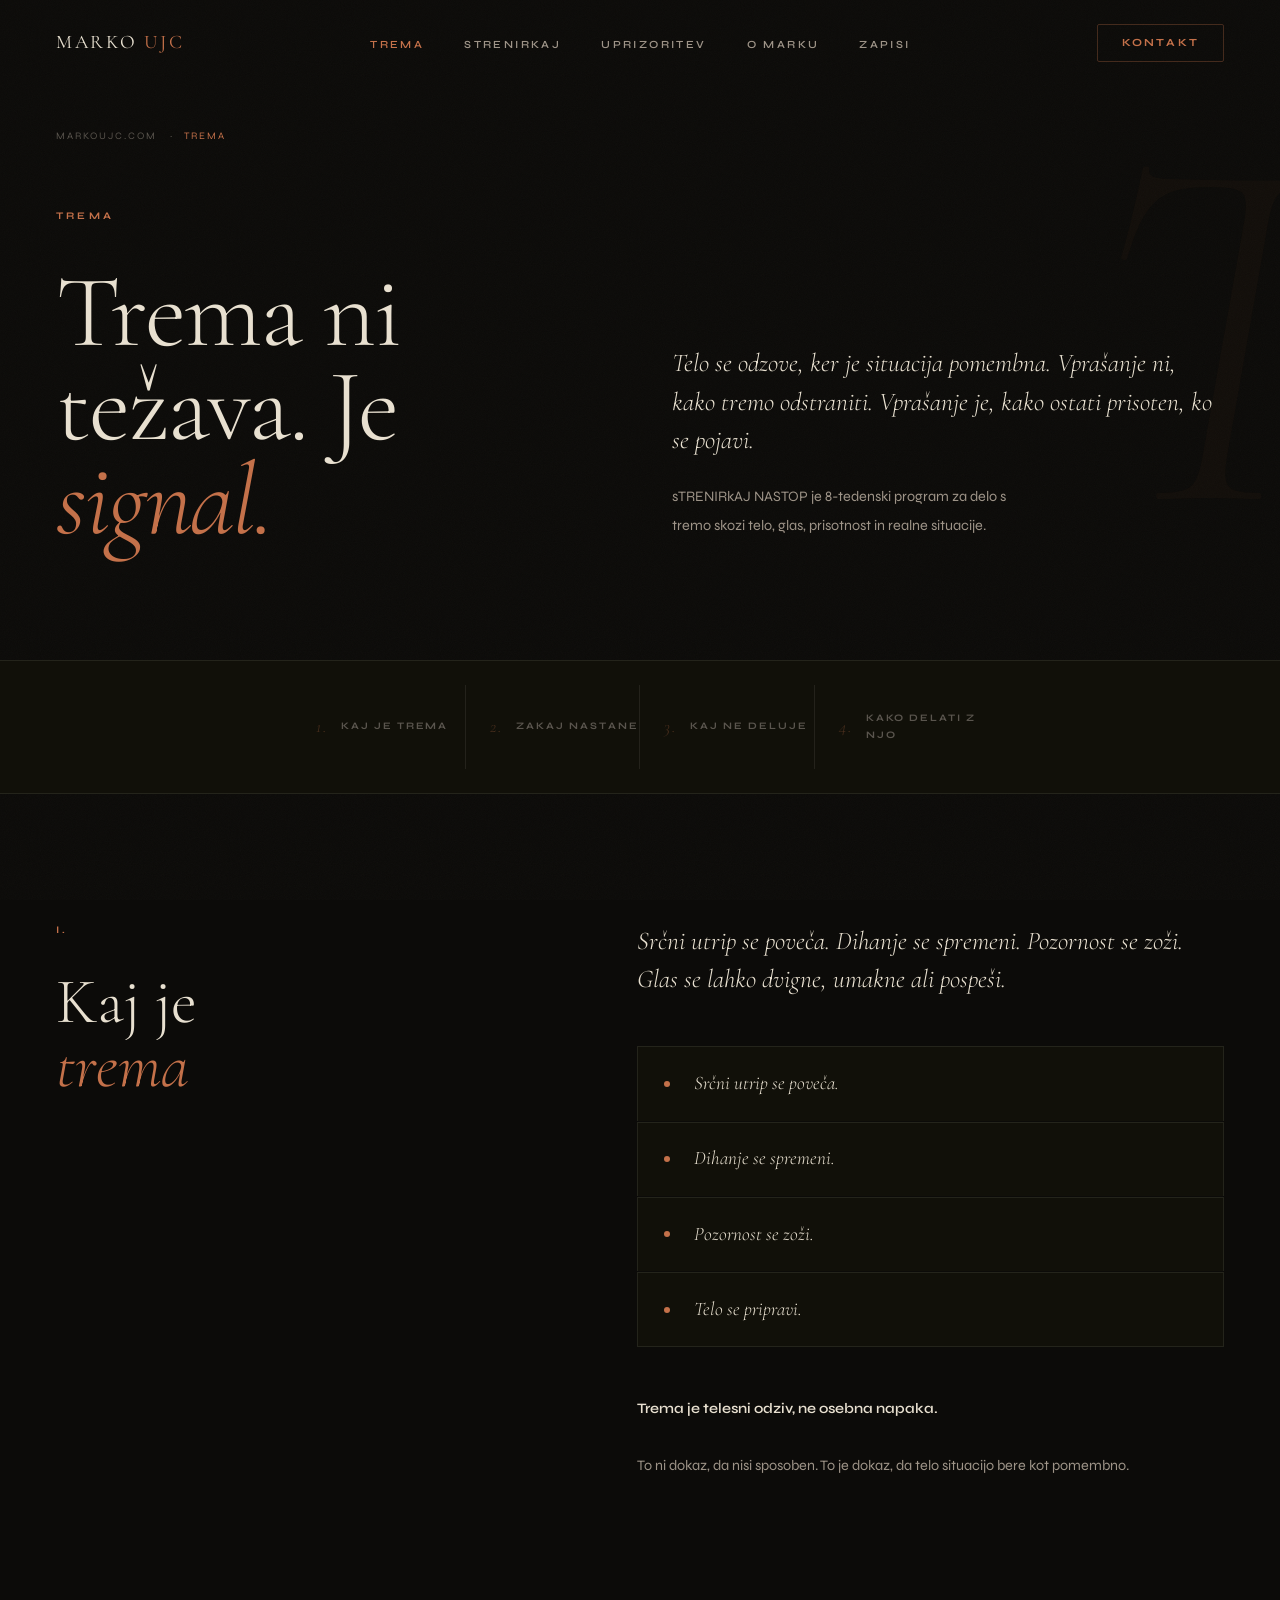
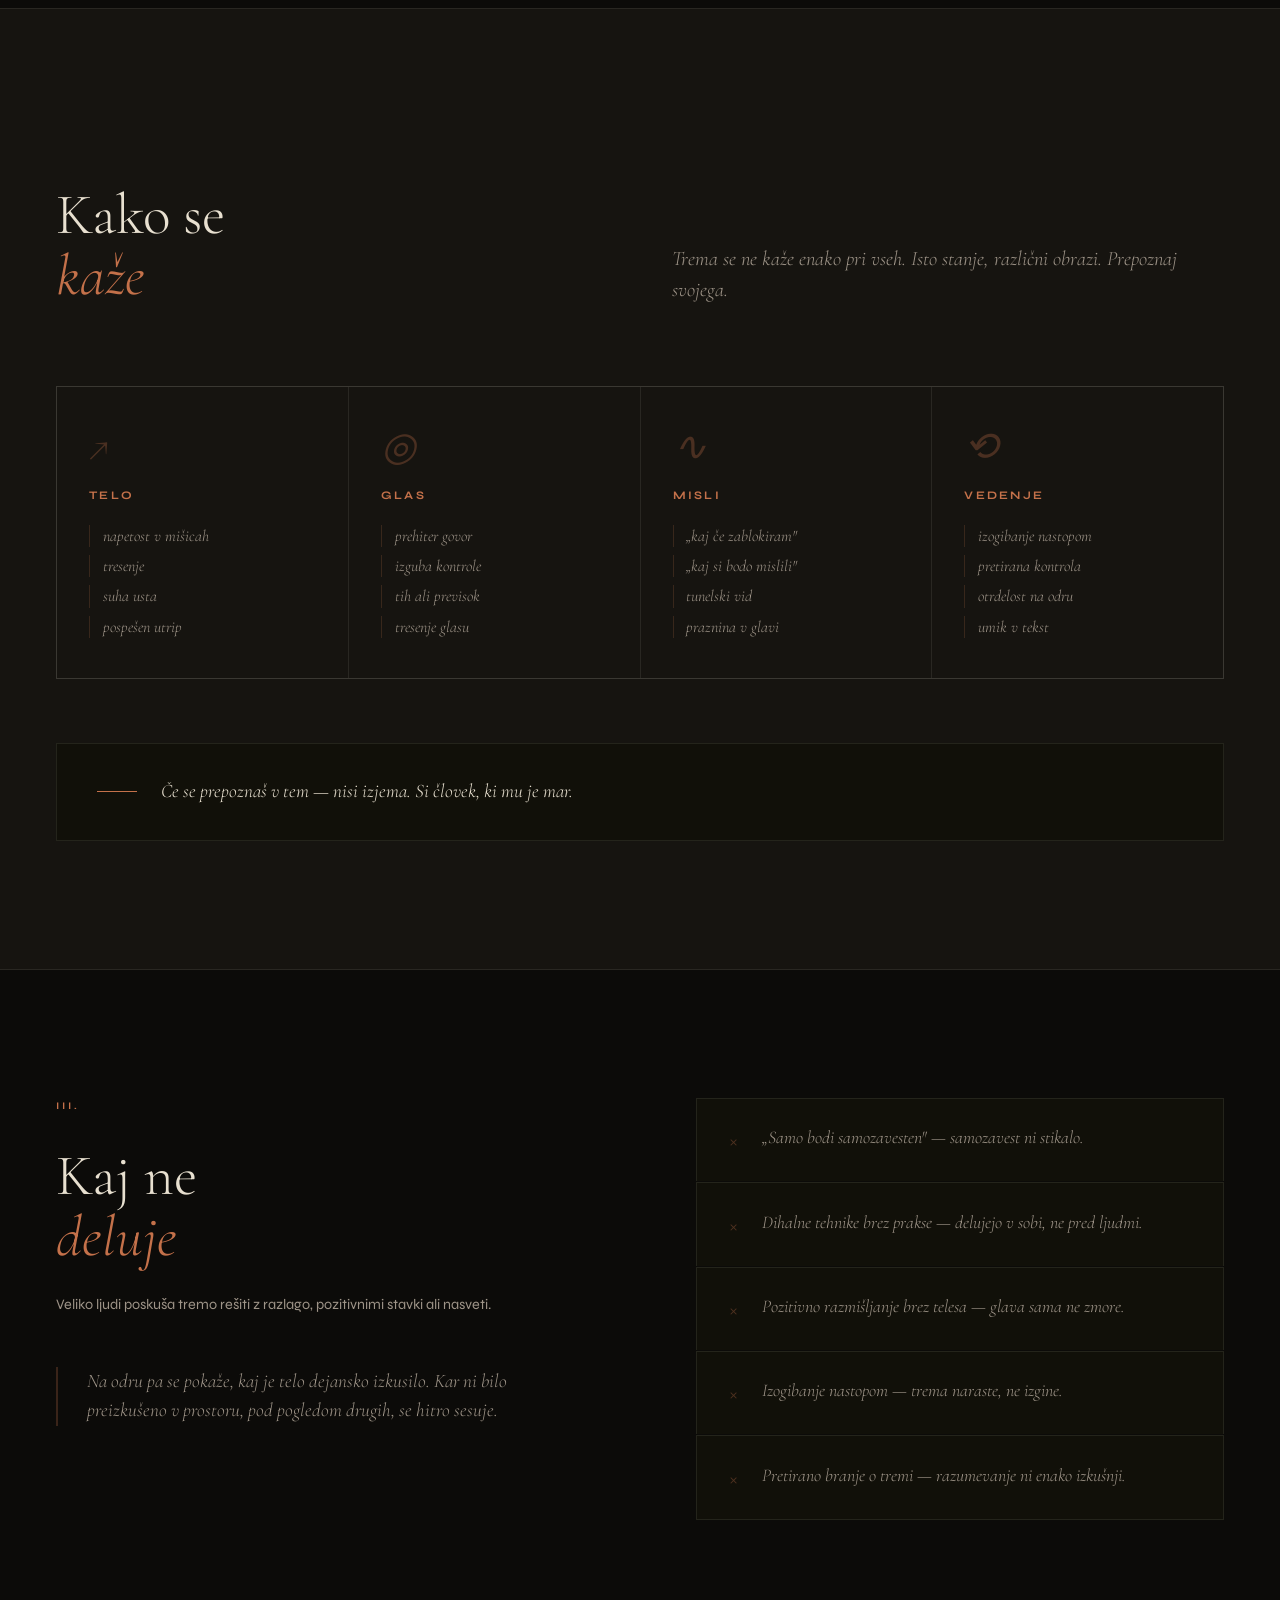
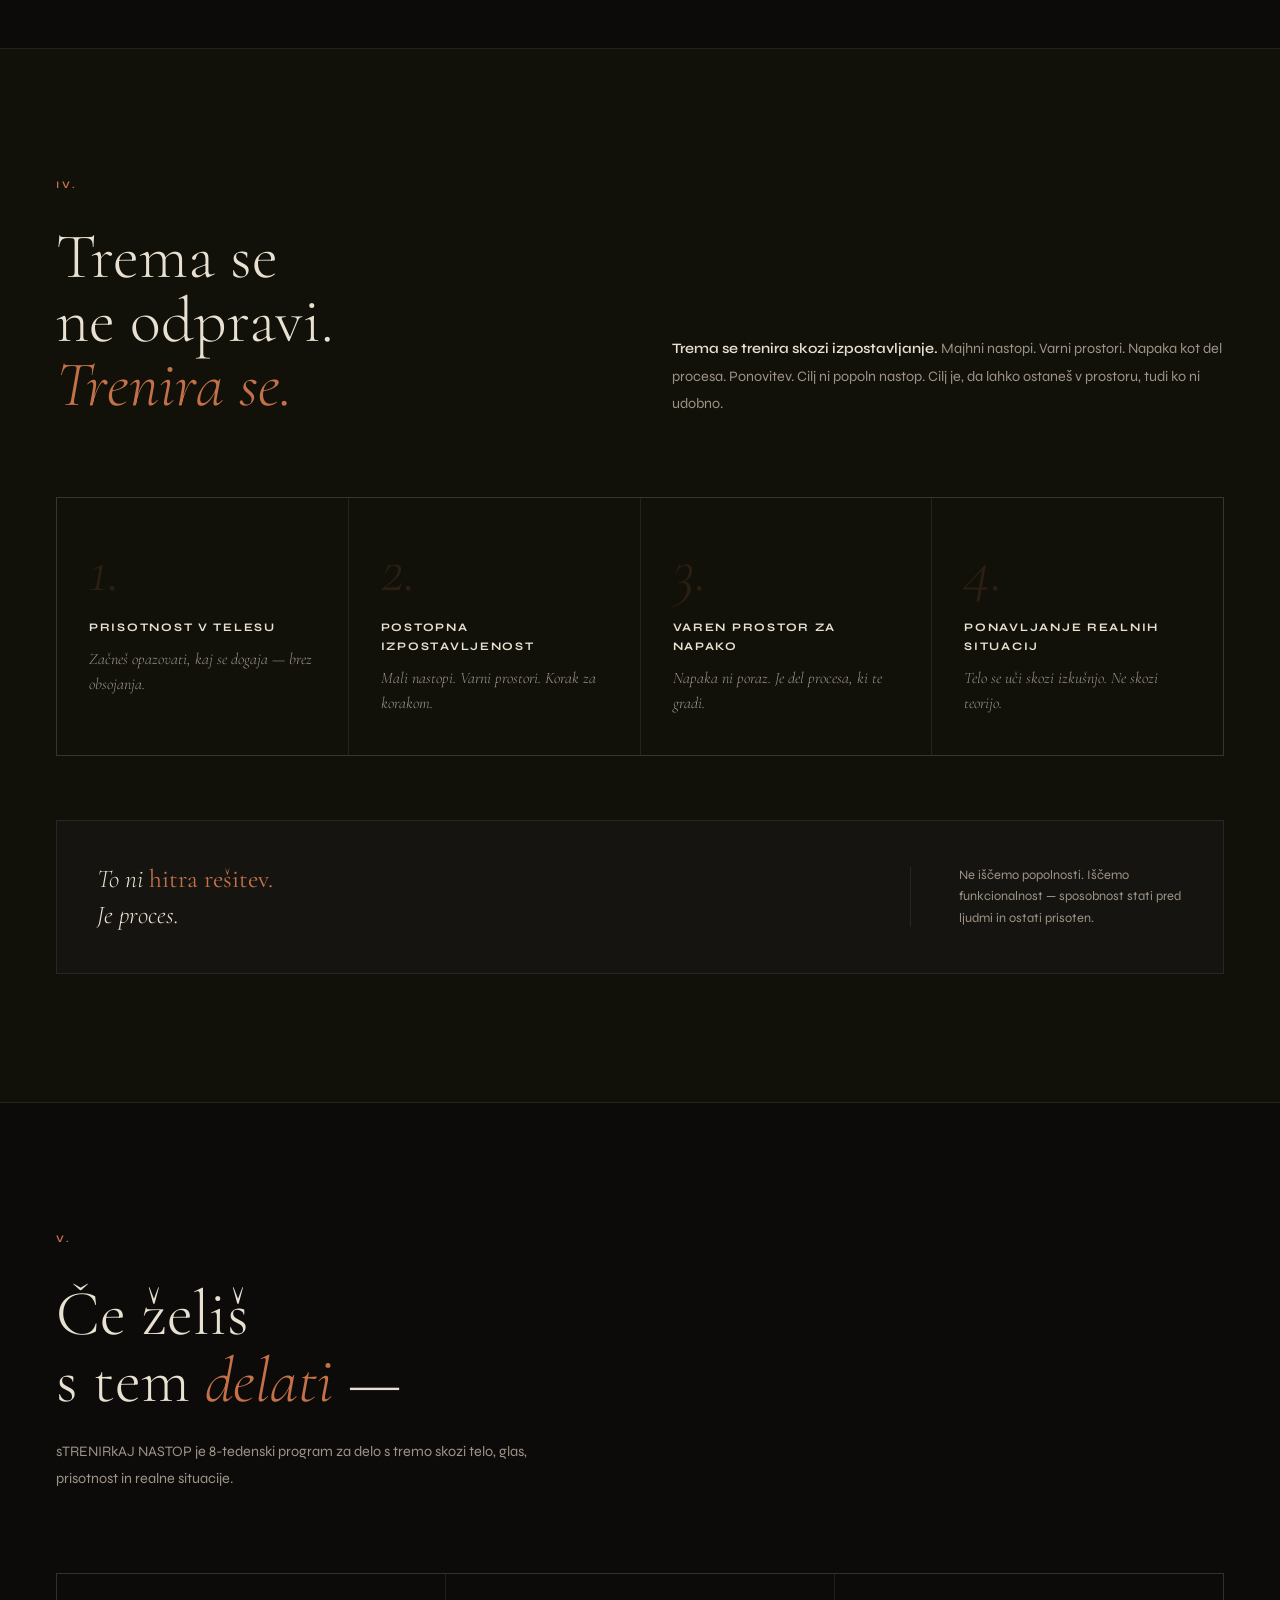
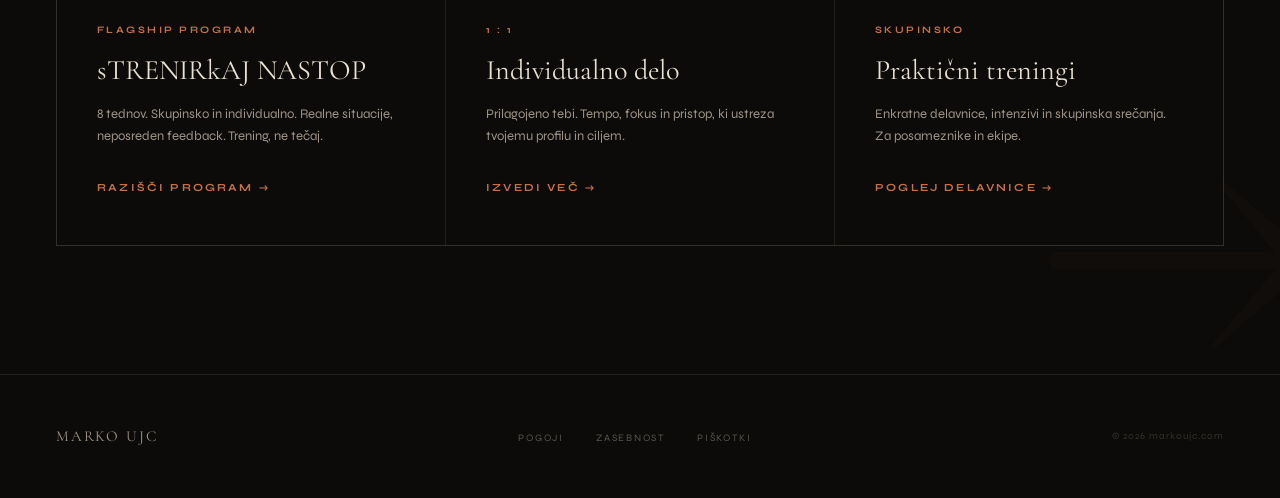
<file: trema/index.html>
<!DOCTYPE html>
<html lang="sl">
<head>
  <meta charset="UTF-8" />
  <meta name="viewport" content="width=device-width, initial-scale=1.0" />
  <title>Trema - kaj je in kako delati z njo - Marko Ujc</title>
  <!-- SEO META -->
  <meta name="description" content="Trema ni napaka. Je odziv telesa na situacijo, ki je pomembna. Nauči se razumeti, kaj se dogaja, in kako s tem delati skozi prakso." />
  <link rel="canonical" href="https://markoujc.com/trema/" />

  <!-- FAVICON – temno ozadje, terracotta M -->
  <link rel="icon" href="data:image/svg+xml,<svg xmlns='http://www.w3.org/2000/svg' viewBox='0 0 100 100'><rect width='100' height='100' fill='%230c0b09'/><text y='.88em' font-size='68' font-family='Georgia,serif' fill='%23c4714a' font-style='italic' x='8'>M</text></svg>" />

  <!-- OPEN GRAPH – prikaz ob deljenju na LinkedIn, WhatsApp itd. -->
  <meta property="og:type" content="website" />
  <meta property="og:title" content="Trema - kaj je in kako delati z njo - Marko Ujc" />
  <meta property="og:description" content="Trema ni napaka. Je odziv telesa na situacijo, ki je pomembna. Nauči se razumeti, kaj se dogaja, in kako s tem delati skozi prakso." />
  <meta property="og:url" content="https://markoujc.com/trema/" />
  <meta property="og:site_name" content="Marko Ujc" />
  <meta property="og:locale" content="sl_SI" />

  <!-- TWITTER CARD -->
  <meta name="twitter:card" content="summary" />
  <meta name="twitter:title" content="Trema - kaj je in kako delati z njo - Marko Ujc" />
  <meta name="twitter:description" content="Trema ni napaka. Je odziv telesa na situacijo, ki je pomembna. Nauči se razumeti, kaj se dogaja, in kako s tem delati skozi prakso." />
  <link rel="preconnect" href="https://fonts.googleapis.com" />
  <link rel="preconnect" href="https://fonts.gstatic.com" crossorigin />
  <link rel="stylesheet" href="../css/style.css" />
  <link href="https://fonts.googleapis.com/css2?family=Cormorant+Garamond:ital,wght@0,300;0,400;0,500;0,600;1,300;1,400;1,500&family=Syne:wght@400;500;600;700&display=swap" rel="stylesheet" />

  <style>
    *, *::before, *::after { box-sizing: border-box; margin: 0; padding: 0; }

    :root {
      --bg:        #0c0b09;
      --bg2:       #111009;
      --bg3:       #161410;
      --cream:     #e8e0d0;
      --cream-dim: #9e9488;
      --cream-xs:  #5a554e;
      --accent:    #c4714a;
      --accent-lt: #d4895e;
      --line:      rgba(232,224,208,.09);
      --ff-disp:   'Cormorant Garamond', Georgia, serif;
      --ff-body:   'Syne', sans-serif;
    }

    html { scroll-behavior: smooth; }

    body {
      background: var(--bg);
      color: var(--cream);
      font-family: var(--ff-body);
      font-size: 16px;
      line-height: 1.65;
      overflow-x: hidden;
    }

    body::before {
      content: '';
      position: fixed; inset: 0; z-index: 0; pointer-events: none;
      opacity: .028;
      background-image: url("data:image/svg+xml,%3Csvg viewBox='0 0 256 256' xmlns='http://www.w3.org/2000/svg'%3E%3Cfilter id='n'%3E%3CfeTurbulence type='fractalNoise' baseFrequency='.85' numOctaves='4' stitchTiles='stitch'/%3E%3C/filter%3E%3Crect width='100%25' height='100%25' filter='url(%23n)'/%3E%3C/svg%3E");
      background-size: 200px;
    }

    /* ── NAV ── */
    nav {
      position: fixed; top: 0; left: 0; right: 0; z-index: 100;
      display: flex; align-items: center; justify-content: space-between;
      padding: 1.5rem 3.5rem;
      border-bottom: 1px solid transparent;
      transition: border-color .4s, background .4s, backdrop-filter .4s;
    }
    nav.scrolled {
      border-color: var(--line);
      background: rgba(12,11,9,.88);
      backdrop-filter: blur(18px);
    }
    .nav-logo {
      font-family: var(--ff-disp);
      font-size: 1.2rem; font-weight: 400;
      letter-spacing: .14em; text-transform: uppercase;
      color: var(--cream); text-decoration: none;
    }
    .nav-logo span { color: var(--accent); }
    .nav-links { display: flex; gap: 2.5rem; list-style: none; }
    .nav-links a {
      font-size: .68rem; font-weight: 600;
      letter-spacing: .22em; text-transform: uppercase;
      color: var(--cream-dim); text-decoration: none;
      transition: color .2s;
    }
    .nav-links a:hover,
    .nav-links a.active { color: var(--cream); }
    .nav-links a.active { color: var(--accent); }
    .nav-cta {
      font-size: .68rem; font-weight: 700;
      letter-spacing: .2em; text-transform: uppercase;
      color: var(--accent); text-decoration: none;
      border: 1px solid rgba(196,113,74,.3);
      padding: .55rem 1.5rem; border-radius: 2px;
      transition: background .2s, color .2s, border-color .2s;
    }
    .nav-cta:hover { background: var(--accent); color: var(--bg); border-color: var(--accent); }

    /* ── BREADCRUMB ── */
    .breadcrumb {
      position: relative; z-index: 1;
      padding: 8rem 3.5rem 0;
      display: flex; align-items: center; gap: .8rem;
    }
    .breadcrumb a {
      font-size: .62rem; letter-spacing: .2em; text-transform: uppercase;
      color: var(--cream-xs); text-decoration: none;
      transition: color .2s;
    }
    .breadcrumb a:hover { color: var(--cream-dim); }
    .breadcrumb-sep { color: var(--cream-xs); font-size: .62rem; }
    .breadcrumb-current {
      font-size: .62rem; letter-spacing: .2em; text-transform: uppercase;
      color: var(--accent);
    }

    /* ── HERO ── */
    .hero {
      position: relative; z-index: 1;
      padding: 4rem 3.5rem 0;
      overflow: hidden;
    }

    .hero-bg-char {
      position: absolute;
      font-family: var(--ff-disp);
      font-size: clamp(20rem, 40vw, 50rem);
      font-weight: 300; font-style: italic;
      color: rgba(196,113,74,.035);
      top: -4rem; right: -4rem;
      pointer-events: none; user-select: none;
      letter-spacing: -.04em; line-height: 1;
    }

    .hero-inner {
      max-width: 1340px; margin: 0 auto;
      display: grid; grid-template-columns: 1fr 1fr;
      gap: 4rem; align-items: end;
      padding-bottom: 7rem;
    }

    .hero-eyebrow {
      font-size: .63rem; font-weight: 700;
      letter-spacing: .32em; text-transform: uppercase;
      color: var(--accent); margin-bottom: 2.5rem;
      opacity: 0; animation: fadeUp .7s .1s forwards;
    }

    .hero-h1 {
      font-family: var(--ff-disp);
      font-size: clamp(3.5rem, 8vw, 8rem);
      font-weight: 300; line-height: .92;
      letter-spacing: -.02em;
      opacity: 0; animation: fadeUp .9s .25s forwards;
    }
    .hero-h1 em { font-style: italic; color: var(--accent); }

    .hero-right {
      opacity: 0; animation: fadeUp .9s .5s forwards;
      padding-bottom: .5rem;
    }

    .hero-intro {
      font-family: var(--ff-disp);
      font-size: clamp(1.3rem, 2vw, 1.75rem);
      font-weight: 300; font-style: italic;
      line-height: 1.5; color: var(--cream);
      margin-bottom: 1.5rem;
    }

    .hero-body {
      font-size: .9rem; line-height: 1.95;
      color: var(--cream-dim); max-width: 44ch;
    }

    /* ── PROGRESS NAV ── */
    .progress-nav {
      position: relative; z-index: 1;
      background: var(--bg2);
      border-top: 1px solid var(--line);
      border-bottom: 1px solid var(--line);
    }
    .progress-nav-inner {
      max-width: 1340px; margin: 0 auto;
      padding: 0 3.5rem;
      display: flex;
    }
    .pnav-item {
      flex: 1;
      padding: 1.6rem 0;
      font-size: .62rem; font-weight: 700;
      letter-spacing: .2em; text-transform: uppercase;
      color: var(--cream-xs);
      text-decoration: none;
      border-right: 1px solid var(--line);
      display: flex; align-items: center; gap: .8rem;
      transition: color .2s, background .2s;
      padding-left: 1.5rem;
    }
    .pnav-item:last-child { border-right: none; }
    .pnav-item:hover { color: var(--cream-dim); background: rgba(196,113,74,.03); }
    .pnav-num {
      font-family: var(--ff-disp);
      font-size: 1.1rem; font-weight: 300; font-style: italic;
      color: rgba(196,113,74,.3);
    }

    /* ── SECTION SHARED ── */
    section { position: relative; z-index: 1; }

    .section-inner {
      max-width: 1340px; margin: 0 auto;
      padding: 7rem 3.5rem;
    }

    .section-label {
      font-size: .63rem; font-weight: 700;
      letter-spacing: .3em; text-transform: uppercase;
      color: var(--accent); margin-bottom: 2rem;
    }

    /* ── KAJ JE TREMA ── */
    .kaj-inner {
      max-width: 1340px; margin: 0 auto;
      padding: 8rem 3.5rem;
      display: grid; grid-template-columns: 4fr 5fr;
      gap: 7rem; align-items: start;
    }

    .kaj-headline {
      font-family: var(--ff-disp);
      font-size: clamp(2.8rem, 5vw, 5.5rem);
      font-weight: 300; line-height: 1.0;
      margin-bottom: 1.5rem;
      position: sticky; top: 7rem;
    }
    .kaj-headline em { font-style: italic; color: var(--accent); }

    .kaj-right { }

    .kaj-opening {
      font-family: var(--ff-disp);
      font-size: clamp(1.3rem, 2vw, 1.6rem);
      font-weight: 300; font-style: italic;
      line-height: 1.5; color: var(--cream);
      margin-bottom: 3rem;
    }

    .kaj-signals {
      list-style: none;
      display: flex; flex-direction: column; gap: 1px;
      margin-bottom: 3rem;
    }

    .kaj-signal {
      display: flex; align-items: center; gap: 1.5rem;
      padding: 1.3rem 1.6rem;
      background: var(--bg2);
      border: 1px solid var(--line);
      border-bottom: none;
      font-family: var(--ff-disp);
      font-size: clamp(1rem, 1.5vw, 1.25rem);
      font-style: italic; font-weight: 300;
      color: var(--cream);
      transition: background .2s, color .2s;
    }
    .kaj-signal:last-child { border-bottom: 1px solid var(--line); }
    .kaj-signal:hover { background: rgba(196,113,74,.06); }
    .kaj-signal-dot {
      width: 6px; height: 6px; border-radius: 50%;
      background: var(--accent); flex-shrink: 0;
    }

    .kaj-conclusion {
      font-size: .9rem; line-height: 1.95;
      color: var(--cream-dim);
    }
    .kaj-conclusion strong {
      color: var(--cream); font-weight: 600;
    }

    /* ── KAKO SE KAŽE ── */
    .kaze {
      background: var(--bg3);
      border-top: 1px solid var(--line);
      border-bottom: 1px solid var(--line);
    }
    .kaze-inner {
      max-width: 1340px; margin: 0 auto;
      padding: 8rem 3.5rem;
    }
    .kaze-header {
      display: grid; grid-template-columns: 1fr 1fr;
      gap: 4rem; margin-bottom: 5rem; align-items: end;
    }
    .kaze-headline {
      font-family: var(--ff-disp);
      font-size: clamp(2.5rem, 4.5vw, 4.5rem);
      font-weight: 300; line-height: 1.05;
    }
    .kaze-headline em { font-style: italic; color: var(--accent); }
    .kaze-intro {
      font-family: var(--ff-disp);
      font-size: clamp(1.1rem, 1.6vw, 1.4rem);
      font-style: italic; font-weight: 300;
      line-height: 1.55; color: var(--cream-dim);
    }

    .kaze-grid {
      display: grid; grid-template-columns: repeat(4, 1fr);
      gap: 1px; background: var(--line);
      border: 1px solid var(--line);
    }
    .kaze-card {
      background: var(--bg3);
      padding: 2.5rem 2rem;
      transition: background .3s;
    }
    .kaze-card:hover { background: rgba(196,113,74,.05); }
    .kaze-card-icon {
      font-family: var(--ff-disp);
      font-size: 2.5rem; font-style: italic; font-weight: 300;
      color: rgba(196,113,74,.3); line-height: 1;
      margin-bottom: 1.2rem;
    }
    .kaze-card-title {
      font-size: .72rem; font-weight: 700;
      letter-spacing: .2em; text-transform: uppercase;
      color: var(--accent); margin-bottom: 1.2rem;
    }
    .kaze-card-items {
      list-style: none;
      display: flex; flex-direction: column; gap: .5rem;
    }
    .kaze-card-item {
      font-family: var(--ff-disp);
      font-size: 1rem; font-style: italic; font-weight: 300;
      color: var(--cream-dim); line-height: 1.4;
      padding-left: .8rem;
      border-left: 1px solid rgba(196,113,74,.2);
    }

    .kaze-footer {
      margin-top: 4rem;
      padding: 2rem 2.5rem;
      background: var(--bg2);
      border: 1px solid var(--line);
      display: flex; align-items: center; gap: 1.5rem;
    }
    .kaze-footer-line {
      width: 40px; height: 1px;
      background: var(--accent); flex-shrink: 0;
    }
    .kaze-footer-text {
      font-family: var(--ff-disp);
      font-size: clamp(1rem, 1.5vw, 1.25rem);
      font-style: italic; font-weight: 300;
      color: var(--cream);
    }

    /* ── KAJ NE DELUJE ── */
    .nedeluje-inner {
      max-width: 1340px; margin: 0 auto;
      padding: 8rem 3.5rem;
      display: grid; grid-template-columns: 1fr 1fr;
      gap: 7rem; align-items: start;
    }
    .nedeluje-headline {
      font-family: var(--ff-disp);
      font-size: clamp(2.5rem, 4.5vw, 4.5rem);
      font-weight: 300; line-height: 1.05;
      margin-bottom: 1.5rem;
    }
    .nedeluje-headline em { font-style: italic; color: var(--accent); }
    .nedeluje-desc {
      font-size: .9rem; color: var(--cream-dim);
      line-height: 1.9; margin-bottom: 3rem;
    }
    .nedeluje-verdict {
      font-family: var(--ff-disp);
      font-size: clamp(1rem, 1.5vw, 1.2rem);
      font-weight: 300; font-style: italic;
      line-height: 1.55; color: var(--cream-dim);
      border-left: 2px solid rgba(196,113,74,.25);
      padding-left: 1.8rem;
    }

    .nedeluje-list {
      list-style: none;
      display: flex; flex-direction: column; gap: 1px;
    }
    .nedeluje-item {
      background: var(--bg2);
      border: 1px solid var(--line);
      border-bottom: none;
      padding: 1.6rem 2rem;
      display: flex; align-items: flex-start; gap: 1.5rem;
      transition: background .25s;
    }
    .nedeluje-item:last-child { border-bottom: 1px solid var(--line); }
    .nedeluje-item:hover { background: rgba(196,113,74,.04); }
    .nedeluje-x {
      font-family: var(--ff-disp);
      font-size: 1.5rem; font-weight: 300;
      color: rgba(196,113,74,.35); flex-shrink: 0;
      line-height: 1.3;
    }
    .nedeluje-text {
      font-family: var(--ff-disp);
      font-size: clamp(1rem, 1.4vw, 1.15rem);
      font-style: italic; font-weight: 300;
      color: var(--cream-dim); line-height: 1.5;
    }

    /* ── KAJ DELUJE ── */
    .deluje {
      background: var(--bg2);
      border-top: 1px solid var(--line);
      border-bottom: 1px solid var(--line);
    }
    .deluje-inner {
      max-width: 1340px; margin: 0 auto;
      padding: 8rem 3.5rem;
    }
    .deluje-header {
      display: grid; grid-template-columns: 1fr 1fr;
      gap: 4rem; margin-bottom: 5rem; align-items: end;
    }
    .deluje-headline {
      font-family: var(--ff-disp);
      font-size: clamp(2.5rem, 5vw, 5.5rem);
      font-weight: 300; line-height: 1.0;
    }
    .deluje-headline em { font-style: italic; color: var(--accent); }
    .deluje-intro {
      font-size: .9rem; color: var(--cream-dim); line-height: 1.9;
    }
    .deluje-intro strong { color: var(--cream); font-weight: 600; }

    .deluje-process {
      display: grid; grid-template-columns: repeat(4, 1fr);
      gap: 1px; background: var(--line);
      border: 1px solid var(--line);
      margin-bottom: 4rem;
    }
    .deluje-step {
      background: var(--bg2);
      padding: 2.5rem 2rem;
      position: relative;
      transition: background .3s;
    }
    .deluje-step:hover { background: rgba(196,113,74,.05); }
    .deluje-step-num {
      font-family: var(--ff-disp);
      font-size: 4rem; font-weight: 300; font-style: italic;
      color: rgba(196,113,74,.15); line-height: 1;
      margin-bottom: 1rem;
    }
    .deluje-step-name {
      font-size: .72rem; font-weight: 700;
      letter-spacing: .15em; text-transform: uppercase;
      color: var(--cream); margin-bottom: .6rem;
    }
    .deluje-step-desc {
      font-family: var(--ff-disp);
      font-size: 1rem; font-style: italic; font-weight: 300;
      color: var(--cream-dim); line-height: 1.55;
    }

    .deluje-closing {
      display: flex; align-items: center; gap: 3rem;
      padding: 2.5rem;
      background: var(--bg3);
      border: 1px solid var(--line);
    }
    .deluje-closing-text {
      font-family: var(--ff-disp);
      font-size: clamp(1.2rem, 2vw, 1.6rem);
      font-style: italic; font-weight: 300;
      line-height: 1.4; color: var(--cream);
      flex: 1;
    }
    .deluje-closing-text strong {
      font-style: normal; color: var(--accent); font-weight: 400;
    }
    .deluje-closing-sep {
      width: 1px; height: 60px;
      background: var(--line); flex-shrink: 0;
    }
    .deluje-closing-sub {
      font-size: .8rem; color: var(--cream-dim);
      line-height: 1.7; max-width: 28ch;
    }

    /* ── KAM NAPREJ ── */
    .naprej {
      position: relative; overflow: hidden;
    }
    .naprej::before {
      content: '→';
      position: absolute;
      font-family: var(--ff-disp);
      font-size: clamp(18rem, 35vw, 42rem);
      font-weight: 300;
      color: rgba(196,113,74,.03);
      bottom: -5rem; right: -3rem;
      pointer-events: none; user-select: none;
      line-height: 1;
    }
    .naprej-inner {
      max-width: 1340px; margin: 0 auto;
      padding: 8rem 3.5rem;
      position: relative; z-index: 1;
    }
    .naprej-header {
      max-width: 56ch; margin-bottom: 5rem;
    }
    .naprej-headline {
      font-family: var(--ff-disp);
      font-size: clamp(2.5rem, 5vw, 5rem);
      font-weight: 300; line-height: 1.05;
      margin-bottom: 1.5rem;
    }
    .naprej-headline em { font-style: italic; color: var(--accent); }
    .naprej-desc {
      font-size: .9rem; color: var(--cream-dim); line-height: 1.9;
    }

    .naprej-grid {
      display: grid; grid-template-columns: repeat(3, 1fr);
      gap: 1px; background: var(--line);
      border: 1px solid var(--line);
    }
    .naprej-card {
      background: var(--bg);
      padding: 3rem 2.5rem;
      display: flex; flex-direction: column;
      text-decoration: none; color: inherit;
      transition: background .3s;
      position: relative; overflow: hidden;
    }
    .naprej-card::after {
      content: '';
      position: absolute; bottom: 0; left: 0; right: 0; height: 2px;
      background: var(--accent);
      transform: scaleX(0); transform-origin: left;
      transition: transform .35s;
    }
    .naprej-card:hover { background: rgba(196,113,74,.05); }
    .naprej-card:hover::after { transform: scaleX(1); }
    .naprej-card-label {
      font-size: .62rem; font-weight: 700;
      letter-spacing: .25em; text-transform: uppercase;
      color: var(--accent); margin-bottom: 1rem;
    }
    .naprej-card-title {
      font-family: var(--ff-disp);
      font-size: clamp(1.5rem, 2.2vw, 2rem);
      font-weight: 400; line-height: 1.15;
      margin-bottom: 1rem; flex: 1;
    }
    .naprej-card-desc {
      font-size: .82rem; color: var(--cream-dim);
      line-height: 1.7; margin-bottom: 2rem;
    }
    .naprej-card-link {
      font-size: .68rem; font-weight: 700;
      letter-spacing: .2em; text-transform: uppercase;
      color: var(--accent);
    }

    /* ── FOOTER ── */
    footer {
      position: relative; z-index: 1;
      border-top: 1px solid var(--line);
      padding: 3rem 3.5rem;
      display: flex; align-items: center; justify-content: space-between;
    }
    .footer-logo {
      font-family: var(--ff-disp);
      font-size: .95rem; letter-spacing: .12em; text-transform: uppercase;
      color: var(--cream-dim);
    }
    .footer-links { display: flex; gap: 2rem; list-style: none; }
    .footer-links a {
      font-size: .62rem; letter-spacing: .18em; text-transform: uppercase;
      color: var(--cream-xs); text-decoration: none; transition: color .2s;
    }
    .footer-links a:hover { color: var(--cream-dim); }
    .footer-copy { font-size: .62rem; color: rgba(90,85,78,.5); letter-spacing: .1em; }

    /* ── ANIMATIONS ── */
    @keyframes fadeUp {
      from { opacity: 0; transform: translateY(28px); }
      to   { opacity: 1; transform: translateY(0); }
    }
    @keyframes fadeIn {
      from { opacity: 0; } to { opacity: 1; }
    }
    .reveal {
      opacity: 0; transform: translateY(24px);
      transition: opacity .8s ease, transform .8s ease;
    }
    .reveal.visible { opacity: 1; transform: none; }
    .rd1 { transition-delay: .1s; }
    .rd2 { transition-delay: .2s; }
    .rd3 { transition-delay: .3s; }
    .rd4 { transition-delay: .4s; }

    /* ── RESPONSIVE ── */
    @media (max-width: 960px) {
      nav { padding: 1.2rem 1.8rem; }
      .nav-links { display: none; }
      .breadcrumb { padding: 7rem 1.8rem 0; }
      .hero { padding: 3rem 1.8rem 0; }
      .hero-inner { grid-template-columns: 1fr; gap: 2rem; padding-bottom: 4rem; }
      .progress-nav-inner { padding: 0 1.8rem; overflow-x: auto; }
      .pnav-item { padding-left: 1rem; white-space: nowrap; }
      .kaj-inner { grid-template-columns: 1fr; gap: 3rem; padding: 5rem 1.8rem; }
      .kaj-headline { position: static; }
      .kaze-inner { padding: 5rem 1.8rem; }
      .kaze-header { grid-template-columns: 1fr; gap: 1.5rem; margin-bottom: 3rem; }
      .kaze-grid { grid-template-columns: 1fr 1fr; }
      .nedeluje-inner { grid-template-columns: 1fr; gap: 3rem; padding: 5rem 1.8rem; }
      .deluje-inner { padding: 5rem 1.8rem; }
      .deluje-header { grid-template-columns: 1fr; gap: 1.5rem; margin-bottom: 3rem; }
      .deluje-process { grid-template-columns: 1fr 1fr; }
      .deluje-closing { flex-direction: column; gap: 1.5rem; }
      .deluje-closing-sep { width: 60px; height: 1px; }
      .naprej-inner { padding: 5rem 1.8rem; }
      .naprej-grid { grid-template-columns: 1fr; }
      footer { flex-direction: column; gap: 1.5rem; text-align: center; padding: 2.5rem 1.8rem; }
    }
    @media (max-width: 560px) {
      .kaze-grid { grid-template-columns: 1fr; }
      .deluje-process { grid-template-columns: 1fr; }
    }
  </style>
</head>
<body>

<!-- NAV -->
<nav class="site-nav" id="site-nav">
  <a href="../index.html" class="nav-logo">Marko <span>Ujc</span></a>
  <ul class="nav-links">
    <li><a href="../trema/index.html" class="active">Trema</a></li>
    <li><a href="../strenirkaj-nastop/index.html">sTRENIRkAJ</a></li>
    <li><a href="../uprizoritev/index.html">Uprizoritev</a></li>
    <li><a href="../o-marku/index.html">O Marku</a></li>
    <li><a href="../zapisi/index.html">Zapisi</a></li>
  </ul>
    <button class="nav-hamburger" id="hamburger" aria-label="Meni"><span></span><span></span><span></span></button>
  <a href="../kontakt/index.html" class="nav-cta">Kontakt</a>
</nav>

<!-- MOBILNI MENI – se odpre ob kliku hamburgerja -->
<div class="nav-mobile" id="nav-mobile">
  <a href="../trema/index.html">Trema</a>
  <a href="../strenirkaj-nastop/index.html">sTRENIRkAJ NASTOP</a>
  <a href="../uprizoritev/index.html">Uprizoritev</a>
  <a href="../o-marku/index.html">O Marku</a>
  <a href="../zapisi/index.html">Zapisi</a>
  <a href="../kontakt/index.html">Kontakt</a>
</div>

<!-- BREADCRUMB -->
<div class="breadcrumb">
  <a href="../index.html">markoujc.com</a>
  <span class="breadcrumb-sep">·</span>
  <span class="breadcrumb-current">Trema</span>
</div>

<!-- HERO -->
<header class="hero">
  <div class="hero-bg-char" aria-hidden="true">T</div>
  <div class="hero-inner">
    <div>
      <p class="hero-eyebrow">Trema</p>
      <h1 class="hero-h1">Trema ni težava. Je <em>signal.</em></h1>
    </div>
    <div class="hero-right">
      <p class="hero-intro">Telo se odzove, ker je situacija pomembna. Vprašanje ni, kako tremo odstraniti. Vprašanje je, kako ostati prisoten, ko se pojavi.</p>
      <p class="hero-body">sTRENIRkAJ NASTOP je 8-tedenski program za delo s tremo skozi telo, glas, prisotnost in realne situacije.</p>
    </div>
  </div>
</header>

<!-- PROGRESS NAV -->
<nav class="progress-nav" aria-label="Vsebina strani">
  <div class="progress-nav-inner">
      <a href="#kaj-je" class="pnav-item">
        <span class="pnav-num">1.</span> Kaj je trema
      </a>
      <a href="#zakaj-nastane" class="pnav-item">
        <span class="pnav-num">2.</span> Zakaj nastane
      </a>
      <a href="#kaj-ne-deluje" class="pnav-item">
        <span class="pnav-num">3.</span> Kaj ne deluje
      </a>
      <a href="#kako-delati" class="pnav-item">
        <span class="pnav-num">4.</span> Kako delati z njo
      </a>
  </div>
</nav>

<!-- MOBILNI MENI – se odpre ob kliku hamburgerja -->
<div class="nav-mobile" id="nav-mobile">
  <a href="../trema/index.html">Trema</a>
  <a href="../strenirkaj-nastop/index.html">sTRENIRkAJ NASTOP</a>
  <a href="../uprizoritev/index.html">Uprizoritev</a>
  <a href="../o-marku/index.html">O Marku</a>
  <a href="../zapisi/index.html">Zapisi</a>
  <a href="../kontakt/index.html">Kontakt</a>
</div>

<!-- I. KAJ JE TREMA -->
<section id="kaj-je">
  <div class="kaj-inner">
    <div>
      <p class="section-label reveal">I.</p>
      <h2 class="kaj-headline reveal rd1">Kaj je<br><em>trema</em></h2>
    </div>
    <div class="kaj-right">
      <p class="kaj-opening reveal">Srčni utrip se poveča. Dihanje se spremeni. Pozornost se zoži. Glas se lahko dvigne, umakne ali pospeši.</p>
      <ul class="kaj-signals reveal rd1">
        <li class="kaj-signal"><span class="kaj-signal-dot"></span>Srčni utrip se poveča.</li>
        <li class="kaj-signal"><span class="kaj-signal-dot"></span>Dihanje se spremeni.</li>
        <li class="kaj-signal"><span class="kaj-signal-dot"></span>Pozornost se zoži.</li>
        <li class="kaj-signal"><span class="kaj-signal-dot"></span>Telo se pripravi.</li>
      </ul>
      <p class="kaj-conclusion reveal rd2">
        <strong>Trema je telesni odziv, ne osebna napaka.</strong><br><br>
        To ni dokaz, da nisi sposoben. To je dokaz, da telo situacijo bere kot pomembno.
      </p>
    </div>
  </div>
</section>

<!-- II. KAKO SE KAŽE -->
<section id="zakaj-nastane" class="kaze">
  <div class="kaze-inner">
    <div class="kaze-header">
      <div>
        <p class="section-label reveal">II.</p>
        <h2 class="kaze-headline reveal rd1">Kako se<br><em>kaže</em></h2>
      </div>
      <p class="kaze-intro reveal rd2">Trema se ne kaže enako pri vseh. Isto stanje, različni obrazi. Prepoznaj svojega.</p>
    </div>

    <div class="kaze-grid">
      <div class="kaze-card reveal">
        <div class="kaze-card-icon">↗</div>
        <div class="kaze-card-title">Telo</div>
        <ul class="kaze-card-items">
          <li class="kaze-card-item">napetost v mišicah</li>
          <li class="kaze-card-item">tresenje</li>
          <li class="kaze-card-item">suha usta</li>
          <li class="kaze-card-item">pospešen utrip</li>
        </ul>
      </div>
      <div class="kaze-card reveal rd1">
        <div class="kaze-card-icon">◎</div>
        <div class="kaze-card-title">Glas</div>
        <ul class="kaze-card-items">
          <li class="kaze-card-item">prehiter govor</li>
          <li class="kaze-card-item">izguba kontrole</li>
          <li class="kaze-card-item">tih ali previsok</li>
          <li class="kaze-card-item">tresenje glasu</li>
        </ul>
      </div>
      <div class="kaze-card reveal rd2">
        <div class="kaze-card-icon">∿</div>
        <div class="kaze-card-title">Misli</div>
        <ul class="kaze-card-items">
          <li class="kaze-card-item">„kaj če zablokiram"</li>
          <li class="kaze-card-item">„kaj si bodo mislili"</li>
          <li class="kaze-card-item">tunelski vid</li>
          <li class="kaze-card-item">praznina v glavi</li>
        </ul>
      </div>
      <div class="kaze-card reveal rd3">
        <div class="kaze-card-icon">⟲</div>
        <div class="kaze-card-title">Vedenje</div>
        <ul class="kaze-card-items">
          <li class="kaze-card-item">izogibanje nastopom</li>
          <li class="kaze-card-item">pretirana kontrola</li>
          <li class="kaze-card-item">otrdelost na odru</li>
          <li class="kaze-card-item">umik v tekst</li>
        </ul>
      </div>
    </div>

    <div class="kaze-footer reveal">
      <div class="kaze-footer-line"></div>
      <p class="kaze-footer-text">Če se prepoznaš v tem — nisi izjema. Si človek, ki mu je mar.</p>
    </div>
  </div>
</section>

<!-- III. KAJ NE DELUJE -->
<section id="kaj-ne-deluje">
  <div class="nedeluje-inner">
    <div>
      <p class="section-label reveal">III.</p>
      <h2 class="nedeluje-headline reveal rd1">Kaj ne<br><em>deluje</em></h2>
      <p class="nedeluje-desc reveal rd2">Veliko ljudi poskuša tremo rešiti z razlago, pozitivnimi stavki ali nasveti.</p>
      <p class="nedeluje-verdict reveal rd3">Na odru pa se pokaže, kaj je telo dejansko izkusilo. Kar ni bilo preizkušeno v prostoru, pod pogledom drugih, se hitro sesuje.</p>
    </div>
    <ul class="nedeluje-list reveal rd1">
      <li class="nedeluje-item">
        <span class="nedeluje-x">×</span>
        <span class="nedeluje-text">„Samo bodi samozavesten" — samozavest ni stikalo.</span>
      </li>
      <li class="nedeluje-item">
        <span class="nedeluje-x">×</span>
        <span class="nedeluje-text">Dihalne tehnike brez prakse — delujejo v sobi, ne pred ljudmi.</span>
      </li>
      <li class="nedeluje-item">
        <span class="nedeluje-x">×</span>
        <span class="nedeluje-text">Pozitivno razmišljanje brez telesa — glava sama ne zmore.</span>
      </li>
      <li class="nedeluje-item">
        <span class="nedeluje-x">×</span>
        <span class="nedeluje-text">Izogibanje nastopom — trema naraste, ne izgine.</span>
      </li>
      <li class="nedeluje-item">
        <span class="nedeluje-x">×</span>
        <span class="nedeluje-text">Pretirano branje o tremi — razumevanje ni enako izkušnji.</span>
      </li>
    </ul>
  </div>
</section>

<!-- IV. KAJ DELUJE -->
<section id="kako-delati" class="deluje">
  <div class="deluje-inner">
    <div class="deluje-header">
      <div>
        <p class="section-label reveal">IV.</p>
        <h2 class="deluje-headline reveal rd1">Trema se<br>ne odpravi.<br><em>Trenira se.</em></h2>
      </div>
      <p class="deluje-intro reveal rd2">
        <strong>Trema se trenira skozi izpostavljanje.</strong> Majhni nastopi. Varni prostori. Napaka kot del procesa. Ponovitev. Cilj ni popoln nastop. Cilj je, da lahko ostaneš v prostoru, tudi ko ni udobno.
      </p>
    </div>

    <div class="deluje-process">
      <div class="deluje-step reveal">
        <div class="deluje-step-num">1.</div>
        <div class="deluje-step-name">Prisotnost v telesu</div>
        <p class="deluje-step-desc">Začneš opazovati, kaj se dogaja — brez obsojanja.</p>
      </div>
      <div class="deluje-step reveal rd1">
        <div class="deluje-step-num">2.</div>
        <div class="deluje-step-name">Postopna izpostavljenost</div>
        <p class="deluje-step-desc">Mali nastopi. Varni prostori. Korak za korakom.</p>
      </div>
      <div class="deluje-step reveal rd2">
        <div class="deluje-step-num">3.</div>
        <div class="deluje-step-name">Varen prostor za napako</div>
        <p class="deluje-step-desc">Napaka ni poraz. Je del procesa, ki te gradi.</p>
      </div>
      <div class="deluje-step reveal rd3">
        <div class="deluje-step-num">4.</div>
        <div class="deluje-step-name">Ponavljanje realnih situacij</div>
        <p class="deluje-step-desc">Telo se uči skozi izkušnjo. Ne skozi teorijo.</p>
      </div>
    </div>

    <div class="deluje-closing reveal rd2">
      <p class="deluje-closing-text">To ni <strong>hitra rešitev.</strong><br>Je proces.</p>
      <div class="deluje-closing-sep"></div>
      <p class="deluje-closing-sub">Ne iščemo popolnosti. Iščemo funkcionalnost — sposobnost stati pred ljudmi in ostati prisoten.</p>
    </div>
  </div>
</section>

<!-- V. KAM NAPREJ -->
<section id="kam-naprej" class="naprej">
  <div class="naprej-inner">
    <div class="naprej-header">
      <p class="section-label reveal">V.</p>
      <h2 class="naprej-headline reveal rd1">Če želiš<br>s tem <em>delati</em> —</h2>
      <p class="naprej-desc reveal rd2">sTRENIRkAJ NASTOP je 8-tedenski program za delo s tremo skozi telo, glas, prisotnost in realne situacije.</p>
    </div>

    <div class="naprej-grid">
      <a href="../strenirkaj-nastop/index.html" class="naprej-card reveal">
        <div class="naprej-card-label">Flagship program</div>
        <div class="naprej-card-title">sTRENIRkAJ NASTOP</div>
        <p class="naprej-card-desc">8 tednov. Skupinsko in individualno. Realne situacije, neposreden feedback. Trening, ne tečaj.</p>
        <div class="naprej-card-link">Razišči program →</div>
      </a>
      <a href="../kontakt/index.html" class="naprej-card reveal rd1">
        <div class="naprej-card-label">1 : 1</div>
        <div class="naprej-card-title">Individualno delo</div>
        <p class="naprej-card-desc">Prilagojeno tebi. Tempo, fokus in pristop, ki ustreza tvojemu profilu in ciljem.</p>
        <div class="naprej-card-link">Izvedi več →</div>
      </a>
      <a href="../kontakt/index.html" class="naprej-card reveal rd2">
        <div class="naprej-card-label">Skupinsko</div>
        <div class="naprej-card-title">Praktični treningi</div>
        <p class="naprej-card-desc">Enkratne delavnice, intenzivi in skupinska srečanja. Za posameznike in ekipe.</p>
        <div class="naprej-card-link">Poglej delavnice →</div>
      </a>
    </div>
  </div>
</section>

<!-- FOOTER -->
<footer class="site-footer">
  <div class="footer-logo">Marko Ujc</div>
  <ul class="footer-links">
    <li><a href="../pravno/pogoji.html">Pogoji</a></li>
    <li><a href="../pravno/zasebnost.html">Zasebnost</a></li>
    <li><a href="../pravno/piskotki.html">Piškotki</a></li>
  </ul>
  <div class="footer-copy">© 2026 markoujc.com</div>
</footer>

<script>
  // Sticky nav
  const nav = document.getElementById('site-nav');
  window.addEventListener('scroll', () => {
    nav.classList.toggle('scrolled', window.scrollY > 50);
  }, { passive: true });

  // Scroll reveal
  const io = new IntersectionObserver((entries) => {
    entries.forEach(e => {
      if (e.isIntersecting) { e.target.classList.add('visible'); io.unobserve(e.target); }
    });
  }, { threshold: 0.08, rootMargin: '0px 0px -40px 0px' });
  document.querySelectorAll('.reveal').forEach(el => io.observe(el));
</script>
</body>
</html>
</file>
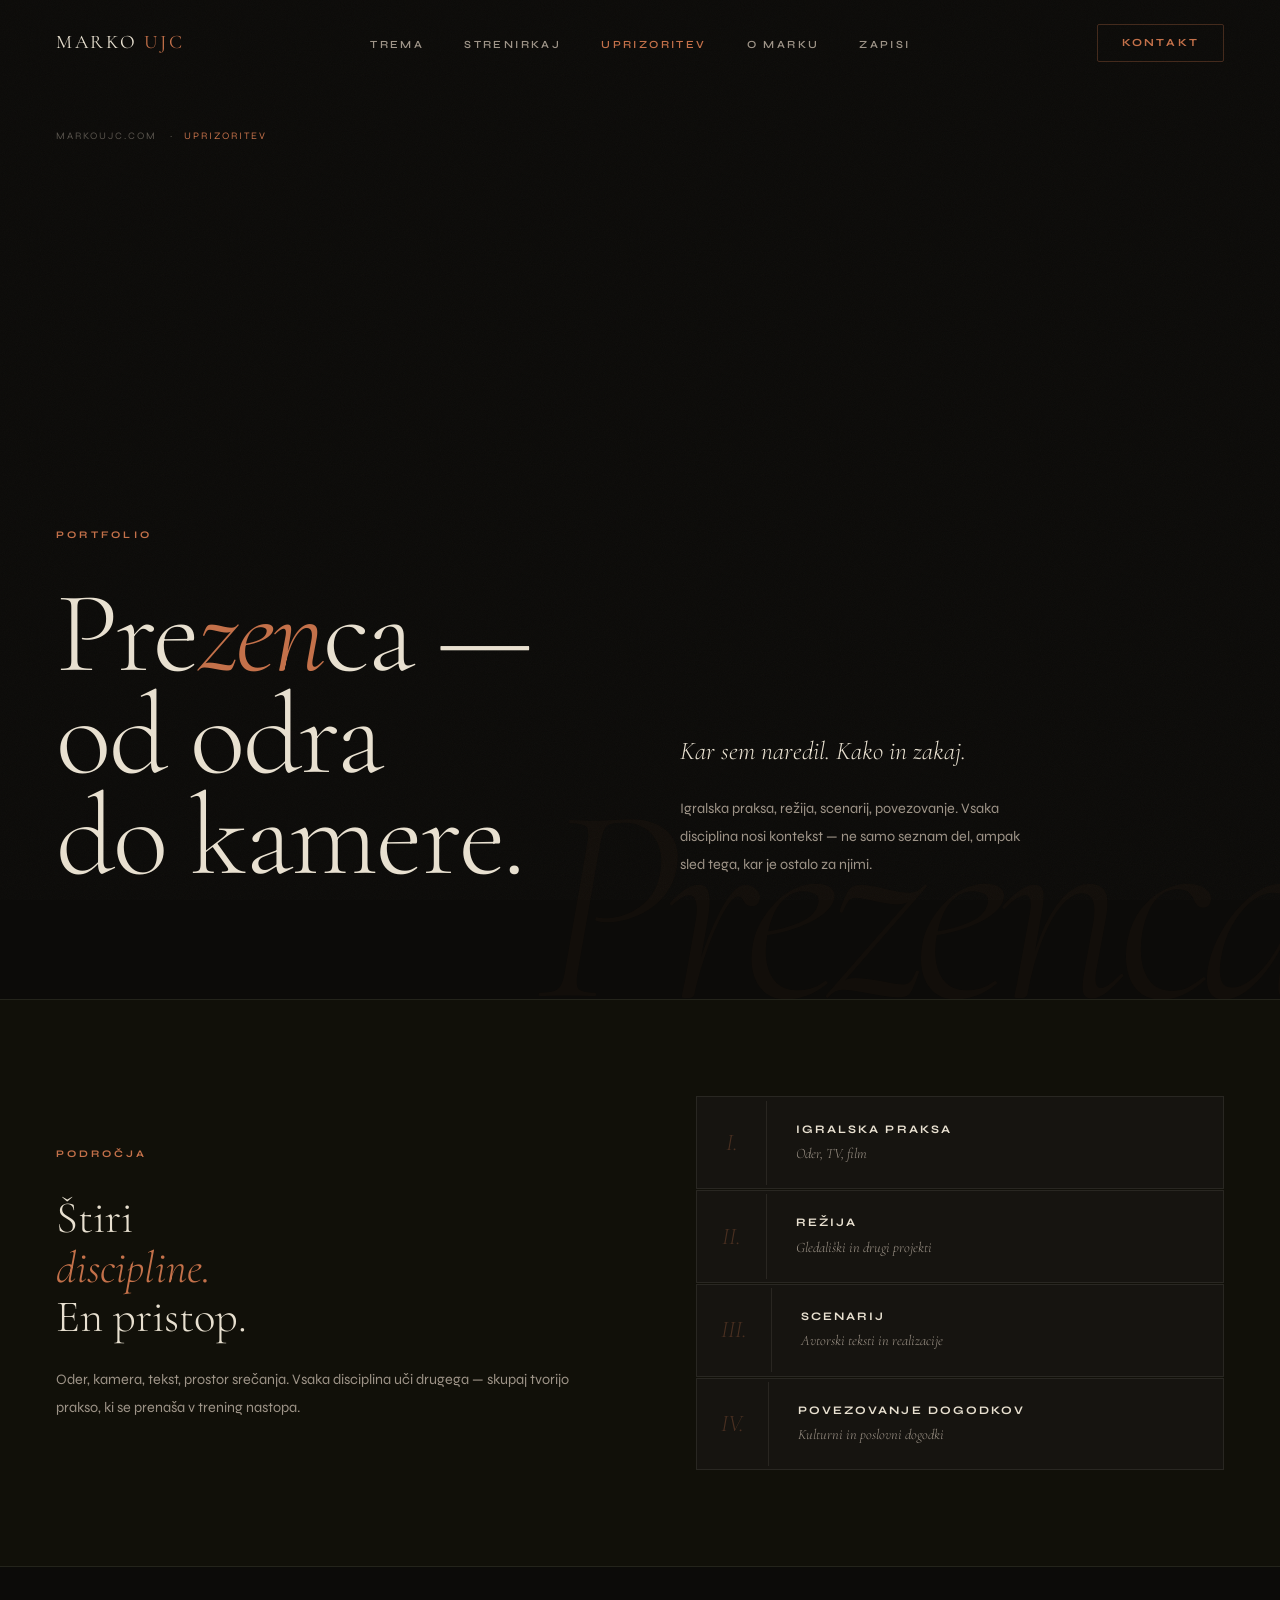
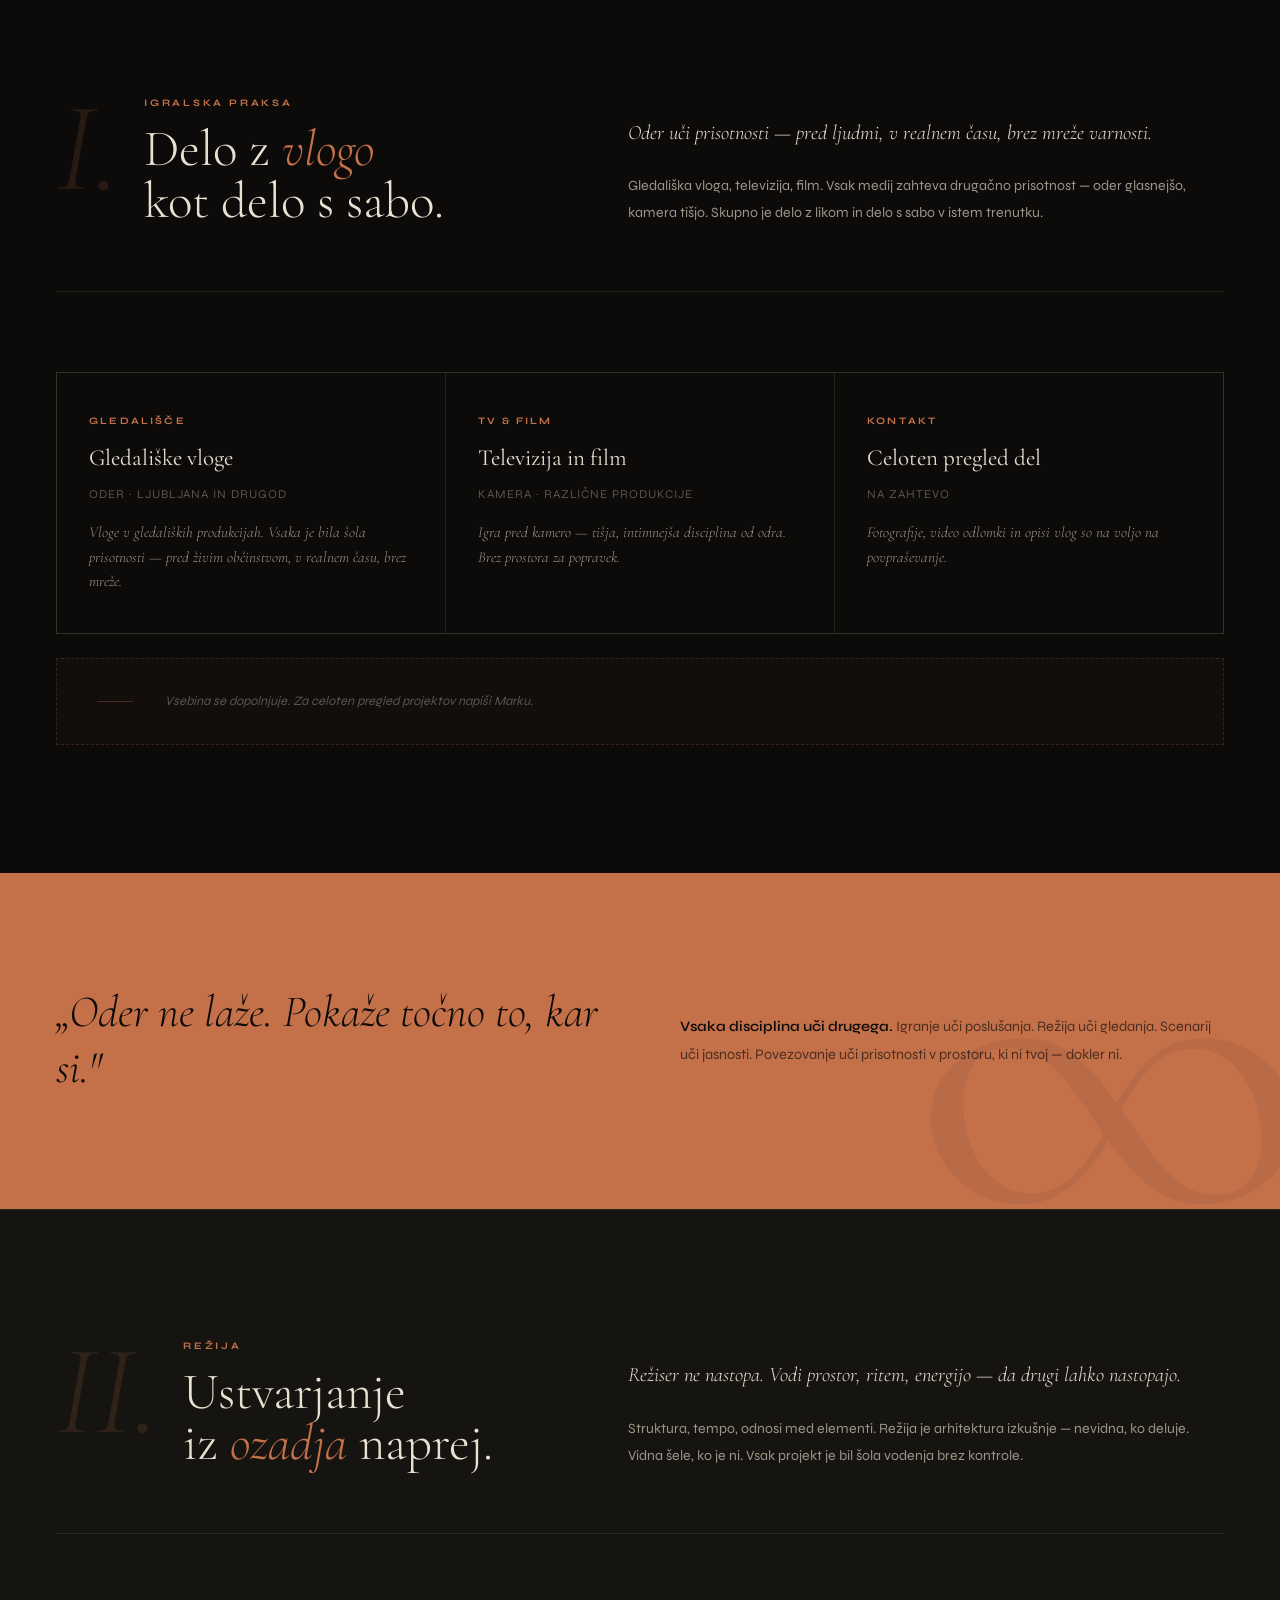
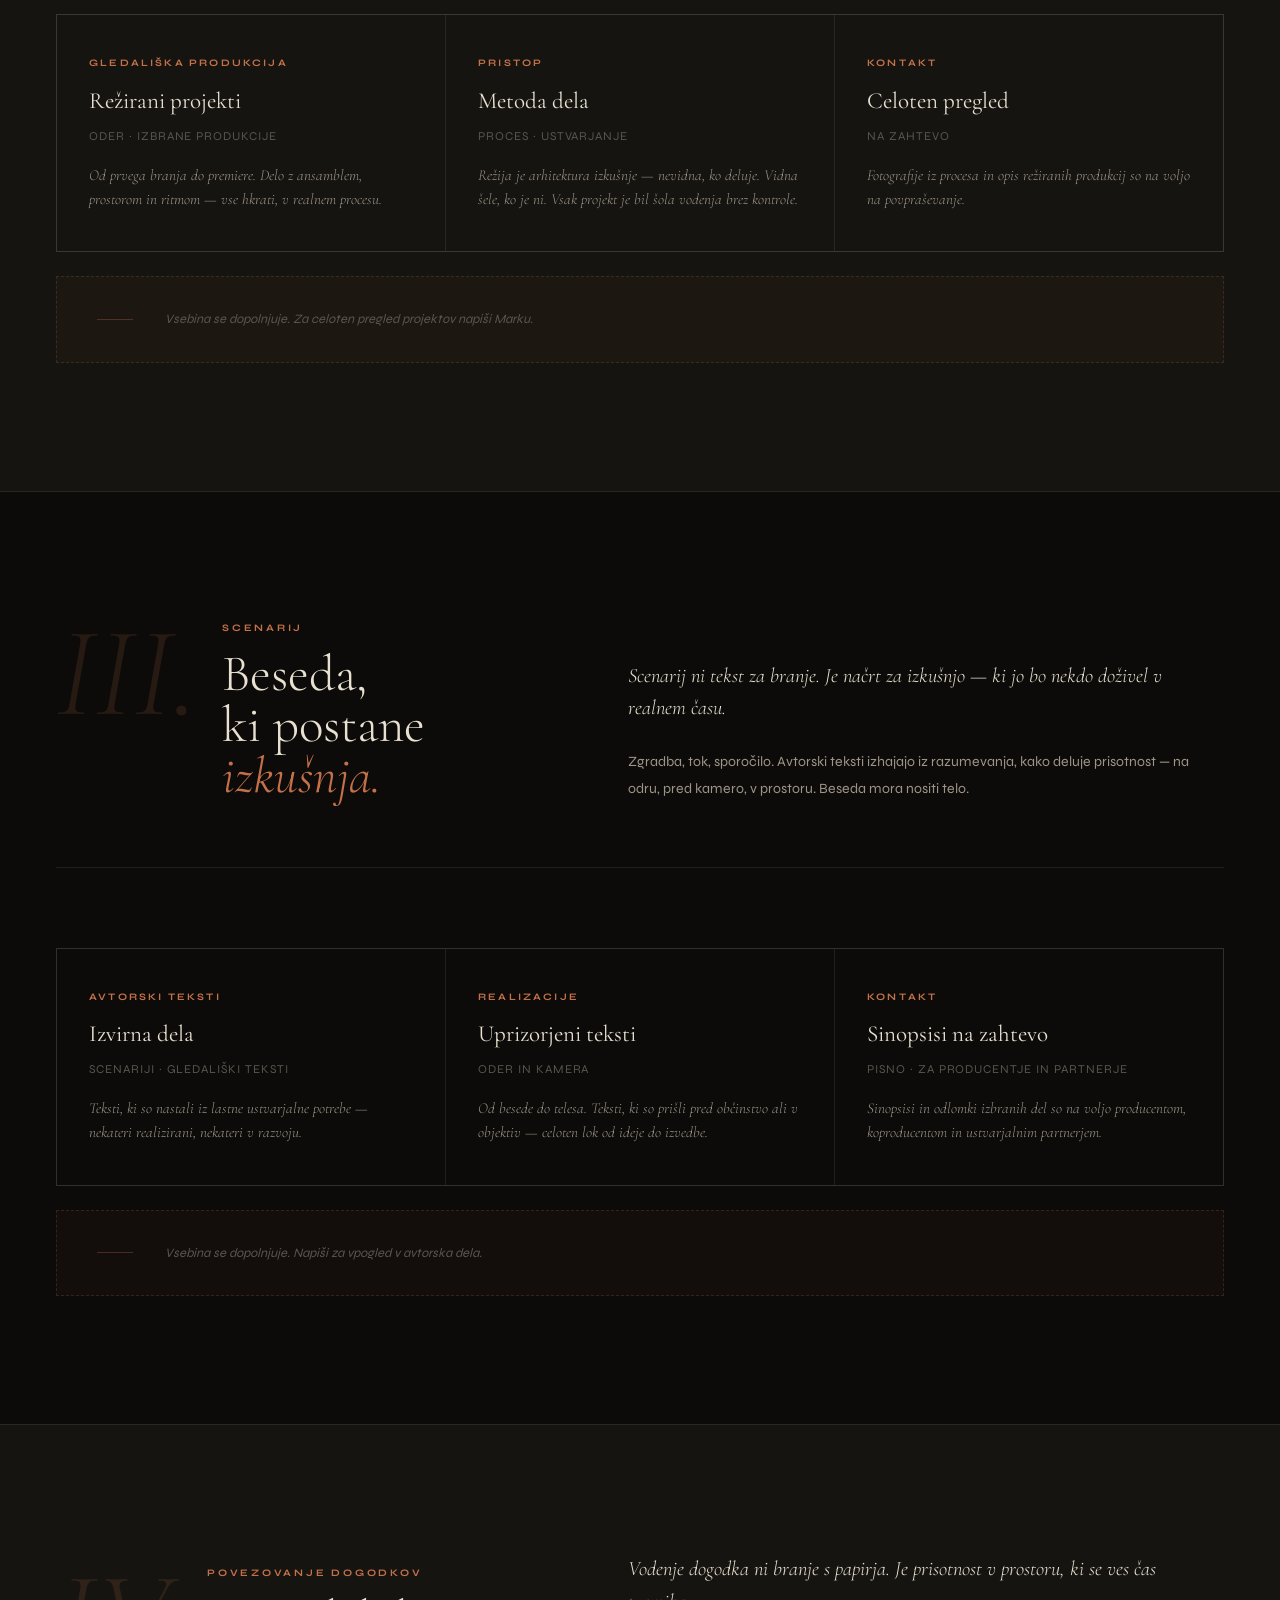
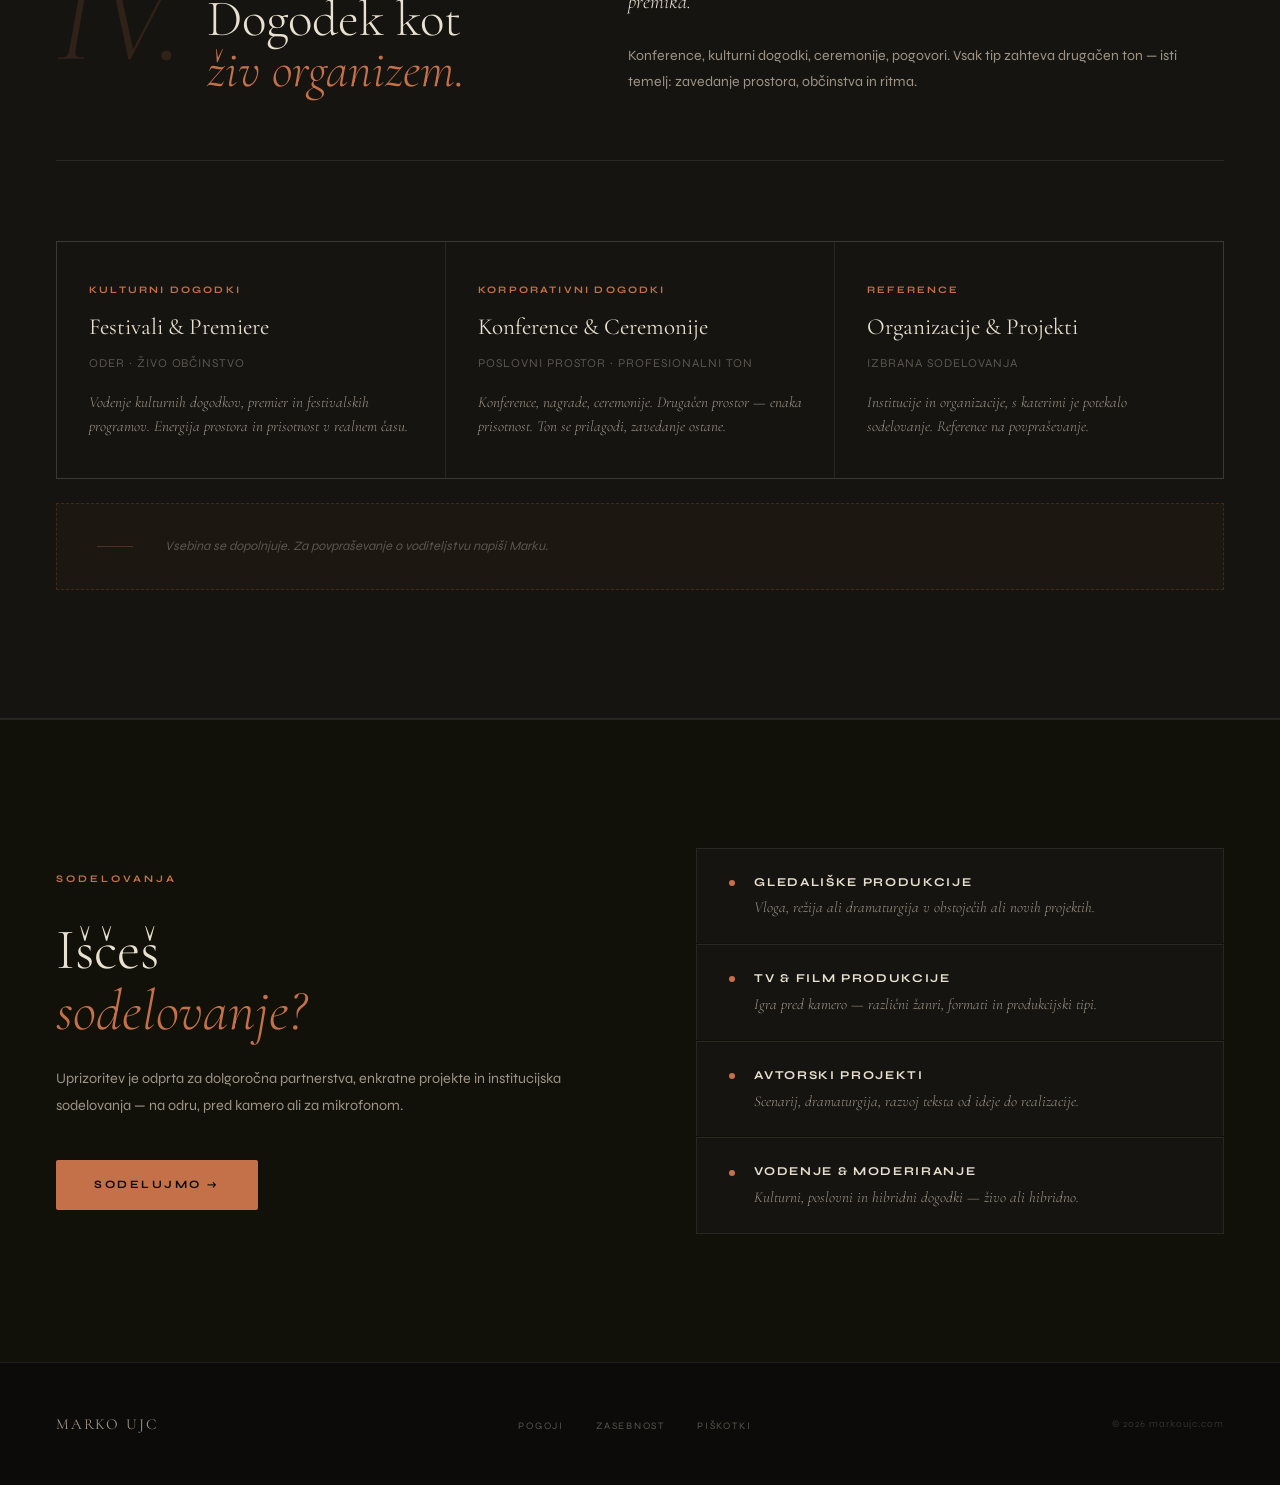
<file: uprizoritev/index.html>
<!DOCTYPE html>
<html lang="sl">
<head>
  <meta charset="UTF-8" />
  <meta name="viewport" content="width=device-width, initial-scale=1.0" />
  <title>Uprizoritev – Marko Ujc</title>
  <!-- SEO META -->
  <meta name="description" content="Prezenca od odra do kamere. Igralska praksa, režija, scenarij in povezovanje dogodkov." />
  <link rel="canonical" href="https://markoujc.com/uprizoritev/" />

  <!-- FAVICON – temno ozadje, terracotta M -->
  <link rel="icon" href="data:image/svg+xml,<svg xmlns='http://www.w3.org/2000/svg' viewBox='0 0 100 100'><rect width='100' height='100' fill='%230c0b09'/><text y='.88em' font-size='68' font-family='Georgia,serif' fill='%23c4714a' font-style='italic' x='8'>M</text></svg>" />

  <!-- OPEN GRAPH – prikaz ob deljenju na LinkedIn, WhatsApp itd. -->
  <meta property="og:type" content="website" />
  <meta property="og:title" content="Uprizoritev – Marko Ujc" />
  <meta property="og:description" content="Prezenca od odra do kamere. Igralska praksa, režija, scenarij in povezovanje dogodkov." />
  <meta property="og:url" content="https://markoujc.com/uprizoritev/" />
  <meta property="og:site_name" content="Marko Ujc" />
  <meta property="og:locale" content="sl_SI" />

  <!-- TWITTER CARD -->
  <meta name="twitter:card" content="summary" />
  <meta name="twitter:title" content="Uprizoritev – Marko Ujc" />
  <meta name="twitter:description" content="Prezenca od odra do kamere. Igralska praksa, režija, scenarij in povezovanje dogodkov." />
  <link rel="preconnect" href="https://fonts.googleapis.com" />
  <link rel="preconnect" href="https://fonts.gstatic.com" crossorigin />
  <link rel="stylesheet" href="../css/style.css" />
  <link href="https://fonts.googleapis.com/css2?family=Cormorant+Garamond:ital,wght@0,300;0,400;0,500;0,600;1,300;1,400;1,500&family=Syne:wght@400;500;600;700&display=swap" rel="stylesheet" />

  <style>
    *, *::before, *::after { box-sizing: border-box; margin: 0; padding: 0; }

    :root {
      --bg:        #0c0b09;
      --bg2:       #111009;
      --bg3:       #161410;
      --cream:     #e8e0d0;
      --cream-dim: #9e9488;
      --cream-xs:  #5a554e;
      --accent:    #c4714a;
      --accent-lt: #d4895e;
      --line:      rgba(232,224,208,.09);
      --ff-disp:   'Cormorant Garamond', Georgia, serif;
      --ff-body:   'Syne', sans-serif;
    }

    html { scroll-behavior: smooth; }

    body {
      background: var(--bg);
      color: var(--cream);
      font-family: var(--ff-body);
      font-size: 16px;
      line-height: 1.65;
      overflow-x: hidden;
    }

    body::before {
      content: '';
      position: fixed; inset: 0; z-index: 0; pointer-events: none;
      opacity: .028;
      background-image: url("data:image/svg+xml,%3Csvg viewBox='0 0 256 256' xmlns='http://www.w3.org/2000/svg'%3E%3Cfilter id='n'%3E%3CfeTurbulence type='fractalNoise' baseFrequency='.85' numOctaves='4' stitchTiles='stitch'/%3E%3C/filter%3E%3Crect width='100%25' height='100%25' filter='url(%23n)'/%3E%3C/svg%3E");
      background-size: 200px;
    }

    /* ── NAV ── */
    nav {
      position: fixed; top: 0; left: 0; right: 0; z-index: 100;
      display: flex; align-items: center; justify-content: space-between;
      padding: 1.5rem 3.5rem;
      border-bottom: 1px solid transparent;
      transition: border-color .4s, background .4s, backdrop-filter .4s;
    }
    nav.scrolled {
      border-color: var(--line);
      background: rgba(12,11,9,.88);
      backdrop-filter: blur(18px);
    }
    .nav-logo {
      font-family: var(--ff-disp);
      font-size: 1.2rem; font-weight: 400;
      letter-spacing: .14em; text-transform: uppercase;
      color: var(--cream); text-decoration: none;
    }
    .nav-logo span { color: var(--accent); }
    .nav-links { display: flex; gap: 2.5rem; list-style: none; }
    .nav-links a {
      font-size: .68rem; font-weight: 600;
      letter-spacing: .22em; text-transform: uppercase;
      color: var(--cream-dim); text-decoration: none;
      transition: color .2s;
    }
    .nav-links a:hover { color: var(--cream); }
    .nav-links a.active { color: var(--accent); }
    .nav-cta {
      font-size: .68rem; font-weight: 700;
      letter-spacing: .2em; text-transform: uppercase;
      color: var(--accent); text-decoration: none;
      border: 1px solid rgba(196,113,74,.3);
      padding: .55rem 1.5rem; border-radius: 2px;
      transition: background .2s, color .2s, border-color .2s;
    }
    .nav-cta:hover { background: var(--accent); color: var(--bg); border-color: var(--accent); }

    /* ── BREADCRUMB ── */
    .breadcrumb {
      position: relative; z-index: 1;
      padding: 8rem 3.5rem 0;
      display: flex; align-items: center; gap: .8rem;
    }
    .breadcrumb a {
      font-size: .62rem; letter-spacing: .2em; text-transform: uppercase;
      color: var(--cream-xs); text-decoration: none; transition: color .2s;
    }
    .breadcrumb a:hover { color: var(--cream-dim); }
    .breadcrumb-sep { color: var(--cream-xs); font-size: .62rem; }
    .breadcrumb-current {
      font-size: .62rem; letter-spacing: .2em; text-transform: uppercase;
      color: var(--accent);
    }

    /* ── HERO ── */
    .hero {
      position: relative; z-index: 1;
      min-height: 95svh;
      display: flex; flex-direction: column; justify-content: flex-end;
      padding: 4rem 3.5rem 0;
      overflow: hidden;
    }
    .hero-bg-word {
      position: absolute;
      font-family: var(--ff-disp);
      font-size: clamp(10rem, 22vw, 28rem);
      font-weight: 300; font-style: italic;
      color: rgba(196,113,74,.035);
      bottom: -3rem; right: -2rem;
      pointer-events: none; user-select: none;
      letter-spacing: -.04em; line-height: 1;
      white-space: nowrap;
    }
    .hero-inner {
      max-width: 1340px; margin: 0 auto; width: 100%;
      padding-bottom: 7rem;
    }
    .hero-eyebrow {
      font-size: .63rem; font-weight: 700;
      letter-spacing: .32em; text-transform: uppercase;
      color: var(--accent); margin-bottom: 2.5rem;
      opacity: 0; animation: fadeUp .7s .1s forwards;
    }
    .hero-layout {
      display: grid; grid-template-columns: 1fr 1fr;
      gap: 5rem; align-items: end;
    }
    .hero-h1 {
      font-family: var(--ff-disp);
      font-size: clamp(4rem, 9vw, 10rem);
      font-weight: 300; line-height: .88;
      letter-spacing: -.02em;
      opacity: 0; animation: fadeUp .9s .25s forwards;
    }
    .hero-h1 em { font-style: italic; color: var(--accent); }
    .hero-right {
      opacity: 0; animation: fadeUp .9s .5s forwards;
      padding-bottom: .5rem;
    }
    .hero-sub {
      font-family: var(--ff-disp);
      font-size: clamp(1.3rem, 2vw, 1.9rem);
      font-weight: 300; font-style: italic;
      line-height: 1.45; color: var(--cream);
      margin-bottom: 1.6rem;
    }
    .hero-body {
      font-size: .9rem; line-height: 1.95;
      color: var(--cream-dim); max-width: 44ch;
    }

    /* ── LOGIKA SKLOPA ── */
    .logika {
      position: relative; z-index: 1;
      background: var(--bg2);
      border-top: 1px solid var(--line);
      border-bottom: 1px solid var(--line);
    }
    .logika-inner {
      max-width: 1340px; margin: 0 auto;
      padding: 6rem 3.5rem;
      display: grid; grid-template-columns: 1fr 1fr;
      gap: 7rem; align-items: center;
    }
    .section-label {
      font-size: .63rem; font-weight: 700;
      letter-spacing: .3em; text-transform: uppercase;
      color: var(--accent); margin-bottom: 2rem;
    }
    .logika-headline {
      font-family: var(--ff-disp);
      font-size: clamp(2rem, 3.5vw, 3.5rem);
      font-weight: 300; line-height: 1.1;
      margin-bottom: 1.5rem;
    }
    .logika-headline em { font-style: italic; color: var(--accent); }
    .logika-body {
      font-size: .9rem; color: var(--cream-dim); line-height: 1.9;
    }
    .logika-body strong { color: var(--cream); font-weight: 600; }
    .logika-nav {
      list-style: none;
      display: flex; flex-direction: column; gap: 1px;
    }
    .logika-nav-item {
      display: flex; align-items: center;
      background: var(--bg3);
      border: 1px solid var(--line);
      border-bottom: none;
      text-decoration: none; color: inherit;
      transition: background .25s;
      position: relative; overflow: hidden;
    }
    .logika-nav-item:last-child { border-bottom: 1px solid var(--line); }
    .logika-nav-item::before {
      content: '';
      position: absolute; left: 0; top: 0; bottom: 0; width: 2px;
      background: var(--accent);
      transform: scaleY(0); transform-origin: top;
      transition: transform .3s;
    }
    .logika-nav-item:hover { background: rgba(196,113,74,.05); }
    .logika-nav-item:hover::before { transform: scaleY(1); }
    .logika-nav-num {
      font-family: var(--ff-disp);
      font-size: 1.5rem; font-weight: 300; font-style: italic;
      color: rgba(196,113,74,.3);
      padding: 1.4rem 1.5rem;
      border-right: 1px solid var(--line);
      min-width: 70px; text-align: center;
      flex-shrink: 0;
    }
    .logika-nav-content {
      padding: 1.4rem 1.8rem;
      flex: 1;
    }
    .logika-nav-title {
      font-size: .72rem; font-weight: 700;
      letter-spacing: .18em; text-transform: uppercase;
      color: var(--cream); margin-bottom: .2rem;
    }
    .logika-nav-desc {
      font-family: var(--ff-disp);
      font-size: .9rem; font-style: italic; font-weight: 300;
      color: var(--cream-dim);
    }
    .logika-nav-arrow {
      padding: 1.4rem 1.5rem;
      font-size: .9rem; color: var(--accent);
      opacity: 0; transition: opacity .2s;
    }
    .logika-nav-item:hover .logika-nav-arrow { opacity: 1; }

    /* ── DISCIPLINE SECTIONS (shared) ── */
    .discipline-section {
      position: relative; z-index: 1;
      scroll-margin-top: 5rem;
    }
    .discipline-section.alt {
      background: var(--bg3);
      border-top: 1px solid var(--line);
      border-bottom: 1px solid var(--line);
    }
    .disc-inner {
      max-width: 1340px; margin: 0 auto;
      padding: 8rem 3.5rem;
    }
    .disc-header {
      display: grid; grid-template-columns: 4fr 5fr;
      gap: 6rem; align-items: end;
      margin-bottom: 5rem;
      padding-bottom: 4rem;
      border-bottom: 1px solid var(--line);
    }
    .disc-num-title {
      display: flex; align-items: flex-start; gap: 1.5rem;
    }
    .disc-big-num {
      font-family: var(--ff-disp);
      font-size: clamp(5rem, 10vw, 10rem);
      font-weight: 300; font-style: italic;
      color: rgba(196,113,74,.15); line-height: .85;
      flex-shrink: 0;
    }
    .disc-title-block { }
    .disc-section-label {
      font-size: .62rem; font-weight: 700;
      letter-spacing: .28em; text-transform: uppercase;
      color: var(--accent); margin-bottom: .8rem;
    }
    .disc-headline {
      font-family: var(--ff-disp);
      font-size: clamp(2.2rem, 4vw, 4rem);
      font-weight: 300; line-height: 1.0;
    }
    .disc-headline em { font-style: italic; color: var(--accent); }
    .disc-intro {
      font-family: var(--ff-disp);
      font-size: clamp(1.1rem, 1.6vw, 1.4rem);
      font-style: italic; font-weight: 300;
      line-height: 1.6; color: var(--cream);
      margin-bottom: 1.5rem;
    }
    .disc-desc {
      font-size: .88rem; color: var(--cream-dim); line-height: 1.9;
    }

    /* ── PROJEKT CARDS ── */
    .projekti-grid {
      display: grid; grid-template-columns: repeat(3, 1fr);
      gap: 1px; background: var(--line);
      border: 1px solid var(--line);
    }
    .projekt-card {
      background: var(--bg);
      padding: 2.5rem 2rem;
      display: flex; flex-direction: column;
      transition: background .3s;
      position: relative; overflow: hidden;
    }
    .discipline-section.alt .projekt-card { background: var(--bg3); }
    .projekt-card::after {
      content: '';
      position: absolute; top: 0; left: 0; right: 0; height: 2px;
      background: var(--accent);
      transform: scaleX(0); transform-origin: left;
      transition: transform .35s;
    }
    .projekt-card:hover { background: rgba(196,113,74,.05); }
    .projekt-card:hover::after { transform: scaleX(1); }
    .projekt-type {
      font-size: .62rem; font-weight: 700;
      letter-spacing: .22em; text-transform: uppercase;
      color: var(--accent); margin-bottom: 1rem;
    }
    .projekt-title {
      font-family: var(--ff-disp);
      font-size: clamp(1.3rem, 1.8vw, 1.7rem);
      font-weight: 400; line-height: 1.15;
      margin-bottom: .8rem;
    }
    .projekt-meta {
      font-size: .75rem; color: var(--cream-xs);
      letter-spacing: .08em; text-transform: uppercase;
      margin-bottom: 1rem;
    }
    .projekt-desc {
      font-family: var(--ff-disp);
      font-size: .95rem; font-style: italic; font-weight: 300;
      color: var(--cream-dim); line-height: 1.6;
      flex: 1;
    }

    /* ── PLACEHOLDER ── */
    .placeholder-strip {
      display: flex; align-items: center; gap: 2rem;
      padding: 2rem 2.5rem;
      background: rgba(196,113,74,.04);
      border: 1px dashed rgba(196,113,74,.2);
      margin-top: 1.5rem;
    }
    .placeholder-line {
      width: 36px; height: 1px;
      background: rgba(196,113,74,.3); flex-shrink: 0;
    }
    .placeholder-text {
      font-size: .8rem; color: var(--cream-xs);
      font-style: italic; line-height: 1.6;
    }

    /* ── FULL-BLEED QUOTE ── */
    .interlude {
      position: relative; z-index: 1;
      background: var(--accent);
      overflow: hidden;
    }
    .interlude::before {
      content: '∞';
      position: absolute;
      font-family: var(--ff-disp);
      font-size: clamp(18rem, 38vw, 48rem);
      color: rgba(0,0,0,.06);
      bottom: -6rem; right: -2rem;
      pointer-events: none; user-select: none;
      line-height: 1;
    }
    .interlude-inner {
      max-width: 1340px; margin: 0 auto;
      padding: 7rem 3.5rem;
      position: relative; z-index: 1;
      display: grid; grid-template-columns: 1fr 1fr;
      gap: 5rem; align-items: center;
    }
    .interlude-quote {
      font-family: var(--ff-disp);
      font-size: clamp(1.8rem, 3.5vw, 3.5rem);
      font-weight: 300; font-style: italic;
      line-height: 1.25; color: var(--bg);
    }
    .interlude-body {
      font-size: .9rem; color: rgba(12,11,9,.65); line-height: 1.9;
    }
    .interlude-body strong { color: var(--bg); font-weight: 600; }

    /* ── SODELOVANJA ── */
    .sodelovanja {
      position: relative; z-index: 1;
      background: var(--bg2);
      border-top: 1px solid var(--line);
    }
    .sodelovanja-inner {
      max-width: 1340px; margin: 0 auto;
      padding: 8rem 3.5rem;
      display: grid; grid-template-columns: 1fr 1fr;
      gap: 7rem; align-items: center;
    }
    .sodelovanja-headline {
      font-family: var(--ff-disp);
      font-size: clamp(2.5rem, 4.5vw, 4.5rem);
      font-weight: 300; line-height: 1.05;
      margin-bottom: 1.5rem;
    }
    .sodelovanja-headline em { font-style: italic; color: var(--accent); }
    .sodelovanja-body {
      font-size: .9rem; color: var(--cream-dim); line-height: 1.9;
      margin-bottom: 2.5rem;
    }
    .btn-primary {
      display: inline-block;
      font-size: .7rem; font-weight: 700;
      letter-spacing: .22em; text-transform: uppercase;
      color: var(--bg); background: var(--accent);
      text-decoration: none;
      padding: 1rem 2.4rem; border-radius: 2px;
      transition: background .2s, transform .2s;
    }
    .btn-primary:hover { background: var(--accent-lt); transform: translateY(-2px); }
    .sodelovanja-types {
      list-style: none;
      display: flex; flex-direction: column; gap: 1px;
    }
    .sodelovanja-type {
      background: var(--bg3);
      border: 1px solid var(--line);
      border-bottom: none;
      padding: 1.5rem 2rem;
      display: flex; align-items: flex-start; gap: 1.2rem;
      transition: background .25s;
    }
    .sodelovanja-type:last-child { border-bottom: 1px solid var(--line); }
    .sodelovanja-type:hover { background: rgba(196,113,74,.05); }
    .sodelovanja-type-dot {
      width: 6px; height: 6px; border-radius: 50%;
      background: var(--accent); flex-shrink: 0;
      margin-top: .45rem;
    }
    .sodelovanja-type-text { }
    .sodelovanja-type-title {
      font-size: .75rem; font-weight: 700;
      letter-spacing: .14em; text-transform: uppercase;
      color: var(--cream); margin-bottom: .25rem;
    }
    .sodelovanja-type-desc {
      font-family: var(--ff-disp);
      font-size: .95rem; font-style: italic; font-weight: 300;
      color: var(--cream-dim); line-height: 1.5;
    }

    /* ── FOOTER ── */
    footer {
      position: relative; z-index: 1;
      border-top: 1px solid var(--line);
      padding: 3rem 3.5rem;
      display: flex; align-items: center; justify-content: space-between;
    }
    .footer-logo {
      font-family: var(--ff-disp);
      font-size: .95rem; letter-spacing: .12em; text-transform: uppercase;
      color: var(--cream-dim);
    }
    .footer-links { display: flex; gap: 2rem; list-style: none; }
    .footer-links a {
      font-size: .62rem; letter-spacing: .18em; text-transform: uppercase;
      color: var(--cream-xs); text-decoration: none; transition: color .2s;
    }
    .footer-links a:hover { color: var(--cream-dim); }
    .footer-copy { font-size: .62rem; color: rgba(90,85,78,.5); letter-spacing: .1em; }

    /* ── ANIMATIONS ── */
    @keyframes fadeUp {
      from { opacity: 0; transform: translateY(28px); }
      to   { opacity: 1; transform: translateY(0); }
    }
    .reveal {
      opacity: 0; transform: translateY(24px);
      transition: opacity .8s ease, transform .8s ease;
    }
    .reveal.visible { opacity: 1; transform: none; }
    .rd1 { transition-delay: .1s; }
    .rd2 { transition-delay: .2s; }
    .rd3 { transition-delay: .3s; }
    .rd4 { transition-delay: .4s; }

    /* ── RESPONSIVE ── */
    @media (max-width: 960px) {
      nav { padding: 1.2rem 1.8rem; }
      .nav-links { display: none; }
      .breadcrumb { padding: 7rem 1.8rem 0; }
      .hero { padding: 3rem 1.8rem 0; min-height: unset; }
      .hero-layout { grid-template-columns: 1fr; gap: 2rem; }
      .logika-inner { grid-template-columns: 1fr; gap: 3.5rem; padding: 5rem 1.8rem; }
      .disc-inner { padding: 5rem 1.8rem; }
      .disc-header { grid-template-columns: 1fr; gap: 2rem; margin-bottom: 3rem; padding-bottom: 2.5rem; }
      .projekti-grid { grid-template-columns: 1fr; }
      .interlude-inner { grid-template-columns: 1fr; gap: 2.5rem; padding: 5rem 1.8rem; }
      .sodelovanja-inner { grid-template-columns: 1fr; gap: 3.5rem; padding: 5rem 1.8rem; }
      footer { flex-direction: column; gap: 1.5rem; text-align: center; padding: 2.5rem 1.8rem; }
    }
    @media (max-width: 640px) {
      .projekti-grid { grid-template-columns: 1fr; }
    }
  </style>
</head>
<body>

<!-- NAV -->
<nav class="site-nav" id="site-nav">
  <a href="../index.html" class="nav-logo">Marko <span>Ujc</span></a>
  <ul class="nav-links">
    <li><a href="../trema/index.html">Trema</a></li>
    <li><a href="../strenirkaj-nastop/index.html">sTRENIRkAJ</a></li>
    <li><a href="../uprizoritev/index.html" class="active">Uprizoritev</a></li>
    <li><a href="../o-marku/index.html">O Marku</a></li>
    <li><a href="../zapisi/index.html">Zapisi</a></li>
  </ul>
    <button class="nav-hamburger" id="hamburger" aria-label="Meni"><span></span><span></span><span></span></button>
  <a href="../kontakt/index.html" class="nav-cta">Kontakt</a>
</nav>

<!-- MOBILNI MENI – se odpre ob kliku hamburgerja -->
<div class="nav-mobile" id="nav-mobile">
  <a href="../trema/index.html">Trema</a>
  <a href="../strenirkaj-nastop/index.html">sTRENIRkAJ NASTOP</a>
  <a href="../uprizoritev/index.html">Uprizoritev</a>
  <a href="../o-marku/index.html">O Marku</a>
  <a href="../zapisi/index.html">Zapisi</a>
  <a href="../kontakt/index.html">Kontakt</a>
</div>

<!-- BREADCRUMB -->
<div class="breadcrumb">
  <a href="../index.html">markoujc.com</a>
  <span class="breadcrumb-sep">·</span>
  <span class="breadcrumb-current">Uprizoritev</span>
</div>

<!-- HERO -->
<header class="hero">
  <div class="hero-bg-word" aria-hidden="true">Prezenca</div>
  <div class="hero-inner">
    <p class="hero-eyebrow">Portfolio</p>
    <div class="hero-layout">
      <h1 class="hero-h1">Pre<em>zen</em>ca —<br>od odra<br>do kamere.</h1>
      <div class="hero-right">
        <p class="hero-sub">Kar sem naredil. Kako in zakaj.</p>
        <p class="hero-body">Igralska praksa, režija, scenarij, povezovanje. Vsaka disciplina nosi kontekst — ne samo seznam del, ampak sled tega, kar je ostalo za njimi.</p>
      </div>
    </div>
  </div>
</header>

<!-- PODROČJA -->
<div class="logika">
  <div class="logika-inner">
    <div>
      <p class="section-label reveal">Področja</p>
      <h2 class="logika-headline reveal rd1">Štiri<br><em>discipline.</em><br>En pristop.</h2>
      <p class="logika-body reveal rd2">
        Oder, kamera, tekst, prostor srečanja. Vsaka disciplina uči drugega — skupaj tvorijo prakso, ki se prenaša v trening nastopa.
      </p>
    </div>
    <ul class="logika-nav reveal rd1">
      <li>
        <a href="#igralska-praksa" class="logika-nav-item">
          <span class="logika-nav-num">I.</span>
          <div class="logika-nav-content">
            <div class="logika-nav-title">Igralska praksa</div>
            <div class="logika-nav-desc">Oder, TV, film</div>
          </div>
          <span class="logika-nav-arrow">↓</span>
        </a>
      </li>
      <li>
        <a href="#rezija" class="logika-nav-item">
          <span class="logika-nav-num">II.</span>
          <div class="logika-nav-content">
            <div class="logika-nav-title">Režija</div>
            <div class="logika-nav-desc">Gledališki in drugi projekti</div>
          </div>
          <span class="logika-nav-arrow">↓</span>
        </a>
      </li>
      <li>
        <a href="#scenarij" class="logika-nav-item">
          <span class="logika-nav-num">III.</span>
          <div class="logika-nav-content">
            <div class="logika-nav-title">Scenarij</div>
            <div class="logika-nav-desc">Avtorski teksti in realizacije</div>
          </div>
          <span class="logika-nav-arrow">↓</span>
        </a>
      </li>
      <li>
        <a href="#povezovanje" class="logika-nav-item">
          <span class="logika-nav-num">IV.</span>
          <div class="logika-nav-content">
            <div class="logika-nav-title">Povezovanje dogodkov</div>
            <div class="logika-nav-desc">Kulturni in poslovni dogodki</div>
          </div>
          <span class="logika-nav-arrow">↓</span>
        </a>
      </li>
    </ul>
  </div>
</div>

<!-- I. IGRALSKA PRAKSA -->
<section class="discipline-section" id="igralska-praksa">
  <div class="disc-inner">
    <div class="disc-header">
      <div class="disc-num-title">
        <div class="disc-big-num reveal">I.</div>
        <div class="disc-title-block">
          <p class="disc-section-label reveal rd1">Igralska praksa</p>
          <h2 class="disc-headline reveal rd1">Delo z <em>vlogo</em><br>kot delo s sabo.</h2>
        </div>
      </div>
      <div>
        <p class="disc-intro reveal rd1">Oder uči prisotnosti — pred ljudmi, v realnem času, brez mreže varnosti.</p>
        <p class="disc-desc reveal rd2">Gledališka vloga, televizija, film. Vsak medij zahteva drugačno prisotnost — oder glasnejšo, kamera tišjo. Skupno je delo z likom in delo s sabo v istem trenutku.</p>
      </div>
    </div>
    <div class="projekti-grid">
      <div class="projekt-card reveal">
        <div class="projekt-type">Gledališče</div>
        <div class="projekt-title">Gledališke vloge</div>
        <div class="projekt-meta">Oder · Ljubljana in drugod</div>
        <p class="projekt-desc">Vloge v gledaliških produkcijah. Vsaka je bila šola prisotnosti — pred živim občinstvom, v realnem času, brez mreže.</p>
      </div>
      <div class="projekt-card reveal rd1">
        <div class="projekt-type">TV &amp; Film</div>
        <div class="projekt-title">Televizija in film</div>
        <div class="projekt-meta">Kamera · različne produkcije</div>
        <p class="projekt-desc">Igra pred kamero — tišja, intimnejša disciplina od odra. Brez prostora za popravek.</p>
      </div>
      <div class="projekt-card reveal rd2">
        <div class="projekt-type">Kontakt</div>
        <div class="projekt-title">Celoten pregled del</div>
        <div class="projekt-meta">Na zahtevo</div>
        <p class="projekt-desc">Fotografije, video odlomki in opisi vlog so na voljo na povpraševanje.</p>
      </div>
    </div>
    <div class="placeholder-strip reveal rd3">
      <div class="placeholder-line"></div>
      <p class="placeholder-text">Vsebina se dopolnjuje. Za celoten pregled projektov napiši Marku.</p>
    </div>
  </div>
</section>

<!-- INTERLUDE -->
<div class="interlude">
  <div class="interlude-inner">
    <blockquote class="interlude-quote reveal">
      „Oder ne laže. Pokaže točno to, kar si."
    </blockquote>
    <p class="interlude-body reveal rd2">
      <strong>Vsaka disciplina uči drugega.</strong> Igranje uči poslušanja. Režija uči gledanja. Scenarij uči jasnosti. Povezovanje uči prisotnosti v prostoru, ki ni tvoj — dokler ni.
    </p>
  </div>
</div>

<!-- II. REŽIJA -->
<section class="discipline-section alt" id="rezija">
  <div class="disc-inner">
    <div class="disc-header">
      <div class="disc-num-title">
        <div class="disc-big-num reveal">II.</div>
        <div class="disc-title-block">
          <p class="disc-section-label reveal rd1">Režija</p>
          <h2 class="disc-headline reveal rd1">Ustvarjanje<br>iz <em>ozadja</em> naprej.</h2>
        </div>
      </div>
      <div>
        <p class="disc-intro reveal rd1">Režiser ne nastopa. Vodi prostor, ritem, energijo — da drugi lahko nastopajo.</p>
        <p class="disc-desc reveal rd2">Struktura, tempo, odnosi med elementi. Režija je arhitektura izkušnje — nevidna, ko deluje. Vidna šele, ko je ni. Vsak projekt je bil šola vodenja brez kontrole.</p>
      </div>
    </div>
    <div class="projekti-grid">
      <div class="projekt-card reveal">
        <div class="projekt-type">Gledališka produkcija</div>
        <div class="projekt-title">Režirani projekti</div>
        <div class="projekt-meta">Oder · izbrane produkcije</div>
        <p class="projekt-desc">Od prvega branja do premiere. Delo z ansamblem, prostorom in ritmom — vse hkrati, v realnem procesu.</p>
      </div>
      <div class="projekt-card reveal rd1">
        <div class="projekt-type">Pristop</div>
        <div class="projekt-title">Metoda dela</div>
        <div class="projekt-meta">Proces · ustvarjanje</div>
        <p class="projekt-desc">Režija je arhitektura izkušnje — nevidna, ko deluje. Vidna šele, ko je ni. Vsak projekt je bil šola vodenja brez kontrole.</p>
      </div>
      <div class="projekt-card reveal rd2">
        <div class="projekt-type">Kontakt</div>
        <div class="projekt-title">Celoten pregled</div>
        <div class="projekt-meta">Na zahtevo</div>
        <p class="projekt-desc">Fotografije iz procesa in opis režiranih produkcij so na voljo na povpraševanje.</p>
      </div>
    </div>
    <div class="placeholder-strip reveal rd3">
      <div class="placeholder-line"></div>
      <p class="placeholder-text">Vsebina se dopolnjuje. Za celoten pregled projektov napiši Marku.</p>
    </div>
  </div>
</section>

<!-- III. SCENARIJ -->
<section class="discipline-section" id="scenarij">
  <div class="disc-inner">
    <div class="disc-header">
      <div class="disc-num-title">
        <div class="disc-big-num reveal">III.</div>
        <div class="disc-title-block">
          <p class="disc-section-label reveal rd1">Scenarij</p>
          <h2 class="disc-headline reveal rd1">Beseda,<br>ki postane <em>izkušnja.</em></h2>
        </div>
      </div>
      <div>
        <p class="disc-intro reveal rd1">Scenarij ni tekst za branje. Je načrt za izkušnjo — ki jo bo nekdo doživel v realnem času.</p>
        <p class="disc-desc reveal rd2">Zgradba, tok, sporočilo. Avtorski teksti izhajajo iz razumevanja, kako deluje prisotnost — na odru, pred kamero, v prostoru. Beseda mora nositi telo.</p>
      </div>
    </div>
    <div class="projekti-grid">
      <div class="projekt-card reveal">
        <div class="projekt-type">Avtorski teksti</div>
        <div class="projekt-title">Izvirna dela</div>
        <div class="projekt-meta">Scenariji · gledališki teksti</div>
        <p class="projekt-desc">Teksti, ki so nastali iz lastne ustvarjalne potrebe — nekateri realizirani, nekateri v razvoju.</p>
      </div>
      <div class="projekt-card reveal rd1">
        <div class="projekt-type">Realizacije</div>
        <div class="projekt-title">Uprizorjeni teksti</div>
        <div class="projekt-meta">Oder in kamera</div>
        <p class="projekt-desc">Od besede do telesa. Teksti, ki so prišli pred občinstvo ali v objektiv — celoten lok od ideje do izvedbe.</p>
      </div>
      <div class="projekt-card reveal rd2">
        <div class="projekt-type">Kontakt</div>
        <div class="projekt-title">Sinopsisi na zahtevo</div>
        <div class="projekt-meta">Pisno · za producentje in partnerje</div>
        <p class="projekt-desc">Sinopsisi in odlomki izbranih del so na voljo producentom, koproducentom in ustvarjalnim partnerjem.</p>
      </div>
    </div>
    <div class="placeholder-strip reveal rd3">
      <div class="placeholder-line"></div>
      <p class="placeholder-text">Vsebina se dopolnjuje. Napiši za vpogled v avtorska dela.</p>
    </div>
  </div>
</section>

<!-- IV. POVEZOVANJE -->
<section class="discipline-section alt" id="povezovanje">
  <div class="disc-inner">
    <div class="disc-header">
      <div class="disc-num-title">
        <div class="disc-big-num reveal">IV.</div>
        <div class="disc-title-block">
          <p class="disc-section-label reveal rd1">Povezovanje dogodkov</p>
          <h2 class="disc-headline reveal rd1">Dogodek kot<br><em>živ organizem.</em></h2>
        </div>
      </div>
      <div>
        <p class="disc-intro reveal rd1">Vodenje dogodka ni branje s papirja. Je prisotnost v prostoru, ki se ves čas premika.</p>
        <p class="disc-desc reveal rd2">Konference, kulturni dogodki, ceremonije, pogovori. Vsak tip zahteva drugačen ton — isti temelj: zavedanje prostora, občinstva in ritma.</p>
      </div>
    </div>
    <div class="projekti-grid">
      <div class="projekt-card reveal">
        <div class="projekt-type">Kulturni dogodki</div>
        <div class="projekt-title">Festivali &amp; Premiere</div>
        <div class="projekt-meta">Oder · živo občinstvo</div>
        <p class="projekt-desc">Vodenje kulturnih dogodkov, premier in festivalskih programov. Energija prostora in prisotnost v realnem času.</p>
      </div>
      <div class="projekt-card reveal rd1">
        <div class="projekt-type">Korporativni dogodki</div>
        <div class="projekt-title">Konference &amp; Ceremonije</div>
        <div class="projekt-meta">Poslovni prostor · profesionalni ton</div>
        <p class="projekt-desc">Konference, nagrade, ceremonije. Drugačen prostor — enaka prisotnost. Ton se prilagodi, zavedanje ostane.</p>
      </div>
      <div class="projekt-card reveal rd2">
        <div class="projekt-type">Reference</div>
        <div class="projekt-title">Organizacije &amp; Projekti</div>
        <div class="projekt-meta">Izbrana sodelovanja</div>
        <p class="projekt-desc">Institucije in organizacije, s katerimi je potekalo sodelovanje. Reference na povpraševanje.</p>
      </div>
    </div>
    <div class="placeholder-strip reveal rd3">
      <div class="placeholder-line"></div>
      <p class="placeholder-text">Vsebina se dopolnjuje. Za povpraševanje o voditeljstvu napiši Marku.</p>
    </div>
  </div>
</section>

<!-- SODELOVANJA -->
<div class="sodelovanja">
  <div class="sodelovanja-inner">
    <div>
      <p class="section-label reveal">Sodelovanja</p>
      <h2 class="sodelovanja-headline reveal rd1">Iščeš<br><em>sodelovanje?</em></h2>
      <p class="sodelovanja-body reveal rd2">Uprizoritev je odprta za dolgoročna partnerstva, enkratne projekte in institucijska sodelovanja — na odru, pred kamero ali za mikrofonom.</p>
      <a href="../kontakt/index.html" class="btn-primary reveal rd3">Sodelujmo →</a>
    </div>
    <ul class="sodelovanja-types reveal rd1">
      <li class="sodelovanja-type">
        <span class="sodelovanja-type-dot"></span>
        <div class="sodelovanja-type-text">
          <div class="sodelovanja-type-title">Gledališke produkcije</div>
          <div class="sodelovanja-type-desc">Vloga, režija ali dramaturgija v obstoječih ali novih projektih.</div>
        </div>
      </li>
      <li class="sodelovanja-type">
        <span class="sodelovanja-type-dot"></span>
        <div class="sodelovanja-type-text">
          <div class="sodelovanja-type-title">TV &amp; Film produkcije</div>
          <div class="sodelovanja-type-desc">Igra pred kamero — različni žanri, formati in produkcijski tipi.</div>
        </div>
      </li>
      <li class="sodelovanja-type">
        <span class="sodelovanja-type-dot"></span>
        <div class="sodelovanja-type-text">
          <div class="sodelovanja-type-title">Avtorski projekti</div>
          <div class="sodelovanja-type-desc">Scenarij, dramaturgija, razvoj teksta od ideje do realizacije.</div>
        </div>
      </li>
      <li class="sodelovanja-type">
        <span class="sodelovanja-type-dot"></span>
        <div class="sodelovanja-type-text">
          <div class="sodelovanja-type-title">Vodenje &amp; Moderiranje</div>
          <div class="sodelovanja-type-desc">Kulturni, poslovni in hibridni dogodki — živo ali hibridno.</div>
        </div>
      </li>
    </ul>
  </div>
</div>

<!-- FOOTER -->
<footer class="site-footer">
  <div class="footer-logo">Marko Ujc</div>
  <ul class="footer-links">
    <li><a href="../pravno/pogoji.html">Pogoji</a></li>
    <li><a href="../pravno/zasebnost.html">Zasebnost</a></li>
    <li><a href="../pravno/piskotki.html">Piškotki</a></li>
  </ul>
  <div class="footer-copy">© 2026 markoujc.com</div>
</footer>

<script>
  const nav = document.getElementById('site-nav');
  window.addEventListener('scroll', () => {
    nav.classList.toggle('scrolled', window.scrollY > 50);
  }, { passive: true });

  const io = new IntersectionObserver((entries) => {
    entries.forEach(e => {
      if (e.isIntersecting) { e.target.classList.add('visible'); io.unobserve(e.target); }
    });
  }, { threshold: 0.08, rootMargin: '0px 0px -40px 0px' });
  document.querySelectorAll('.reveal').forEach(el => io.observe(el));

  // Hamburger meni
  const hamburger = document.getElementById('hamburger');
  const mobileNav = document.getElementById('nav-mobile');
  if (hamburger && mobileNav) {
    hamburger.addEventListener('click', () => {
      hamburger.classList.toggle('open');
      mobileNav.classList.toggle('open');
      document.body.style.overflow = mobileNav.classList.contains('open') ? 'hidden' : '';
    });
    mobileNav.querySelectorAll('a').forEach(a => {
      a.addEventListener('click', () => {
        hamburger.classList.remove('open');
        mobileNav.classList.remove('open');
        document.body.style.overflow = '';
      });
    });
  }
</script>
</body>
</html>
</file>
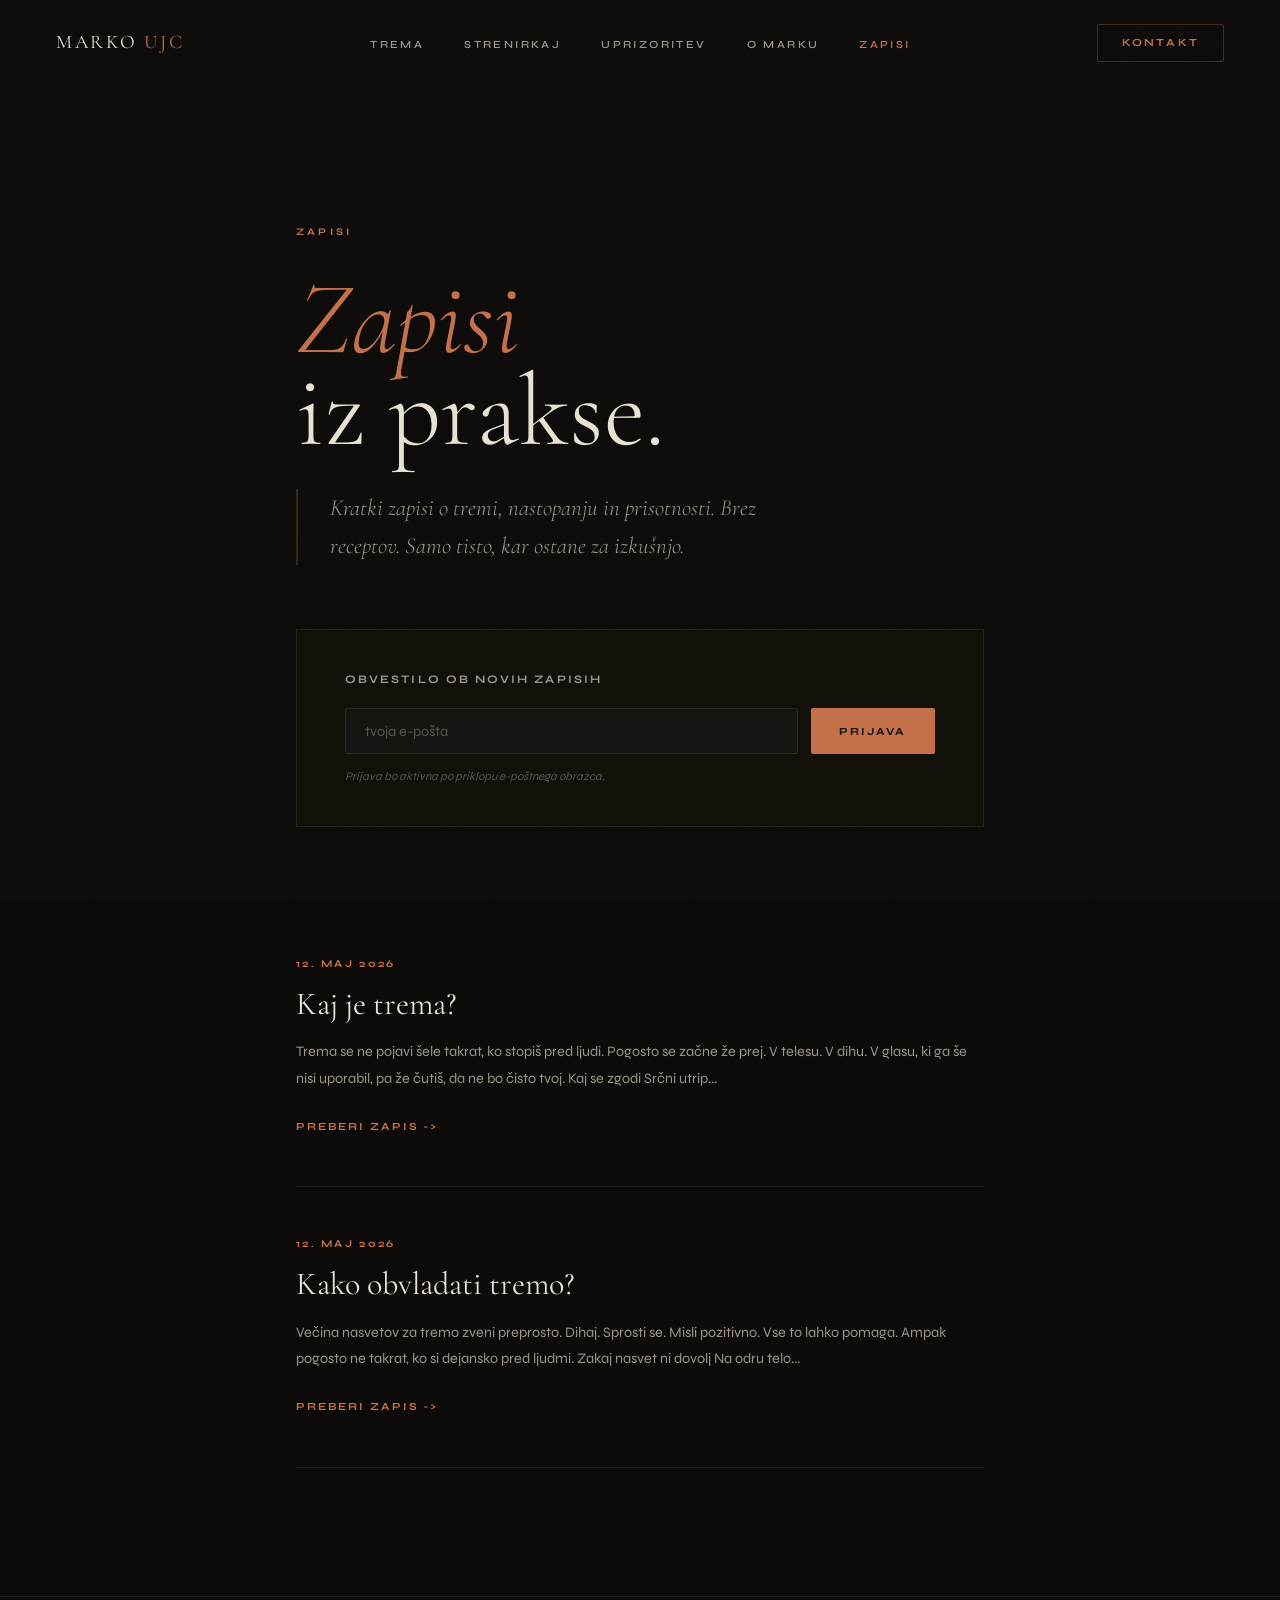
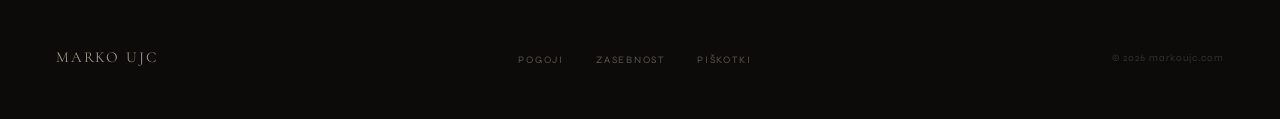
<file: zapisi/index.html>
<!DOCTYPE html>
<html lang="sl">
<head>
  <meta charset="UTF-8" />
  <meta name="viewport" content="width=device-width, initial-scale=1.0" />
  <title>Zapisi – Marko Ujc</title>
  <!-- SEO META -->
  <meta name="description" content="Zapisi iz prakse — o tremi, nastopanju in prisotnosti. Brez receptov." />
  <link rel="canonical" href="https://markoujc.com/zapisi/" />

  <!-- FAVICON – temno ozadje, terracotta M -->
  <link rel="icon" href="data:image/svg+xml,<svg xmlns='http://www.w3.org/2000/svg' viewBox='0 0 100 100'><rect width='100' height='100' fill='%230c0b09'/><text y='.88em' font-size='68' font-family='Georgia,serif' fill='%23c4714a' font-style='italic' x='8'>M</text></svg>" />

  <!-- OPEN GRAPH – prikaz ob deljenju na LinkedIn, WhatsApp itd. -->
  <meta property="og:type" content="website" />
  <meta property="og:title" content="Zapisi – Marko Ujc" />
  <meta property="og:description" content="Zapisi iz prakse — o tremi, nastopanju in prisotnosti. Brez receptov." />
  <meta property="og:url" content="https://markoujc.com/zapisi/" />
  <meta property="og:site_name" content="Marko Ujc" />
  <meta property="og:locale" content="sl_SI" />

  <!-- TWITTER CARD -->
  <meta name="twitter:card" content="summary" />
  <meta name="twitter:title" content="Zapisi – Marko Ujc" />
  <meta name="twitter:description" content="Zapisi iz prakse — o tremi, nastopanju in prisotnosti. Brez receptov." />
  <link rel="preconnect" href="https://fonts.googleapis.com" />
  <link rel="preconnect" href="https://fonts.gstatic.com" crossorigin />
  <link href="https://fonts.googleapis.com/css2?family=Cormorant+Garamond:ital,wght@0,300;0,400;0,500;0,600;1,300;1,400;1,500&family=Syne:wght@400;500;600;700&display=swap" rel="stylesheet" />
  <link rel="stylesheet" href="../css/style.css" />
  <style>
    .zapisi-inner { max-width: 800px; margin: 0 auto; padding: 14rem 3.5rem 8rem; }
    .zapisi-eyebrow { font-size: .63rem; font-weight: 700; letter-spacing: .32em; text-transform: uppercase; color: var(--accent); margin-bottom: 2rem; }
    .zapisi-h1 { font-family: var(--ff-disp); font-size: clamp(4rem, 8vw, 8rem); font-weight: 300; line-height: .9; margin-bottom: 2rem; }
    .zapisi-h1 em { font-style: italic; color: var(--accent); }
    .zapisi-sub { font-family: var(--ff-disp); font-size: clamp(1.1rem, 1.8vw, 1.5rem); font-style: italic; font-weight: 300; color: var(--cream-dim); line-height: 1.65; max-width: 52ch; margin-bottom: 4rem; border-left: 2px solid rgba(196,113,74,.25); padding-left: 2rem; }

    .zapisi-capture { background: var(--bg2); border: 1px solid var(--line); padding: 2.5rem 3rem; margin-bottom: 5rem; }
    .capture-label { font-size: .72rem; font-weight: 700; letter-spacing: .18em; text-transform: uppercase; color: var(--cream-dim); margin-bottom: 1.2rem; }
    .capture-form { display: flex; gap: .8rem; margin-bottom: .8rem; }
    .capture-input { flex: 1; background: var(--bg3); border: 1px solid var(--line); color: var(--cream); font-family: var(--ff-body); font-size: .9rem; padding: .85rem 1.2rem; border-radius: 2px; outline: none; transition: border-color .2s; }
    .capture-input:focus { border-color: rgba(196,113,74,.5); }
    .capture-input::placeholder { color: var(--cream-xs); }
    .capture-btn { font-size: .68rem; font-weight: 700; letter-spacing: .18em; text-transform: uppercase; background: var(--accent); color: var(--bg); border: none; padding: .85rem 1.8rem; border-radius: 2px; cursor: pointer; font-family: var(--ff-body); transition: background .2s; white-space: nowrap; }
    .capture-btn:hover { background: var(--accent-lt); }
    .capture-note { font-size: .72rem; color: var(--cream-xs); font-style: italic; }

    /* Blog zapisi – aktiviraj ko imaš vsebino */
    .zapis-card { padding: 3rem 0; border-bottom: 1px solid var(--line); }
    .zapis-datum { font-size: .65rem; font-weight: 700; letter-spacing: .22em; text-transform: uppercase; color: var(--accent); margin-bottom: .8rem; }
    .zapis-naslov a { font-family: var(--ff-disp); font-size: clamp(1.5rem, 2.5vw, 2.2rem); font-weight: 400; color: var(--cream); text-decoration: none; line-height: 1.2; transition: color .2s; }
    .zapis-naslov a:hover { color: var(--accent); }
    .zapis-excerpt { font-size: .9rem; color: var(--cream-dim); line-height: 1.85; margin: .8rem 0 1.2rem; }
    .zapis-link { font-size: .68rem; font-weight: 700; letter-spacing: .18em; text-transform: uppercase; color: var(--accent); text-decoration: none; }

    @media (max-width: 960px) {
      .zapisi-inner { padding: 10rem 1.8rem 5rem; }
      .capture-form { flex-direction: column; }
    }
  </style>
</head>
<body>
<nav class="site-nav" id="site-nav">
  <a href="../index.html" class="nav-logo">Marko <span>Ujc</span></a>
  <ul class="nav-links">
    <li><a href="../trema/index.html">Trema</a></li>
    <li><a href="../strenirkaj-nastop/index.html">sTRENIRkAJ</a></li>
    <li><a href="../uprizoritev/index.html">Uprizoritev</a></li>
    <li><a href="../o-marku/index.html">O Marku</a></li>
    <li><a href="../zapisi/index.html" class="active">Zapisi</a></li>
  </ul>
  <button class="nav-hamburger" id="hamburger" aria-label="Meni"><span></span><span></span><span></span></button>
  <a href="../kontakt/index.html" class="nav-cta">Kontakt</a>
</nav>
<div class="nav-mobile" id="nav-mobile">
  <a href="../trema/index.html">Trema</a>
  <a href="../strenirkaj-nastop/index.html">sTRENIRkAJ NASTOP</a>
  <a href="../uprizoritev/index.html">Uprizoritev</a>
  <a href="../o-marku/index.html">O Marku</a>
  <a href="../zapisi/index.html" class="active">Zapisi</a>
  <a href="../kontakt/index.html">Kontakt</a>
</div>

<div class="zapisi-inner">
  <p class="zapisi-eyebrow anim-fadeup">Zapisi</p>
  <h1 class="zapisi-h1 anim-fadeup anim-delay-1"><em>Zapisi</em><br>iz prakse.</h1>
  <p class="zapisi-sub anim-fadeup anim-delay-2">Kratki zapisi o tremi, nastopanju in prisotnosti. Brez receptov. Samo tisto, kar ostane za izkušnjo.</p>

  <section class="zapisi-capture anim-fadeup anim-delay-3" aria-labelledby="capture-title">
    <div class="capture-label" id="capture-title">Obvestilo ob novih zapisih</div>
    <form class="capture-form" action="https://formspree.io/f/TVOJ_FORMSPREE_ID" method="POST">
      <input type="hidden" name="_subject" value="Prijava na zapise — markoujc.com" />
      <input class="capture-input" type="email" name="email" placeholder="tvoja e-pošta" autocomplete="email" required />
      <button class="capture-btn" type="submit">Prijava</button>
    </form>
    <p class="capture-note">Prijava bo aktivna po priklopu e-poštnega obrazca.</p>
  </section>

  <!-- CMS:ZAPISI:START -->

  <article class="zapis-card anim-fadeup anim-delay-3">
    <div class="zapis-datum">12. maj 2026</div>
    <h2 class="zapis-naslov"><a href="./kaj-je-trema/">Kaj je trema?</a></h2>
    <p class="zapis-excerpt">Trema se ne pojavi šele takrat, ko stopiš pred ljudi. Pogosto se začne že prej. V telesu. V dihu. V glasu, ki ga še nisi uporabil, pa že čutiš, da ne bo čisto tvoj. Kaj se zgodi Srčni utrip...</p>
    <a class="zapis-link" href="./kaj-je-trema/">Preberi zapis -></a>
  </article>

  <article class="zapis-card anim-fadeup anim-delay-4">
    <div class="zapis-datum">12. maj 2026</div>
    <h2 class="zapis-naslov"><a href="./kako-obvladati-tremo/">Kako obvladati tremo?</a></h2>
    <p class="zapis-excerpt">Večina nasvetov za tremo zveni preprosto. Dihaj. Sprosti se. Misli pozitivno. Vse to lahko pomaga. Ampak pogosto ne takrat, ko si dejansko pred ljudmi. Zakaj nasvet ni dovolj Na odru telo...</p>
    <a class="zapis-link" href="./kako-obvladati-tremo/">Preberi zapis -></a>
  </article>
<!-- CMS:ZAPISI:END -->
</div>

<footer class="site-footer">
  <div class="footer-logo">Marko Ujc</div>
  <ul class="footer-links">
    <li><a href="../pravno/pogoji.html">Pogoji</a></li>
    <li><a href="../pravno/zasebnost.html">Zasebnost</a></li>
    <li><a href="../pravno/piskotki.html">Piškotki</a></li>
  </ul>
  <div class="footer-copy">© 2026 markoujc.com</div>
</footer>
<script src="../js/main.js"></script>
</body>
</html>
</file>
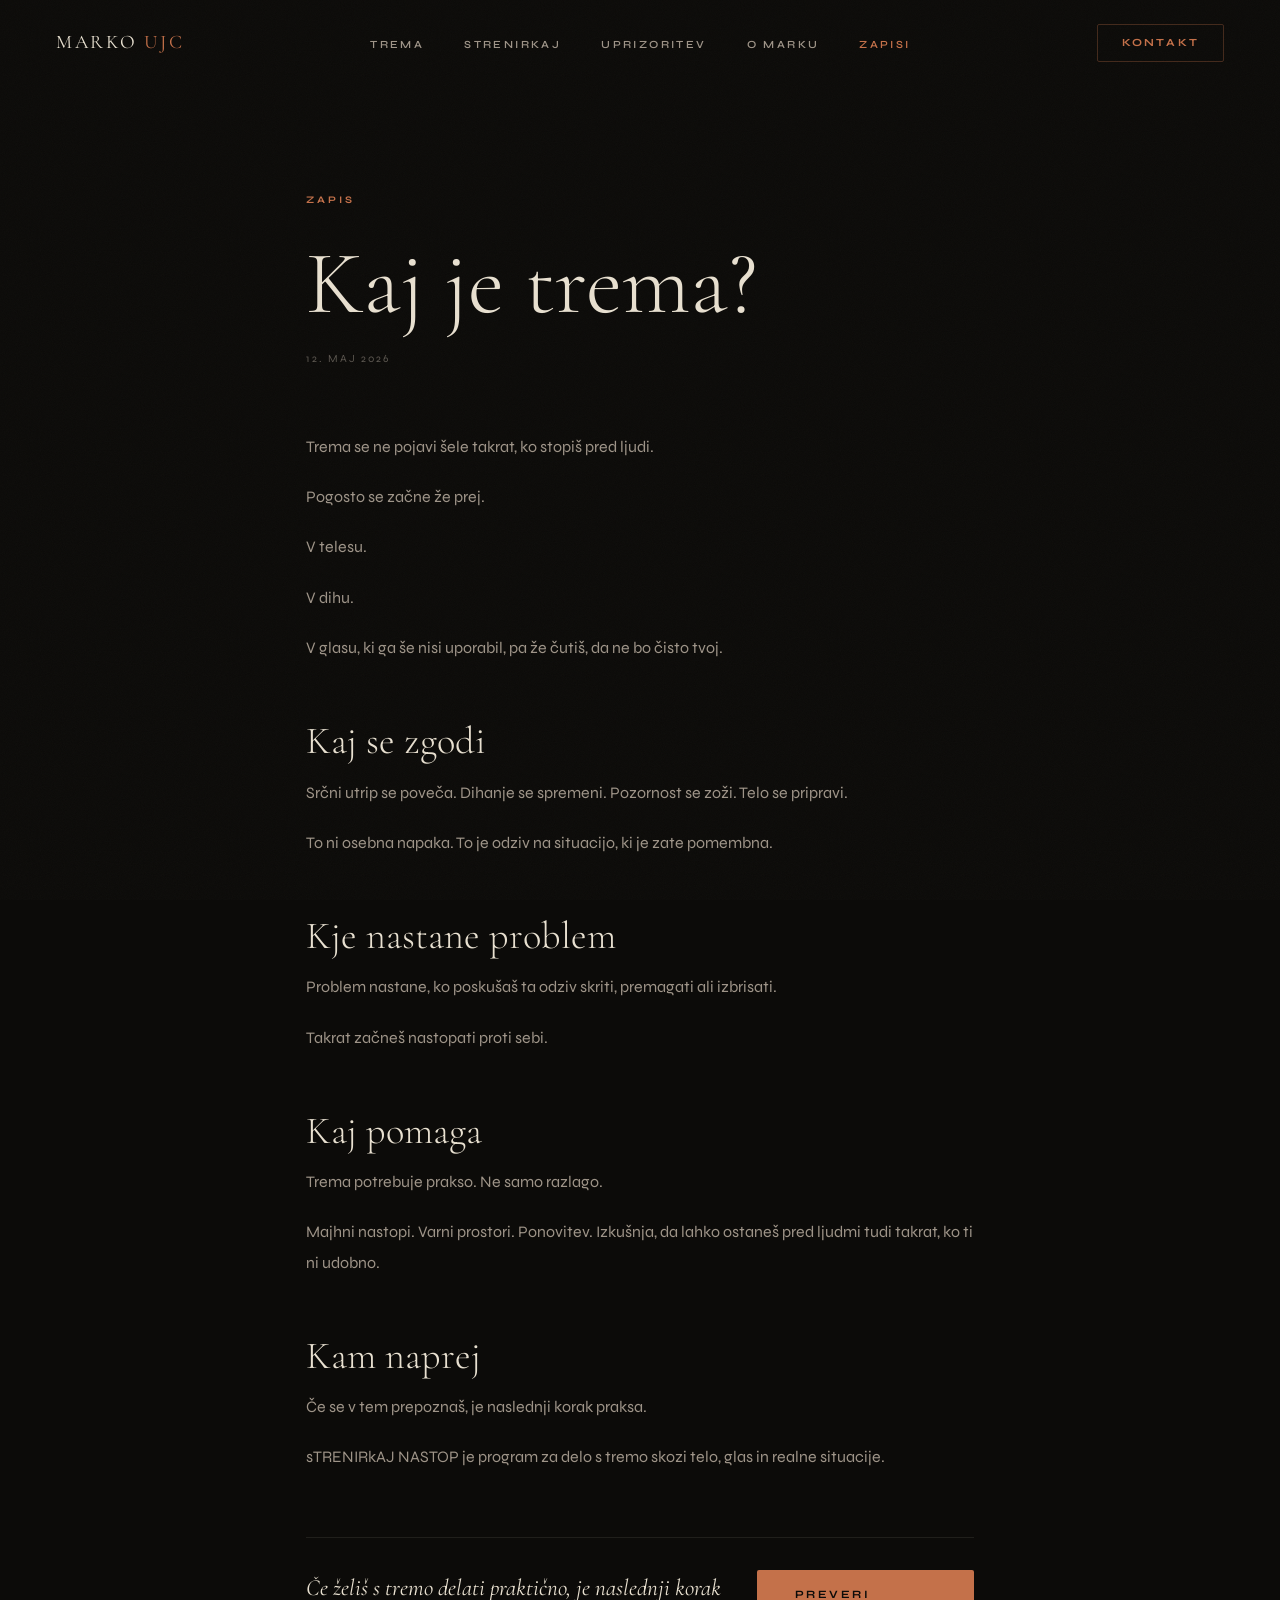
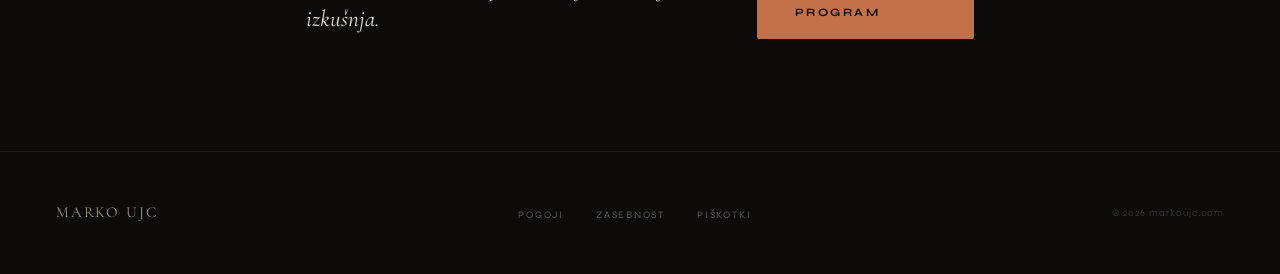
<file: zapisi/kaj-je-trema/index.html>
<!DOCTYPE html>
<html lang="sl">
<head>
  <meta charset="UTF-8" />
  <meta name="viewport" content="width=device-width, initial-scale=1.0" />
  <title>Kaj je trema? - Marko Ujc</title>
  <meta name="description" content="Trema ni napaka. Je odziv telesa na situacijo, ki jo doživlja kot pomembno." />
  <link rel="canonical" href="https://markoujc.com/zapisi/kaj-je-trema/" />
  <link rel="icon" href="data:image/svg+xml,<svg xmlns='http://www.w3.org/2000/svg' viewBox='0 0 100 100'><rect width='100' height='100' fill='%230c0b09'/><text y='.88em' font-size='68' font-family='Georgia,serif' fill='%23c4714a' font-style='italic' x='8'>M</text></svg>" />
  <meta property="og:type" content="article" />
  <meta property="og:title" content="Kaj je trema? - Marko Ujc" />
  <meta property="og:description" content="Trema ni napaka. Je odziv telesa na situacijo, ki jo doživlja kot pomembno." />
  <meta property="og:url" content="https://markoujc.com/zapisi/kaj-je-trema/" />
  <meta property="og:site_name" content="Marko Ujc" />
  <meta property="og:locale" content="sl_SI" />
  <meta name="twitter:card" content="summary" />
  <meta name="twitter:title" content="Kaj je trema? - Marko Ujc" />
  <meta name="twitter:description" content="Trema ni napaka. Je odziv telesa na situacijo, ki jo doživlja kot pomembno." />
  <link rel="preconnect" href="https://fonts.googleapis.com" />
  <link rel="preconnect" href="https://fonts.gstatic.com" crossorigin />
  <link href="https://fonts.googleapis.com/css2?family=Cormorant+Garamond:ital,wght@0,300;0,400;0,500;0,600;1,300;1,400;1,500&family=Syne:wght@400;500;600;700&display=swap" rel="stylesheet" />
  <link rel="stylesheet" href="../../css/style.css" />
  <style>
    .article-inner { max-width: 780px; margin: 0 auto; padding: 12rem 3.5rem 7rem; }
    .article-kicker { font-size: .63rem; font-weight: 700; letter-spacing: .3em; text-transform: uppercase; color: var(--accent); margin-bottom: 2rem; }
    .article-title { font-family: var(--ff-disp); font-size: clamp(3rem, 7vw, 6.5rem); font-weight: 300; line-height: .95; margin-bottom: 1.5rem; }
    .article-date { font-size: .68rem; letter-spacing: .18em; text-transform: uppercase; color: var(--cream-xs); margin-bottom: 4rem; }
    .article-body { color: var(--cream-dim); font-size: 1rem; line-height: 1.9; }
    .article-body h2 { font-family: var(--ff-disp); font-size: clamp(2rem, 3vw, 3rem); font-weight: 300; line-height: 1.05; color: var(--cream); margin: 3.6rem 0 1rem; }
    .article-body p { margin-bottom: 1.25rem; }
    .article-cta { margin-top: 4rem; border-top: 1px solid var(--line); padding-top: 2rem; display: flex; align-items: center; justify-content: space-between; gap: 2rem; }
    .article-cta p { font-family: var(--ff-disp); font-size: 1.45rem; font-style: italic; color: var(--cream); line-height: 1.35; }
    @media (max-width: 960px) {
      .article-inner { padding: 10rem 1.8rem 5rem; }
      .article-cta { align-items: flex-start; flex-direction: column; }
    }
  </style>
</head>
<body>
<nav class="site-nav" id="site-nav">
  <a href="../../index.html" class="nav-logo">Marko <span>Ujc</span></a>
  <ul class="nav-links">
    <li><a href="../../trema/index.html">Trema</a></li>
    <li><a href="../../strenirkaj-nastop/index.html">sTRENIRkAJ</a></li>
    <li><a href="../../uprizoritev/index.html">Uprizoritev</a></li>
    <li><a href="../../o-marku/index.html">O Marku</a></li>
    <li><a href="../../zapisi/index.html" class="active">Zapisi</a></li>
  </ul>
  <button class="nav-hamburger" id="hamburger" aria-label="Meni"><span></span><span></span><span></span></button>
  <a href="../../kontakt/index.html" class="nav-cta">Kontakt</a>
</nav>
<div class="nav-mobile" id="nav-mobile">
  <a href="../../trema/index.html">Trema</a>
  <a href="../../strenirkaj-nastop/index.html">sTRENIRkAJ NASTOP</a>
  <a href="../../uprizoritev/index.html">Uprizoritev</a>
  <a href="../../o-marku/index.html">O Marku</a>
  <a href="../../zapisi/index.html" class="active">Zapisi</a>
  <a href="../../kontakt/index.html">Kontakt</a>
</div>
<main class="article-inner">
  <p class="article-kicker">Zapis</p>
  <h1 class="article-title">Kaj je trema?</h1>
  <div class="article-date">12. maj 2026</div>
  <article class="article-body">
<p>Trema se ne pojavi šele takrat, ko stopiš pred ljudi.</p>
<p>Pogosto se začne že prej.</p>
<p>V telesu.</p>
<p>V dihu.</p>
<p>V glasu, ki ga še nisi uporabil, pa že čutiš, da ne bo čisto tvoj.</p>
<h2>Kaj se zgodi</h2>
<p>Srčni utrip se poveča. Dihanje se spremeni. Pozornost se zoži. Telo se pripravi.</p>
<p>To ni osebna napaka. To je odziv na situacijo, ki je zate pomembna.</p>
<h2>Kje nastane problem</h2>
<p>Problem nastane, ko poskušaš ta odziv skriti, premagati ali izbrisati.</p>
<p>Takrat začneš nastopati proti sebi.</p>
<h2>Kaj pomaga</h2>
<p>Trema potrebuje prakso. Ne samo razlago.</p>
<p>Majhni nastopi. Varni prostori. Ponovitev. Izkušnja, da lahko ostaneš pred ljudmi tudi takrat, ko ti ni udobno.</p>
<h2>Kam naprej</h2>
<p>Če se v tem prepoznaš, je naslednji korak praksa.</p>
<p>sTRENIRkAJ NASTOP je program za delo s tremo skozi telo, glas in realne situacije.</p>
  </article>
  <div class="article-cta">
    <p>Če želiš s tremo delati praktično, je naslednji korak izkušnja.</p>
    <a class="btn-primary" href="/strenirkaj-nastop/">Preveri program</a>
  </div>
</main>
<footer class="site-footer">
  <div class="footer-logo">Marko Ujc</div>
  <ul class="footer-links">
    <li><a href="../../pravno/pogoji.html">Pogoji</a></li>
    <li><a href="../../pravno/zasebnost.html">Zasebnost</a></li>
    <li><a href="../../pravno/piskotki.html">Piškotki</a></li>
  </ul>
  <div class="footer-copy">© 2026 markoujc.com</div>
</footer>
<script src="../../js/main.js"></script>
</body>
</html>
</file>
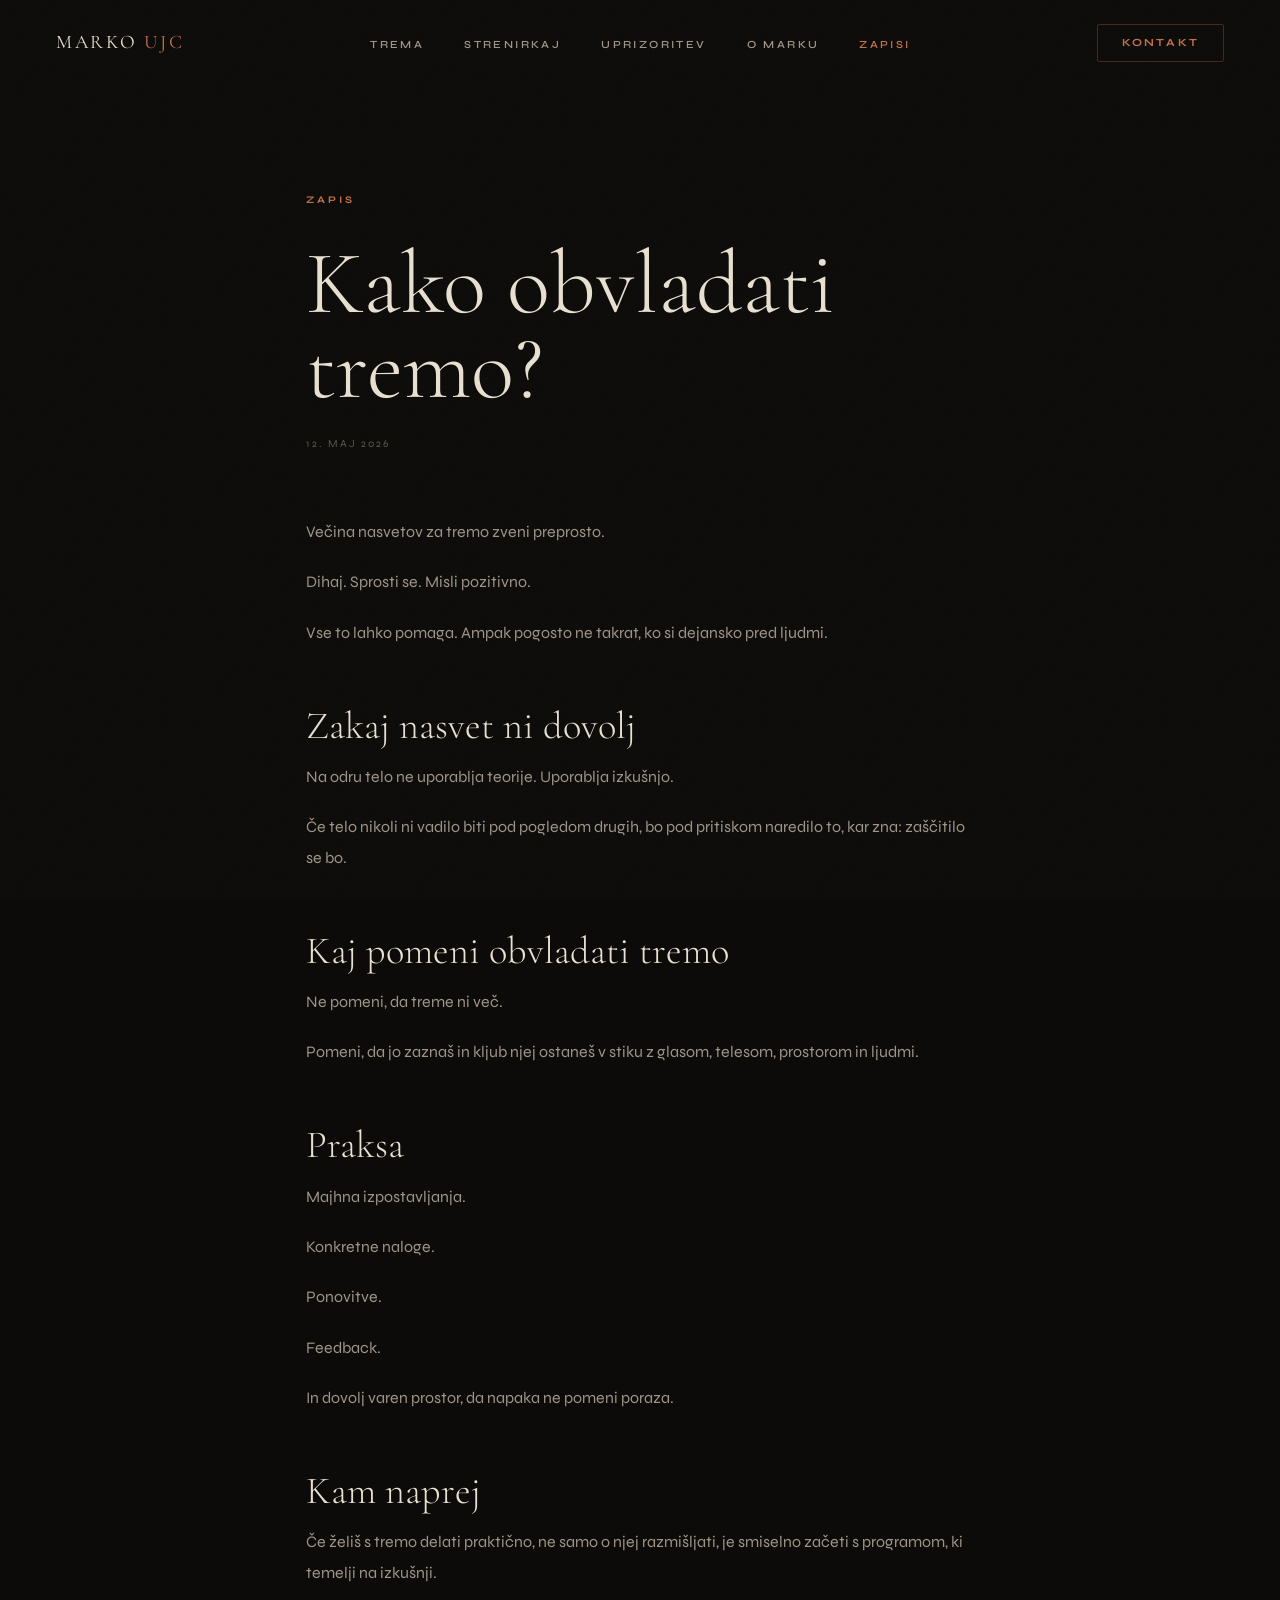
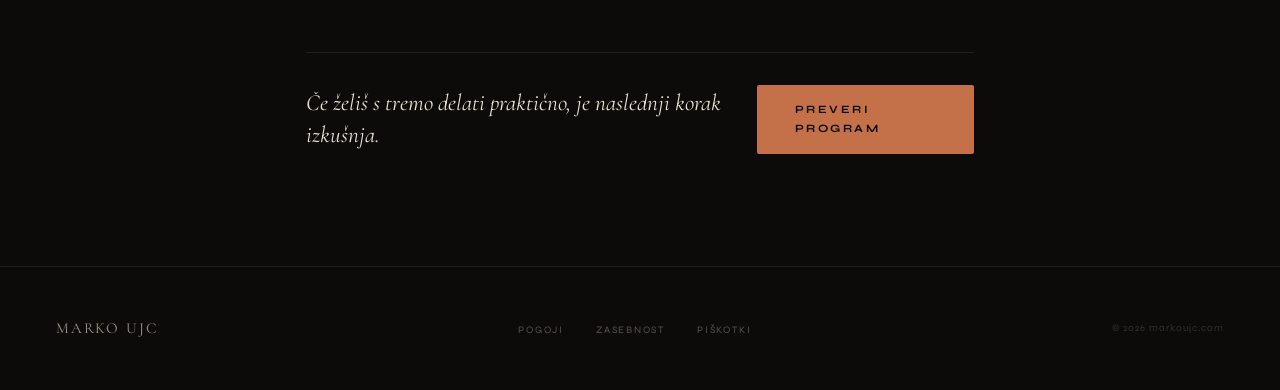
<file: zapisi/kako-obvladati-tremo/index.html>
<!DOCTYPE html>
<html lang="sl">
<head>
  <meta charset="UTF-8" />
  <meta name="viewport" content="width=device-width, initial-scale=1.0" />
  <title>Kako obvladati tremo? - Marko Ujc</title>
  <meta name="description" content="Trema se ne obvlada z enim nasvetom. Telo potrebuje izkušnjo, ponovitev in varen prostor za napako." />
  <link rel="canonical" href="https://markoujc.com/zapisi/kako-obvladati-tremo/" />
  <link rel="icon" href="data:image/svg+xml,<svg xmlns='http://www.w3.org/2000/svg' viewBox='0 0 100 100'><rect width='100' height='100' fill='%230c0b09'/><text y='.88em' font-size='68' font-family='Georgia,serif' fill='%23c4714a' font-style='italic' x='8'>M</text></svg>" />
  <meta property="og:type" content="article" />
  <meta property="og:title" content="Kako obvladati tremo? - Marko Ujc" />
  <meta property="og:description" content="Trema se ne obvlada z enim nasvetom. Telo potrebuje izkušnjo, ponovitev in varen prostor za napako." />
  <meta property="og:url" content="https://markoujc.com/zapisi/kako-obvladati-tremo/" />
  <meta property="og:site_name" content="Marko Ujc" />
  <meta property="og:locale" content="sl_SI" />
  <meta name="twitter:card" content="summary" />
  <meta name="twitter:title" content="Kako obvladati tremo? - Marko Ujc" />
  <meta name="twitter:description" content="Trema se ne obvlada z enim nasvetom. Telo potrebuje izkušnjo, ponovitev in varen prostor za napako." />
  <link rel="preconnect" href="https://fonts.googleapis.com" />
  <link rel="preconnect" href="https://fonts.gstatic.com" crossorigin />
  <link href="https://fonts.googleapis.com/css2?family=Cormorant+Garamond:ital,wght@0,300;0,400;0,500;0,600;1,300;1,400;1,500&family=Syne:wght@400;500;600;700&display=swap" rel="stylesheet" />
  <link rel="stylesheet" href="../../css/style.css" />
  <style>
    .article-inner { max-width: 780px; margin: 0 auto; padding: 12rem 3.5rem 7rem; }
    .article-kicker { font-size: .63rem; font-weight: 700; letter-spacing: .3em; text-transform: uppercase; color: var(--accent); margin-bottom: 2rem; }
    .article-title { font-family: var(--ff-disp); font-size: clamp(3rem, 7vw, 6.5rem); font-weight: 300; line-height: .95; margin-bottom: 1.5rem; }
    .article-date { font-size: .68rem; letter-spacing: .18em; text-transform: uppercase; color: var(--cream-xs); margin-bottom: 4rem; }
    .article-body { color: var(--cream-dim); font-size: 1rem; line-height: 1.9; }
    .article-body h2 { font-family: var(--ff-disp); font-size: clamp(2rem, 3vw, 3rem); font-weight: 300; line-height: 1.05; color: var(--cream); margin: 3.6rem 0 1rem; }
    .article-body p { margin-bottom: 1.25rem; }
    .article-cta { margin-top: 4rem; border-top: 1px solid var(--line); padding-top: 2rem; display: flex; align-items: center; justify-content: space-between; gap: 2rem; }
    .article-cta p { font-family: var(--ff-disp); font-size: 1.45rem; font-style: italic; color: var(--cream); line-height: 1.35; }
    @media (max-width: 960px) {
      .article-inner { padding: 10rem 1.8rem 5rem; }
      .article-cta { align-items: flex-start; flex-direction: column; }
    }
  </style>
</head>
<body>
<nav class="site-nav" id="site-nav">
  <a href="../../index.html" class="nav-logo">Marko <span>Ujc</span></a>
  <ul class="nav-links">
    <li><a href="../../trema/index.html">Trema</a></li>
    <li><a href="../../strenirkaj-nastop/index.html">sTRENIRkAJ</a></li>
    <li><a href="../../uprizoritev/index.html">Uprizoritev</a></li>
    <li><a href="../../o-marku/index.html">O Marku</a></li>
    <li><a href="../../zapisi/index.html" class="active">Zapisi</a></li>
  </ul>
  <button class="nav-hamburger" id="hamburger" aria-label="Meni"><span></span><span></span><span></span></button>
  <a href="../../kontakt/index.html" class="nav-cta">Kontakt</a>
</nav>
<div class="nav-mobile" id="nav-mobile">
  <a href="../../trema/index.html">Trema</a>
  <a href="../../strenirkaj-nastop/index.html">sTRENIRkAJ NASTOP</a>
  <a href="../../uprizoritev/index.html">Uprizoritev</a>
  <a href="../../o-marku/index.html">O Marku</a>
  <a href="../../zapisi/index.html" class="active">Zapisi</a>
  <a href="../../kontakt/index.html">Kontakt</a>
</div>
<main class="article-inner">
  <p class="article-kicker">Zapis</p>
  <h1 class="article-title">Kako obvladati tremo?</h1>
  <div class="article-date">12. maj 2026</div>
  <article class="article-body">
<p>Večina nasvetov za tremo zveni preprosto.</p>
<p>Dihaj. Sprosti se. Misli pozitivno.</p>
<p>Vse to lahko pomaga. Ampak pogosto ne takrat, ko si dejansko pred ljudmi.</p>
<h2>Zakaj nasvet ni dovolj</h2>
<p>Na odru telo ne uporablja teorije. Uporablja izkušnjo.</p>
<p>Če telo nikoli ni vadilo biti pod pogledom drugih, bo pod pritiskom naredilo to, kar zna: zaščitilo se bo.</p>
<h2>Kaj pomeni obvladati tremo</h2>
<p>Ne pomeni, da treme ni več.</p>
<p>Pomeni, da jo zaznaš in kljub njej ostaneš v stiku z glasom, telesom, prostorom in ljudmi.</p>
<h2>Praksa</h2>
<p>Majhna izpostavljanja.</p>
<p>Konkretne naloge.</p>
<p>Ponovitve.</p>
<p>Feedback.</p>
<p>In dovolj varen prostor, da napaka ne pomeni poraza.</p>
<h2>Kam naprej</h2>
<p>Če želiš s tremo delati praktično, ne samo o njej razmišljati, je smiselno začeti s programom, ki temelji na izkušnji.</p>
  </article>
  <div class="article-cta">
    <p>Če želiš s tremo delati praktično, je naslednji korak izkušnja.</p>
    <a class="btn-primary" href="/strenirkaj-nastop/">Preveri program</a>
  </div>
</main>
<footer class="site-footer">
  <div class="footer-logo">Marko Ujc</div>
  <ul class="footer-links">
    <li><a href="../../pravno/pogoji.html">Pogoji</a></li>
    <li><a href="../../pravno/zasebnost.html">Zasebnost</a></li>
    <li><a href="../../pravno/piskotki.html">Piškotki</a></li>
  </ul>
  <div class="footer-copy">© 2026 markoujc.com</div>
</footer>
<script src="../../js/main.js"></script>
</body>
</html>
</file>
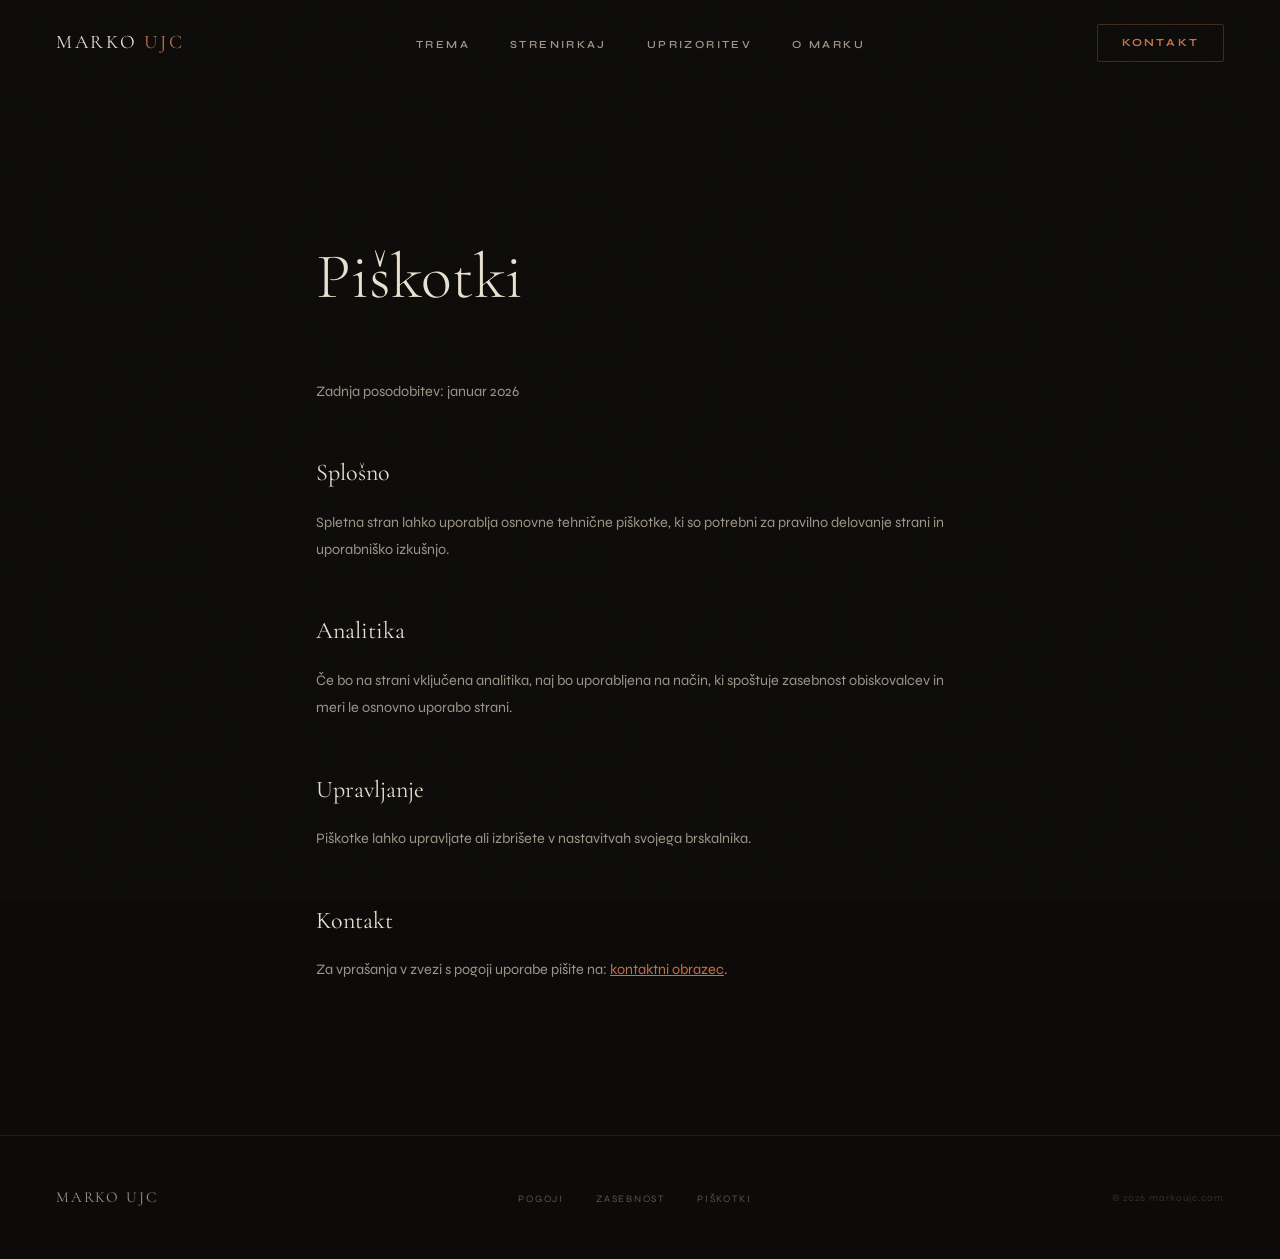
<file: pravno/piskotki.html>
<!DOCTYPE html>
<html lang="sl">
<head>
  <meta charset="UTF-8" /><meta name="viewport" content="width=device-width, initial-scale=1.0" />
  <title>Piškotki – Marko Ujc</title>
  <link rel="preconnect" href="https://fonts.googleapis.com" />
  <link rel="preconnect" href="https://fonts.gstatic.com" crossorigin />
  <link href="https://fonts.googleapis.com/css2?family=Cormorant+Garamond:ital,wght@0,300;0,400;0,500;0,600;1,300;1,400;1,500&family=Syne:wght@400;500;600;700&display=swap" rel="stylesheet" />
  <link rel="stylesheet" href="../css/style.css" />
  <style>
    .legal-inner { max-width: 760px; margin: 0 auto; padding: 14rem 3.5rem 8rem; }
    .legal-inner h1 { font-family: var(--ff-disp); font-size: clamp(2.5rem,5vw,5rem); font-weight: 300; margin-bottom: 3rem; }
    .legal-inner h1 em { font-style: italic; color: var(--accent); }
    .legal-inner p { font-size: .9rem; color: var(--cream-dim); line-height: 1.9; margin-bottom: 1.5rem; }
    .legal-inner h2 { font-family: var(--ff-disp); font-size: 1.5rem; font-weight: 400; margin: 3rem 0 1rem; color: var(--cream); }
    @media (max-width: 960px) { .legal-inner { padding: 10rem 1.8rem 5rem; } }
  </style>
</head>
<body>
<nav class="site-nav" id="site-nav">
  <a href="../index.html" class="nav-logo">Marko <span>Ujc</span></a>
  <ul class="nav-links">
    <li><a href="../trema/index.html">Trema</a></li>
    <li><a href="../strenirkaj-nastop/index.html">sTRENIRkAJ</a></li>
    <li><a href="../uprizoritev/index.html">Uprizoritev</a></li>
    <li><a href="../o-marku/index.html">O Marku</a></li>
  </ul>
  <button class="nav-hamburger" id="hamburger" aria-label="Meni"><span></span><span></span><span></span></button>
  <a href="../kontakt/index.html" class="nav-cta">Kontakt</a>
</nav>
<div class="nav-mobile" id="nav-mobile">
  <a href="../trema/index.html">Trema</a>
  <a href="../strenirkaj-nastop/index.html">sTRENIRkAJ NASTOP</a>
  <a href="../uprizoritev/index.html">Uprizoritev</a>
  <a href="../o-marku/index.html">O Marku</a>
  <a href="../kontakt/index.html">Kontakt</a>
</div>

<!-- UREDI PRAVNO BESEDILO TUKAJ -->
<div class="legal-inner">
  <h1>Piškotki</h1>
  <p>Zadnja posodobitev: januar 2026</p>
  <h2>Splošno</h2>
  <p>Spletna stran lahko uporablja osnovne tehnične piškotke, ki so potrebni za pravilno delovanje strani in uporabniško izkušnjo.</p>
  <h2>Analitika</h2>
  <p>Če bo na strani vključena analitika, naj bo uporabljena na način, ki spoštuje zasebnost obiskovalcev in meri le osnovno uporabo strani.</p>
  <h2>Upravljanje</h2>
  <p>Piškotke lahko upravljate ali izbrišete v nastavitvah svojega brskalnika.</p>
  <h2>Kontakt</h2>
  <p>Za vprašanja v zvezi s pogoji uporabe pišite na: <a href="../kontakt/index.html" style="color:var(--accent)">kontaktni obrazec</a>.</p>
</div>

<footer class="site-footer">
  <div class="footer-logo">Marko Ujc</div>
  <ul class="footer-links">
    <li><a href="pogoji.html">Pogoji</a></li>
    <li><a href="zasebnost.html">Zasebnost</a></li>
    <li><a href="piskotki.html">Piškotki</a></li>
  </ul>
  <div class="footer-copy">© 2026 markoujc.com</div>
</footer>
<script src="../js/main.js"></script>
</body>
</html>
</file>
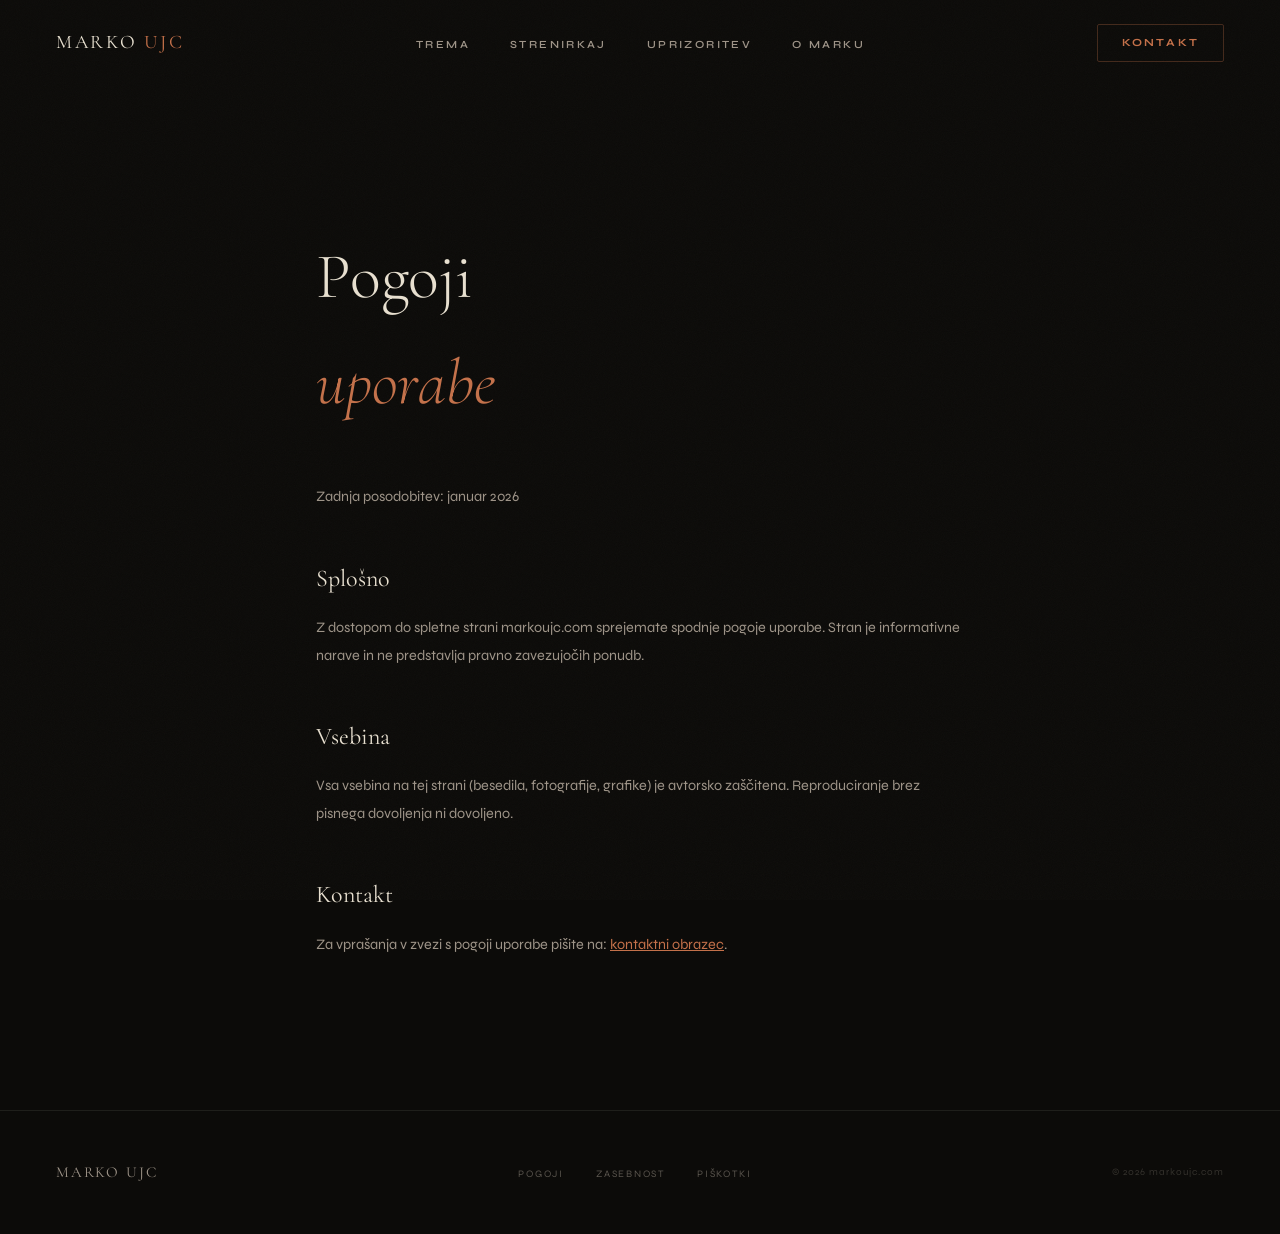
<file: pravno/pogoji.html>
<!DOCTYPE html>
<html lang="sl">
<head>
  <meta charset="UTF-8" /><meta name="viewport" content="width=device-width, initial-scale=1.0" />
  <title>Pogoji uporabe – Marko Ujc</title>
  <link rel="preconnect" href="https://fonts.googleapis.com" />
  <link rel="preconnect" href="https://fonts.gstatic.com" crossorigin />
  <link href="https://fonts.googleapis.com/css2?family=Cormorant+Garamond:ital,wght@0,300;0,400;0,500;0,600;1,300;1,400;1,500&family=Syne:wght@400;500;600;700&display=swap" rel="stylesheet" />
  <link rel="stylesheet" href="../css/style.css" />
  <style>
    .legal-inner { max-width: 760px; margin: 0 auto; padding: 14rem 3.5rem 8rem; }
    .legal-inner h1 { font-family: var(--ff-disp); font-size: clamp(2.5rem,5vw,5rem); font-weight: 300; margin-bottom: 3rem; }
    .legal-inner h1 em { font-style: italic; color: var(--accent); }
    .legal-inner p { font-size: .9rem; color: var(--cream-dim); line-height: 1.9; margin-bottom: 1.5rem; }
    .legal-inner h2 { font-family: var(--ff-disp); font-size: 1.5rem; font-weight: 400; margin: 3rem 0 1rem; color: var(--cream); }
    @media (max-width: 960px) { .legal-inner { padding: 10rem 1.8rem 5rem; } }
  </style>
</head>
<body>
<nav class="site-nav" id="site-nav">
  <a href="../index.html" class="nav-logo">Marko <span>Ujc</span></a>
  <ul class="nav-links">
    <li><a href="../trema/index.html">Trema</a></li>
    <li><a href="../strenirkaj-nastop/index.html">sTRENIRkAJ</a></li>
    <li><a href="../uprizoritev/index.html">Uprizoritev</a></li>
    <li><a href="../o-marku/index.html">O Marku</a></li>
  </ul>
  <button class="nav-hamburger" id="hamburger" aria-label="Meni"><span></span><span></span><span></span></button>
  <a href="../kontakt/index.html" class="nav-cta">Kontakt</a>
</nav>
<div class="nav-mobile" id="nav-mobile">
  <a href="../trema/index.html">Trema</a>
  <a href="../strenirkaj-nastop/index.html">sTRENIRkAJ NASTOP</a>
  <a href="../uprizoritev/index.html">Uprizoritev</a>
  <a href="../o-marku/index.html">O Marku</a>
  <a href="../kontakt/index.html">Kontakt</a>
</div>

<!-- UREDI PRAVNO BESEDILO TUKAJ -->
<div class="legal-inner">
  <h1>Pogoji<br><em>uporabe</em></h1>
  <p>Zadnja posodobitev: januar 2026</p>
  <h2>Splošno</h2>
  <p>Z dostopom do spletne strani markoujc.com sprejemate spodnje pogoje uporabe. Stran je informativne narave in ne predstavlja pravno zavezujočih ponudb.</p>
  <h2>Vsebina</h2>
  <p>Vsa vsebina na tej strani (besedila, fotografije, grafike) je avtorsko zaščitena. Reproduciranje brez pisnega dovoljenja ni dovoljeno.</p>
  <h2>Kontakt</h2>
  <p>Za vprašanja v zvezi s pogoji uporabe pišite na: <a href="../kontakt/index.html" style="color:var(--accent)">kontaktni obrazec</a>.</p>
</div>

<footer class="site-footer">
  <div class="footer-logo">Marko Ujc</div>
  <ul class="footer-links">
    <li><a href="pogoji.html">Pogoji</a></li>
    <li><a href="zasebnost.html">Zasebnost</a></li>
    <li><a href="piskotki.html">Piškotki</a></li>
  </ul>
  <div class="footer-copy">© 2026 markoujc.com</div>
</footer>
<script src="../js/main.js"></script>
</body>
</html>
</file>
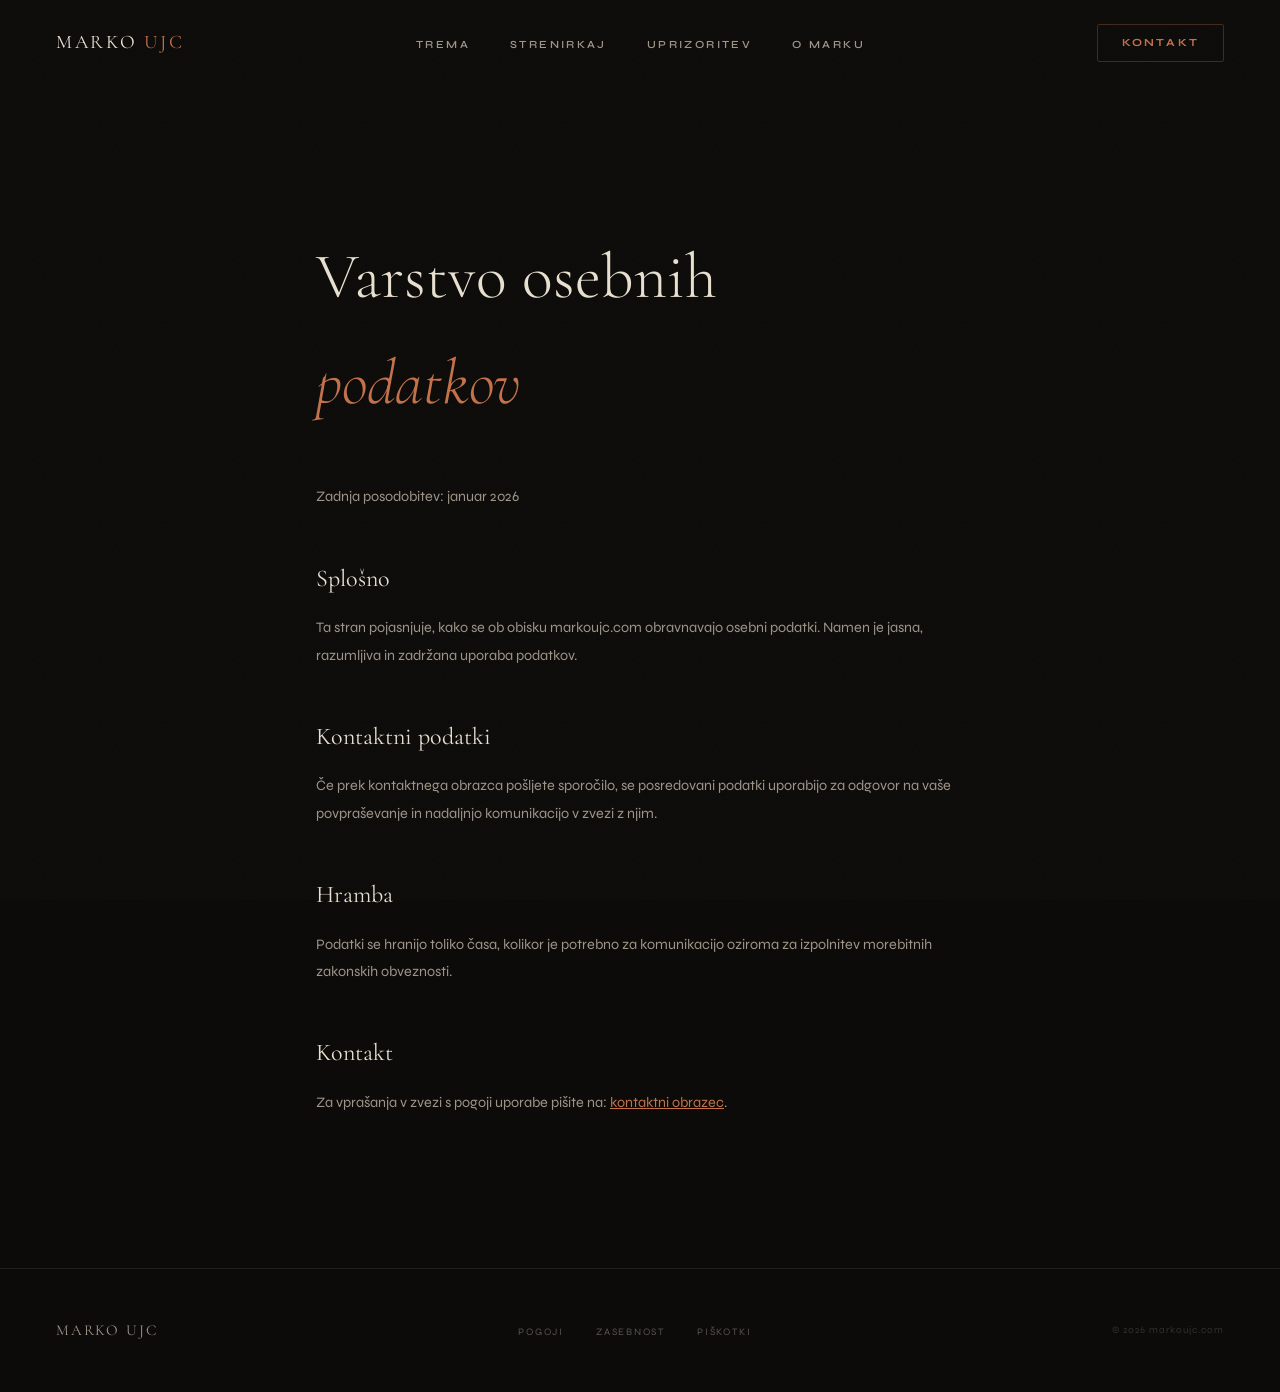
<file: pravno/zasebnost.html>
<!DOCTYPE html>
<html lang="sl">
<head>
  <meta charset="UTF-8" /><meta name="viewport" content="width=device-width, initial-scale=1.0" />
  <title>Varstvo osebnih podatkov – Marko Ujc</title>
  <link rel="preconnect" href="https://fonts.googleapis.com" />
  <link rel="preconnect" href="https://fonts.gstatic.com" crossorigin />
  <link href="https://fonts.googleapis.com/css2?family=Cormorant+Garamond:ital,wght@0,300;0,400;0,500;0,600;1,300;1,400;1,500&family=Syne:wght@400;500;600;700&display=swap" rel="stylesheet" />
  <link rel="stylesheet" href="../css/style.css" />
  <style>
    .legal-inner { max-width: 760px; margin: 0 auto; padding: 14rem 3.5rem 8rem; }
    .legal-inner h1 { font-family: var(--ff-disp); font-size: clamp(2.5rem,5vw,5rem); font-weight: 300; margin-bottom: 3rem; }
    .legal-inner h1 em { font-style: italic; color: var(--accent); }
    .legal-inner p { font-size: .9rem; color: var(--cream-dim); line-height: 1.9; margin-bottom: 1.5rem; }
    .legal-inner h2 { font-family: var(--ff-disp); font-size: 1.5rem; font-weight: 400; margin: 3rem 0 1rem; color: var(--cream); }
    @media (max-width: 960px) { .legal-inner { padding: 10rem 1.8rem 5rem; } }
  </style>
</head>
<body>
<nav class="site-nav" id="site-nav">
  <a href="../index.html" class="nav-logo">Marko <span>Ujc</span></a>
  <ul class="nav-links">
    <li><a href="../trema/index.html">Trema</a></li>
    <li><a href="../strenirkaj-nastop/index.html">sTRENIRkAJ</a></li>
    <li><a href="../uprizoritev/index.html">Uprizoritev</a></li>
    <li><a href="../o-marku/index.html">O Marku</a></li>
  </ul>
  <button class="nav-hamburger" id="hamburger" aria-label="Meni"><span></span><span></span><span></span></button>
  <a href="../kontakt/index.html" class="nav-cta">Kontakt</a>
</nav>
<div class="nav-mobile" id="nav-mobile">
  <a href="../trema/index.html">Trema</a>
  <a href="../strenirkaj-nastop/index.html">sTRENIRkAJ NASTOP</a>
  <a href="../uprizoritev/index.html">Uprizoritev</a>
  <a href="../o-marku/index.html">O Marku</a>
  <a href="../kontakt/index.html">Kontakt</a>
</div>

<!-- UREDI PRAVNO BESEDILO TUKAJ -->
<div class="legal-inner">
  <h1>Varstvo osebnih<br><em>podatkov</em></h1>
  <p>Zadnja posodobitev: januar 2026</p>
  <h2>Splošno</h2>
  <p>Ta stran pojasnjuje, kako se ob obisku markoujc.com obravnavajo osebni podatki. Namen je jasna, razumljiva in zadržana uporaba podatkov.</p>
  <h2>Kontaktni podatki</h2>
  <p>Če prek kontaktnega obrazca pošljete sporočilo, se posredovani podatki uporabijo za odgovor na vaše povpraševanje in nadaljnjo komunikacijo v zvezi z njim.</p>
  <h2>Hramba</h2>
  <p>Podatki se hranijo toliko časa, kolikor je potrebno za komunikacijo oziroma za izpolnitev morebitnih zakonskih obveznosti.</p>
  <h2>Kontakt</h2>
  <p>Za vprašanja v zvezi s pogoji uporabe pišite na: <a href="../kontakt/index.html" style="color:var(--accent)">kontaktni obrazec</a>.</p>
</div>

<footer class="site-footer">
  <div class="footer-logo">Marko Ujc</div>
  <ul class="footer-links">
    <li><a href="pogoji.html">Pogoji</a></li>
    <li><a href="zasebnost.html">Zasebnost</a></li>
    <li><a href="piskotki.html">Piškotki</a></li>
  </ul>
  <div class="footer-copy">© 2026 markoujc.com</div>
</footer>
<script src="../js/main.js"></script>
</body>
</html>
</file>
<file: css/style.css>
/* ============================================================
   MARKO UJC – SKUPNA STILSKA DATOTEKA
   ============================================================

   KAKO UREJATI:
   – Barve:    Spremeni vrednosti v razdelku :root (spodaj)
   – Pisave:   Zamenjaj Google Fonts link v <head> vsake strani
   – Besedilo: Uredi direktno v HTML datotekah

   BARVNA PALETA:
   --bg        Ozadje (zelo temno)
   --cream     Glavno besedilo
   --accent    Terracotta poudarek (#c4714a)
   --line      Subtilne črte in obrobe

   ============================================================ */

*, *::before, *::after { box-sizing: border-box; margin: 0; padding: 0; }

:root {
  --bg:        #0c0b09;
  --bg2:       #111009;
  --bg3:       #161410;
  --cream:     #e8e0d0;
  --cream-dim: #9e9488;
  --cream-xs:  #5a554e;
  --accent:    #c4714a;   /* ← GLAVNA BARVA POUDARKA – zamenjaj tukaj */
  --accent-lt: #d4895e;
  --line:      rgba(232,224,208,.09);
  --ff-disp:   'Cormorant Garamond', Georgia, serif;
  --ff-body:   'Syne', sans-serif;
}

html { scroll-behavior: smooth; }

body {
  background: var(--bg);
  color: var(--cream);
  font-family: var(--ff-body);
  font-size: 16px;
  line-height: 1.65;
  overflow-x: hidden;
}

/* Filmski šum v ozadju */
body::before {
  content: '';
  position: fixed; inset: 0; z-index: 0; pointer-events: none;
  opacity: .028;
  background-image: url("data:image/svg+xml,%3Csvg viewBox='0 0 256 256' xmlns='http://www.w3.org/2000/svg'%3E%3Cfilter id='n'%3E%3CfeTurbulence type='fractalNoise' baseFrequency='.85' numOctaves='4' stitchTiles='stitch'/%3E%3C/filter%3E%3Crect width='100%25' height='100%25' filter='url(%23n)'/%3E%3C/svg%3E");
  background-size: 200px;
}

/* ── NAVIGACIJA ── */
.site-nav {
  position: fixed; top: 0; left: 0; right: 0; z-index: 100;
  display: flex; align-items: center; justify-content: space-between;
  padding: 1.5rem 3.5rem;
  border-bottom: 1px solid transparent;
  transition: border-color .4s, background .4s, backdrop-filter .4s;
}
.site-nav.scrolled {
  border-color: var(--line);
  background: rgba(12,11,9,.88);
  backdrop-filter: blur(18px);
}
.nav-logo {
  font-family: var(--ff-disp);
  font-size: 1.2rem; font-weight: 400;
  letter-spacing: .14em; text-transform: uppercase;
  color: var(--cream); text-decoration: none;
}
.nav-logo span { color: var(--accent); }
.nav-links { display: flex; gap: 2.5rem; list-style: none; }
.nav-links a {
  font-size: .68rem; font-weight: 600;
  letter-spacing: .22em; text-transform: uppercase;
  color: var(--cream-dim); text-decoration: none;
  transition: color .2s;
}
.nav-links a:hover,
.nav-links a.active { color: var(--cream); }
.nav-links a.active { color: var(--accent); }
.nav-cta {
  font-size: .68rem; font-weight: 700;
  letter-spacing: .2em; text-transform: uppercase;
  color: var(--accent); text-decoration: none;
  border: 1px solid rgba(196,113,74,.3);
  padding: .55rem 1.5rem; border-radius: 2px;
  transition: background .2s, color .2s, border-color .2s;
}
.nav-cta:hover { background: var(--accent); color: var(--bg); border-color: var(--accent); }

/* Mobilni hamburger */
.nav-hamburger {
  display: none;
  flex-direction: column; gap: 5px;
  background: none; border: none; cursor: pointer;
  padding: .4rem;
}
.nav-hamburger span {
  display: block; width: 22px; height: 1px;
  background: var(--cream);
  transition: transform .3s, opacity .3s;
}
.nav-hamburger.open span:nth-child(1) { transform: rotate(45deg) translate(4px, 4px); }
.nav-hamburger.open span:nth-child(2) { opacity: 0; }
.nav-hamburger.open span:nth-child(3) { transform: rotate(-45deg) translate(4px, -4px); }

/* Mobilni meni */
.nav-mobile {
  display: none;
  position: fixed; top: 0; left: 0; right: 0; bottom: 0;
  background: rgba(12,11,9,.97);
  z-index: 99;
  flex-direction: column; align-items: center; justify-content: center;
  gap: 2.5rem;
}
.nav-mobile.open { display: flex; }
.nav-mobile a {
  font-family: var(--ff-disp);
  font-size: clamp(2rem, 6vw, 4rem);
  font-weight: 300; font-style: italic;
  color: var(--cream-dim); text-decoration: none;
  letter-spacing: .05em;
  transition: color .2s;
}
.nav-mobile a:hover,
.nav-mobile a.active { color: var(--accent); }

/* ── BREADCRUMB ── */
.breadcrumb {
  position: relative; z-index: 1;
  padding: 8rem 3.5rem 0;
  display: flex; align-items: center; gap: .8rem;
}
.breadcrumb a {
  font-size: .62rem; letter-spacing: .2em; text-transform: uppercase;
  color: var(--cream-xs); text-decoration: none; transition: color .2s;
}
.breadcrumb a:hover { color: var(--cream-dim); }
.breadcrumb-sep { color: var(--cream-xs); font-size: .62rem; }
.breadcrumb-current {
  font-size: .62rem; letter-spacing: .2em; text-transform: uppercase;
  color: var(--accent);
}

/* ── GUMBI ── */
.btn-primary {
  display: inline-block;
  font-size: .7rem; font-weight: 700;
  letter-spacing: .22em; text-transform: uppercase;
  color: var(--bg); background: var(--accent);
  text-decoration: none;
  padding: 1rem 2.4rem; border-radius: 2px;
  transition: background .2s, transform .2s;
  font-family: var(--ff-body);
}
.btn-primary:hover { background: var(--accent-lt); transform: translateY(-2px); }

.btn-ghost {
  display: inline-block;
  font-size: .7rem; font-weight: 600;
  letter-spacing: .2em; text-transform: uppercase;
  color: var(--cream-dim); text-decoration: none;
  transition: color .2s;
  font-family: var(--ff-body);
}
.btn-ghost:hover { color: var(--cream); }
.btn-ghost::after { content: ' →'; }

/* ── SKUPNE KOMPONENTE ── */
.section-label {
  font-size: .63rem; font-weight: 700;
  letter-spacing: .3em; text-transform: uppercase;
  color: var(--accent); margin-bottom: 2rem;
}

/* ── FOOTER ── */
.site-footer {
  position: relative; z-index: 1;
  border-top: 1px solid var(--line);
  padding: 3rem 3.5rem;
  display: flex; align-items: center; justify-content: space-between;
}
.footer-logo {
  font-family: var(--ff-disp);
  font-size: .95rem; letter-spacing: .12em; text-transform: uppercase;
  color: var(--cream-dim);
}
.footer-links { display: flex; gap: 2rem; list-style: none; }
.footer-links a {
  font-size: .62rem; letter-spacing: .18em; text-transform: uppercase;
  color: var(--cream-xs); text-decoration: none; transition: color .2s;
}
.footer-links a:hover { color: var(--cream-dim); }
.footer-copy { font-size: .62rem; color: rgba(90,85,78,.5); letter-spacing: .1em; }

/* ── ANIMACIJE ── */
@keyframes fadeUp {
  from { opacity: 0; transform: translateY(28px); }
  to   { opacity: 1; transform: translateY(0); }
}
@keyframes fadeIn {
  from { opacity: 0; } to { opacity: 1; }
}

.anim-fadeup { opacity: 0; animation: fadeUp .9s forwards; }
.anim-delay-1 { animation-delay: .15s; }
.anim-delay-2 { animation-delay: .3s; }
.anim-delay-3 { animation-delay: .5s; }
.anim-delay-4 { animation-delay: .7s; }

.reveal {
  opacity: 0; transform: translateY(24px);
  transition: opacity .8s ease, transform .8s ease;
}
.reveal.visible { opacity: 1; transform: none; }
.rd1 { transition-delay: .1s; }
.rd2 { transition-delay: .2s; }
.rd3 { transition-delay: .3s; }
.rd4 { transition-delay: .4s; }

/* ── ODZIVNI DESIGN (mobilno) ── */
@media (max-width: 960px) {
  .site-nav { padding: 1.2rem 1.8rem; }
  .nav-links, .nav-cta { display: none; }
  .nav-hamburger { display: flex; }
  .breadcrumb { padding: 7rem 1.8rem 0; }
  .site-footer {
    flex-direction: column; gap: 1.5rem;
    text-align: center; padding: 2.5rem 1.8rem;
  }
}
</file>
